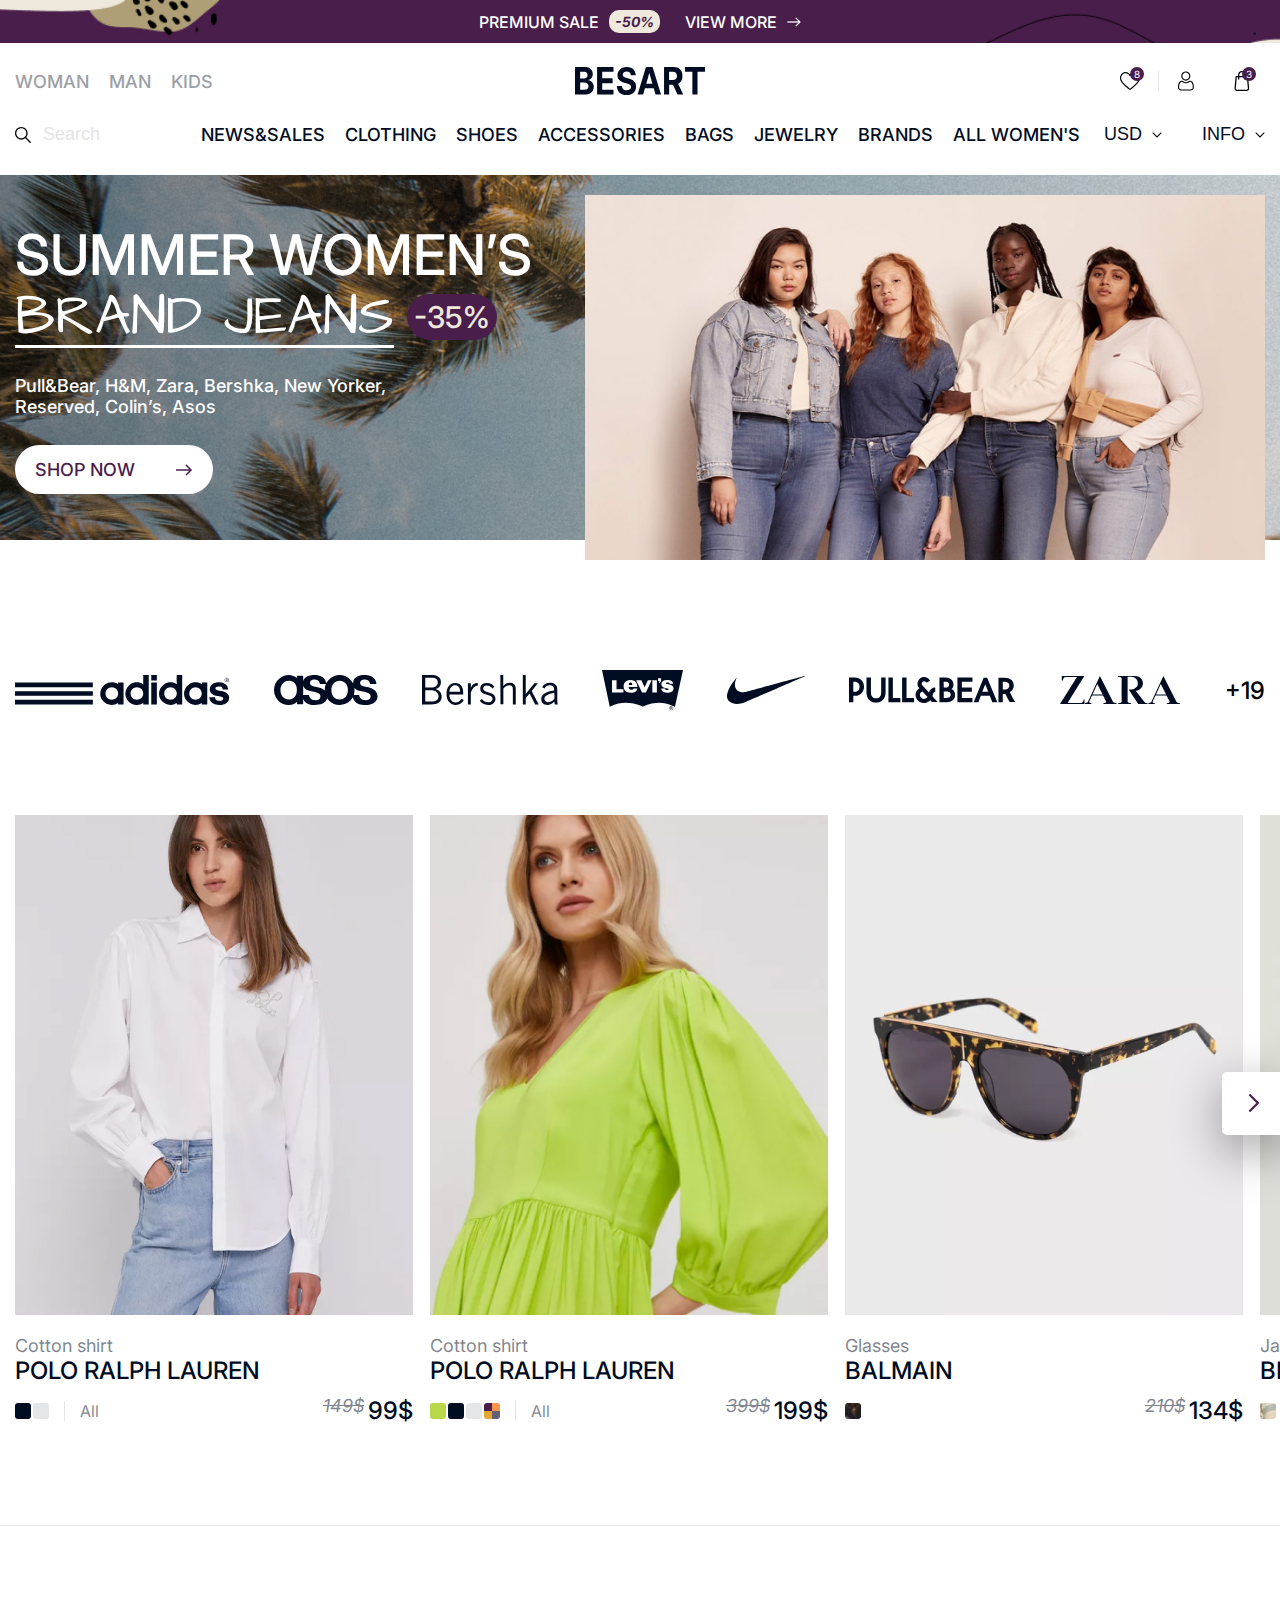
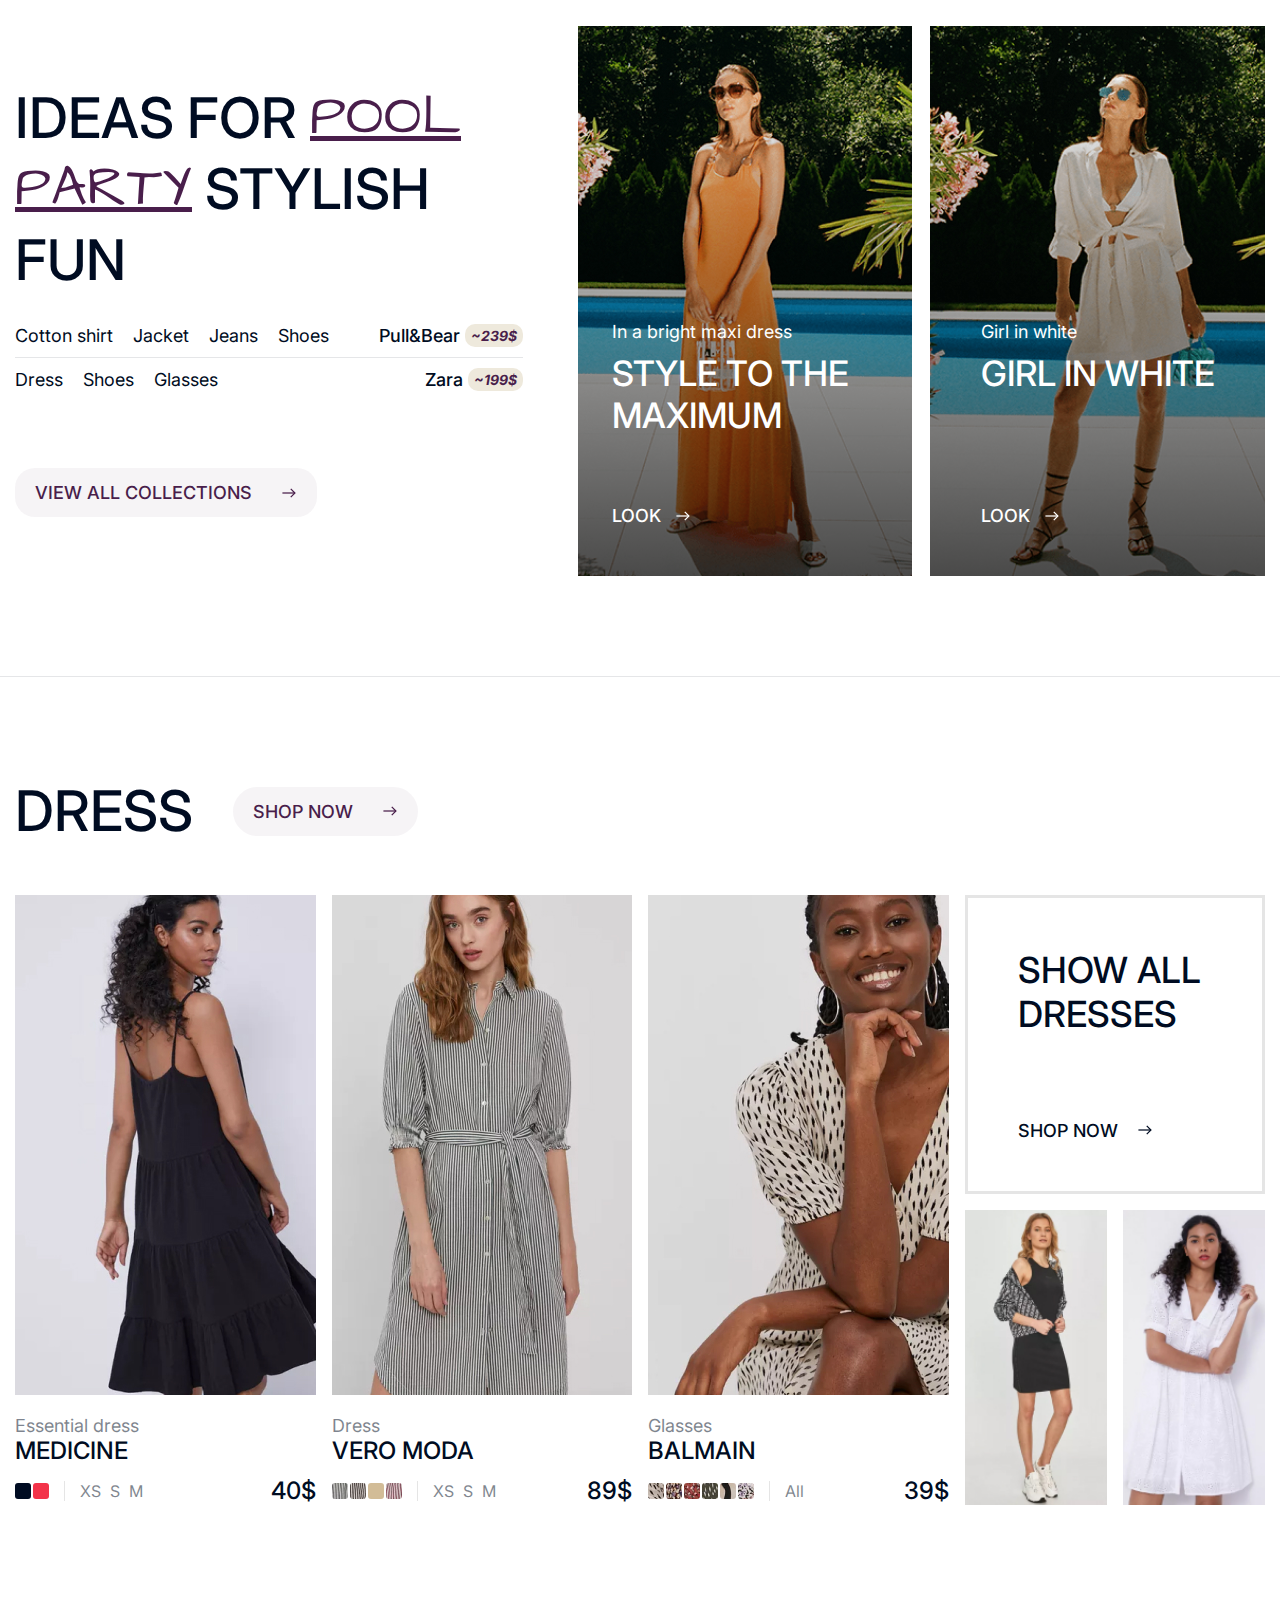
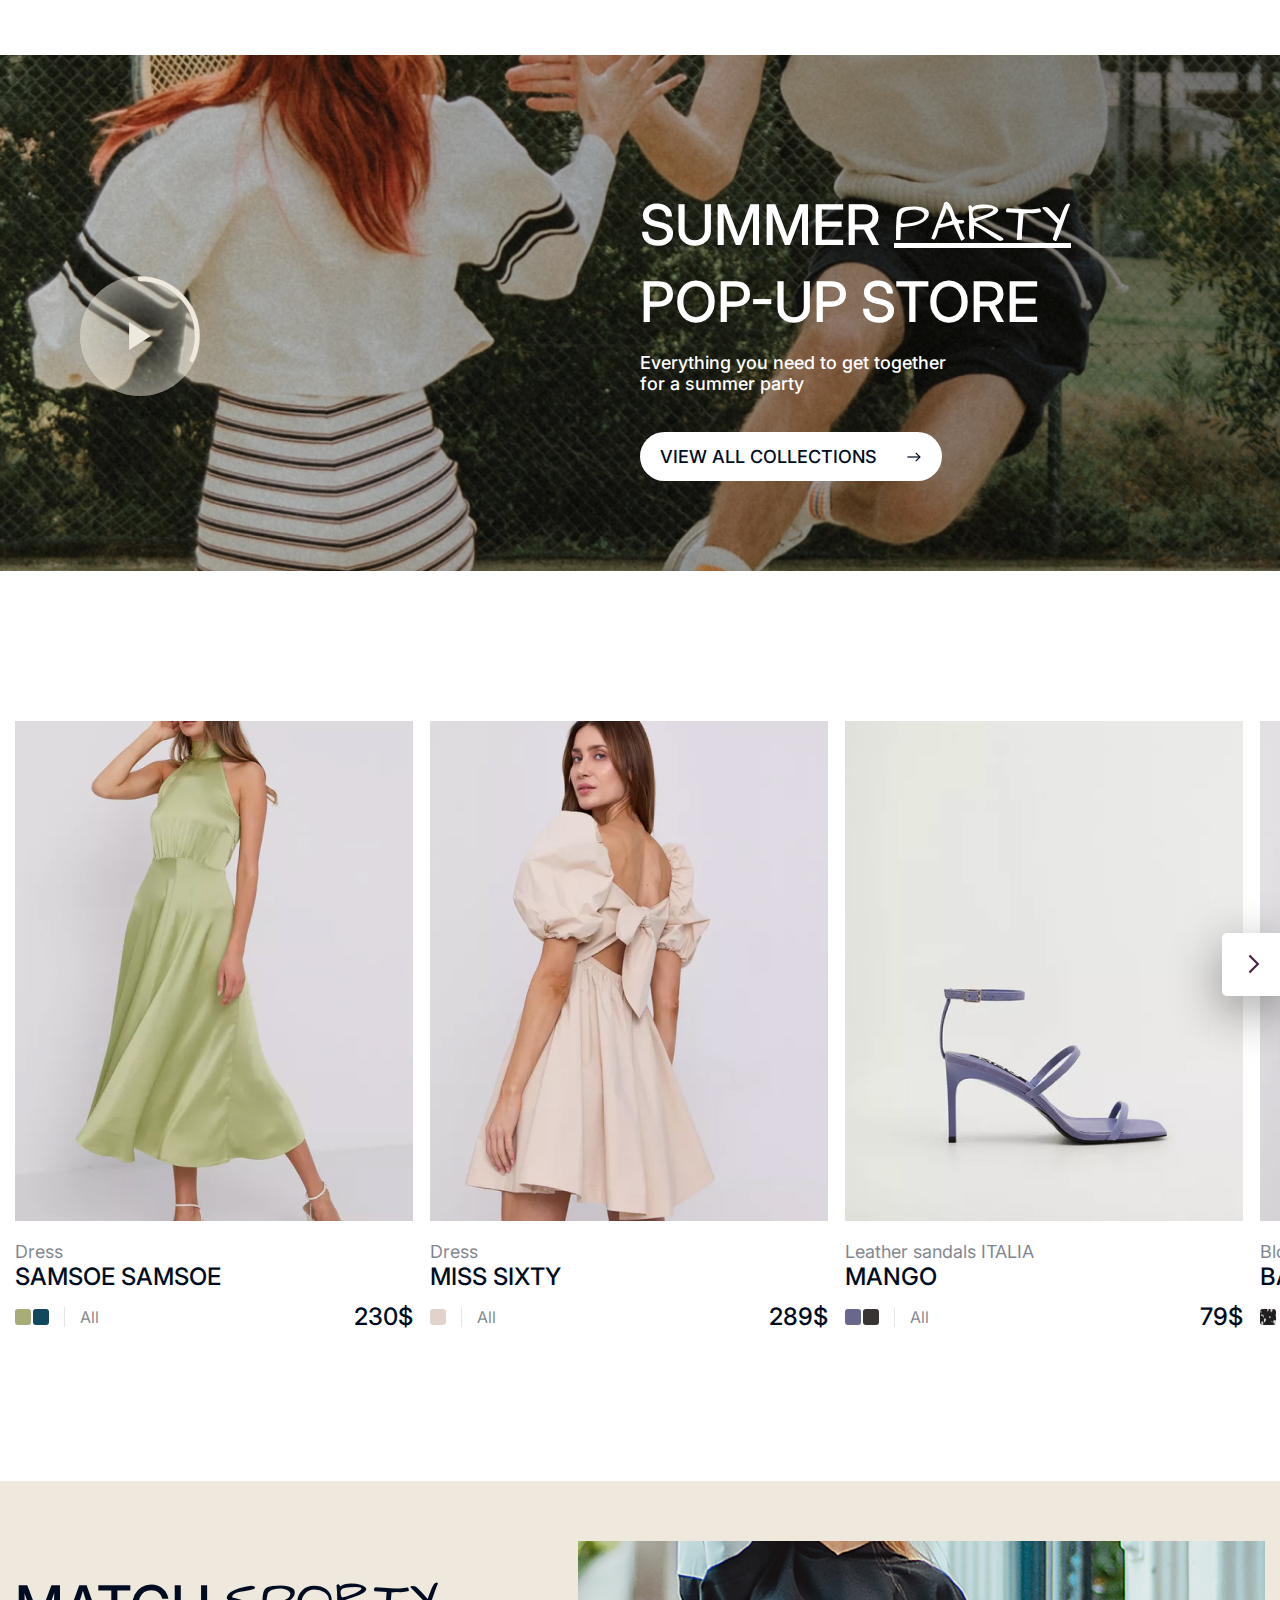
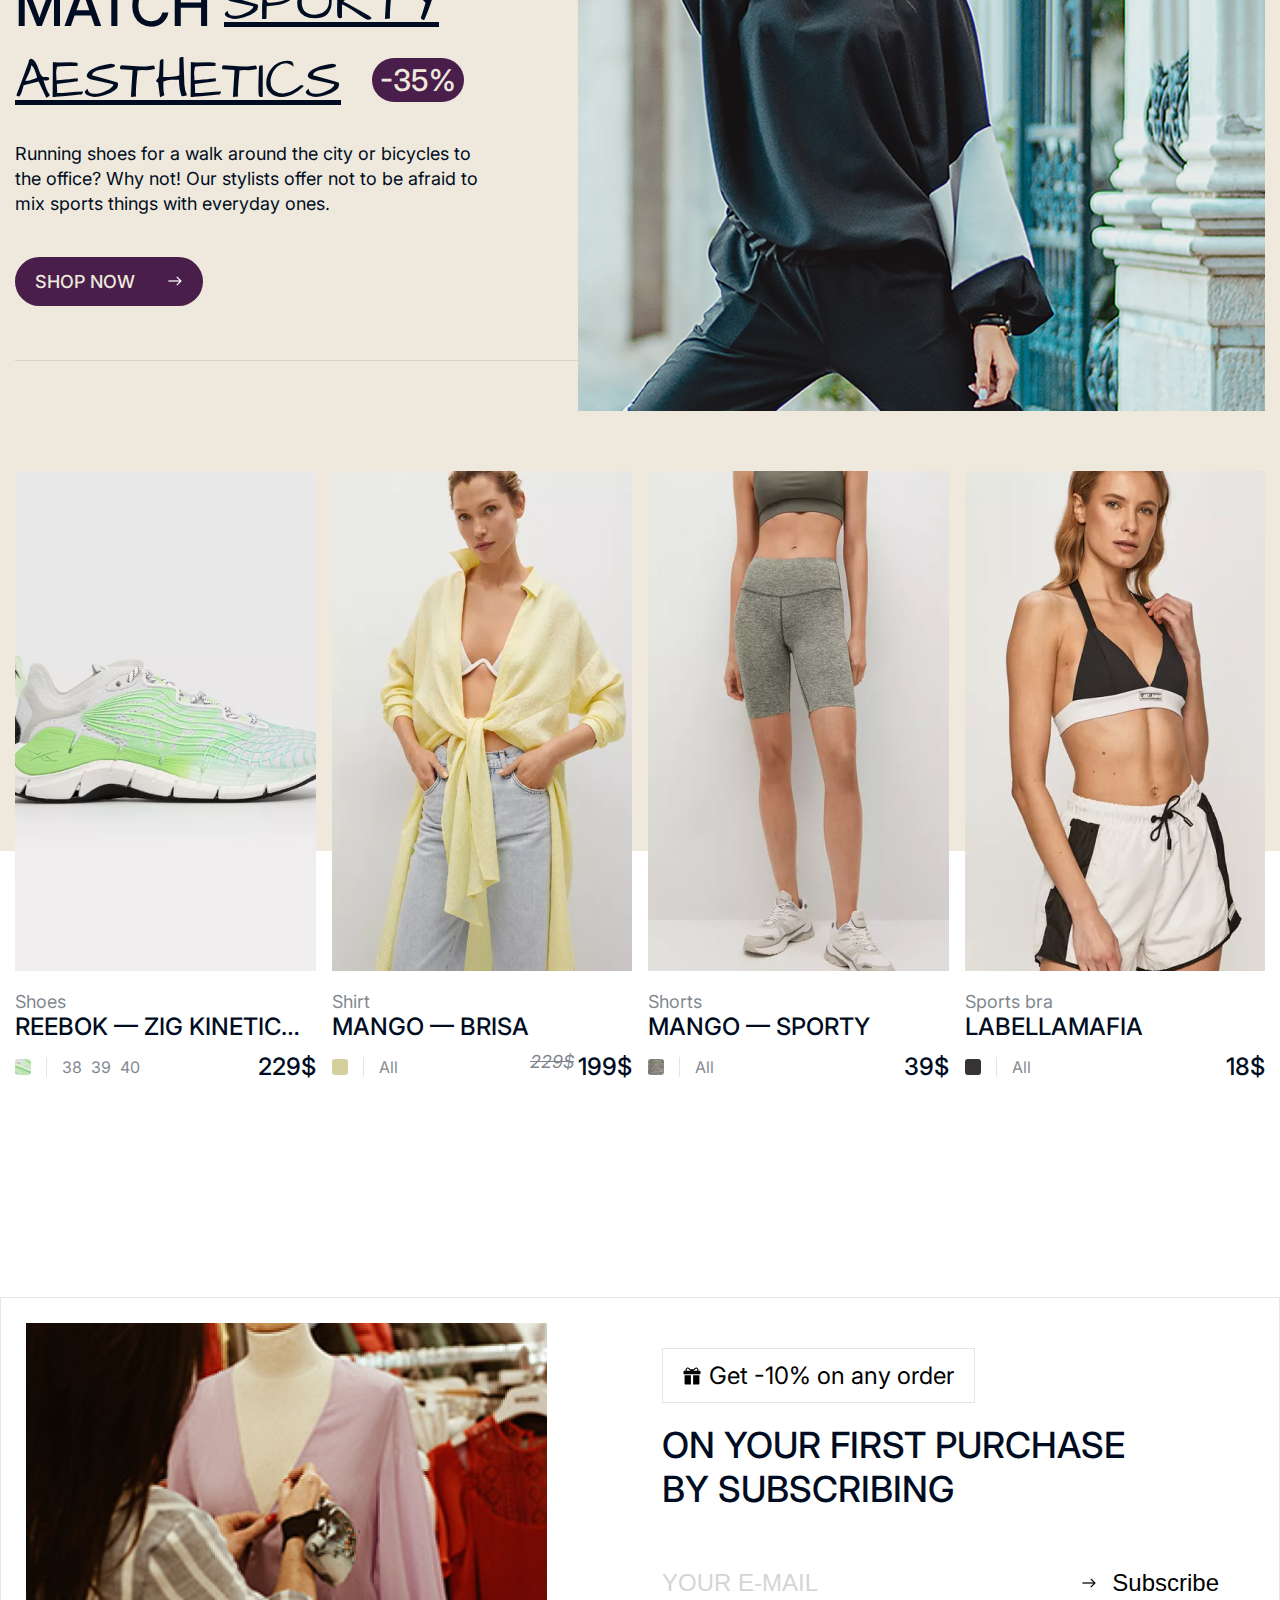
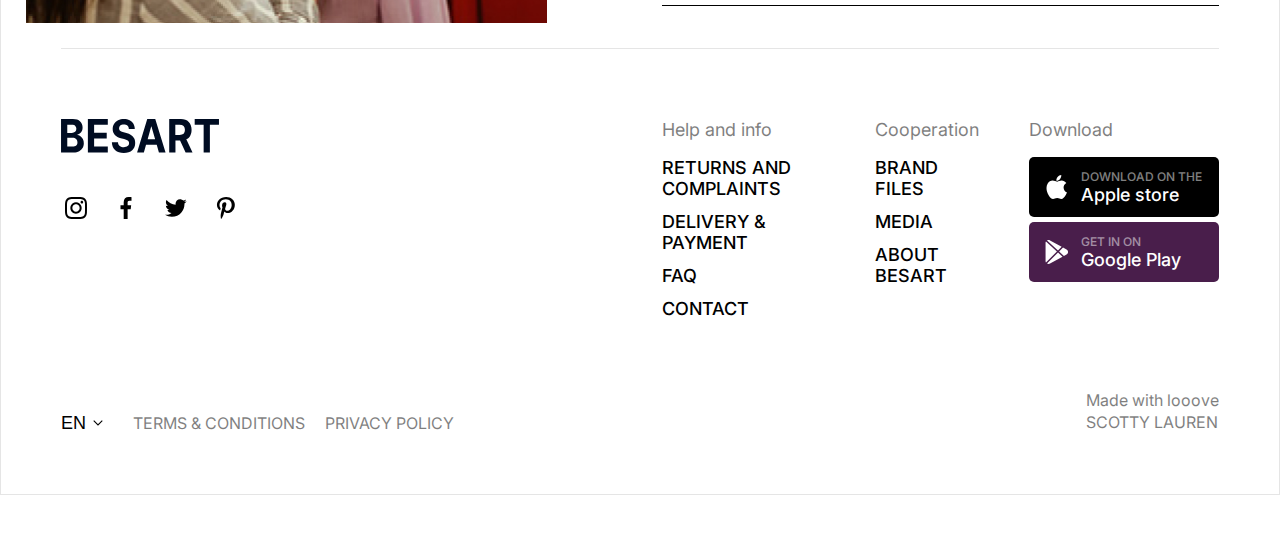
<file: index.html>
<!DOCTYPE html>
<html lang="en">

<head>
    <meta charset="UTF-8">
    <meta name="viewport" content="width=device-width, initial-scale=1.0">
    <link rel="stylesheet" href="css/style.css">
    <link rel="shortcut icon" type="image/svg" href="images/favicon.svg">
    <title>Besart</title>
</head>

<body>
    <div class="wrapper">
        <header class="header">
            <div class="header-top">
                <div class="header-sale">
                    Premium SALE
                    <span>-50%</span>
                </div>

                <a href="#" class="header-more">
                    View more
                    <svg>
                        <use href="#arrow"></use>
                    </svg>
                </a>
            </div>

            <div class="header-middle container">
                <button type="button" class="header-menu-icon">
                    <span></span>
                </button>

                <nav class="header-menu-top menu-top">
                    <ul class="menu-top-list">
                        <li class="menu-top-item"><a href="catalog.html" class="menu-top-link">Woman</a></li>
                        <li class="menu-top-item"><a href="catalog.html" class="menu-top-link">Man</a></li>
                        <li class="menu-top-item"><a href="catalog.html" class="menu-top-link">Kids</a></li>
                    </ul>
                </nav>

                <a href="index.html" class="header-logo">
                    <img src="images/logo.svg" alt="Logo">
                </a>

                <div class="header-options">
                    <button type="button" class="header-btn header-btn-separate">
                        <svg>
                            <use href="#favorite"></use>
                        </svg>
                        <span>8</span>
                    </button>

                    <button type="button" class="header-btn">
                        <svg>
                            <use href="#profile"></use>
                        </svg>
                    </button>

                    <button type="button" class="header-btn">
                        <svg>
                            <use href="#cart"></use>
                        </svg>
                        <span>3</span>
                    </button>
                </div>
            </div>

            <div class="header-bottom container">
                <form action="#" class="header-form">
                    <svg>
                        <use href="#search"></use>
                    </svg>

                    <input type="text" placeholder="Search">
                </form>

                <nav class="header-menu menu">
                    <ul class="menu-list">
                        <li class="menu-item">
                            <a href="catalog.html" class="menu-link">NEWS&Sales</a>
                        </li>
                        <li class="menu-item">
                            <a href="catalog.html" class="menu-link">Clothing</a>
                        </li>
                        <li class="menu-item">
                            <a href="catalog.html" class="menu-link">Shoes</a>
                        </li>
                        <li class="menu-item">
                            <a href="catalog.html" class="menu-link">Accessories</a>
                        </li>
                        <li class="menu-item">
                            <a href="catalog.html" class="menu-link">Bags</a>
                        </li>
                        <li class="menu-item">
                            <a href="catalog.html" class="menu-link">Jewelry</a>
                        </li>
                        <li class="menu-item">
                            <a href="catalog.html" class="menu-link">Brands</a>
                        </li>
                        <li class="menu-item">
                            <a href="catalog.html" class="menu-link">All Women's</a>
                        </li>
                    </ul>
                </nav>

                <div class="header-settings">
                    <button type="button" class="header-setting">
                        USD
                        <svg>
                            <use href="#arrow2"></use>
                        </svg>
                    </button>

                    <button type="button" class="header-setting">
                        INFO
                        <svg>
                            <use href="#arrow2"></use>
                        </svg>
                    </button>
                </div>
            </div>
        </header>

        <div class="page">
            <div class="promo">
                <div class="promo-container container">
                    <div class="promo-info">
                        <h1 class="promo-title">
                            Summer women’s
                        </h1>
                        <div class="promo-intro">
                            <h2 class="promo-subtitle">BRAND jeans</h2>
                            <span class="promo-label">-35%</span>
                        </div>
                        <div class="promo-brands">
                            Pull&Bear, H&M, Zara, Bershka, New Yorker, Reserved, Colin’s, Asos
                        </div>
                        <a href="#" class="promo-btn">
                            Shop now
                            <svg>
                                <use xlink:href="#arrow"></use>
                            </svg>
                        </a>
                    </div>

                    <div class="promo-image">
                        <img src="images/promo/image.jpg" alt="Image">
                    </div>
                </div>
            </div>

            <div class="brands container">
                <div class="brands-body">
                    <a href="#" class="brands-link">
                        <img src="images/brands/adidas.svg" alt="Logo">
                    </a>
                    <a href="#" class="brands-link">
                        <img src="images/brands/asos.svg" alt="Logo">
                    </a>
                    <a href="#" class="brands-link">
                        <img src="images/brands/bershka.svg" alt="Logo">
                    </a>
                    <a href="#" class="brands-link">
                        <img src="images/brands/levi-s.svg" alt="Logo">
                    </a>
                    <a href="#" class="brands-link">
                        <img src="images/brands/nike.svg" alt="Logo">
                    </a>
                    <a href="#" class="brands-link">
                        <img src="images/brands/pull-bear.svg" alt="Logo">
                    </a>
                    <a href="#" class="brands-link">
                        <img src="images/brands/zara.svg" alt="Logo">
                    </a>
                    <a href="#" class="brands-link">
                        +19
                    </a>
                </div>
            </div>

            <div class="slider container">
                <div class="slider-item card">
                    <div class="card-image">
                        <img src="images/goods/image4.jpg" alt="Image">
                        <button type="button" class="card-favorite">
                            <svg>
                                <use href="#favorite"></use>
                            </svg>
                        </button>
                        <button type="button" class="card-buy">
                            <svg>
                                <use href="#cart"></use>
                            </svg>
                            ADD
                        </button>
                    </div>
                    <div class="card-type">Cotton shirt</div>
                    <a href="#" class="card-name">Polo Ralph Lauren</a>
                    <div class="card-footer">
                        <div class="card-colors">
                            <div class="card-color">
                                <img src="images/goods/colors/black.svg" alt="Color">
                            </div>
                            <div class="card-color">
                                <img src="images/goods/colors/gray.svg" alt="Color">
                            </div>
                        </div>
                        <div class="card-sizes">
                            <div class="card-size">All</div>
                        </div>
                        <div class="card-prices">
                            <div class="card-price-old">149$</div>
                            <div class="card-price">99$</div>
                        </div>
                    </div>
                </div>

                <div class="slider-item card">
                    <div class="card-image">
                        <img src="images/goods/image5.jpg" alt="Image">
                        <button type="button" class="card-favorite">
                            <svg>
                                <use href="#favorite"></use>
                            </svg>
                        </button>
                        <button type="button" class="card-buy">
                            <svg>
                                <use href="#cart"></use>
                            </svg>
                            ADD
                        </button>
                    </div>
                    <div class="card-type">Cotton shirt</div>
                    <a href="#" class="card-name">Polo Ralph Lauren</a>
                    <div class="card-footer">
                        <div class="card-colors">
                            <div class="card-color">
                                <img src="images/goods/colors/green.svg" alt="Color">
                            </div>
                            <div class="card-color">
                                <img src="images/goods/colors/black.svg" alt="Color">
                            </div>
                            <div class="card-color">
                                <img src="images/goods/colors/gray.svg" alt="Color">
                            </div>
                            <div class="card-color">
                                <img src="images/goods/colors/mix.jpg" alt="Color">
                            </div>
                        </div>
                        <div class="card-sizes">
                            <div class="card-size">All</div>
                        </div>
                        <div class="card-prices">
                            <div class="card-price-old">399$</div>
                            <div class="card-price">199$</div>
                        </div>
                    </div>
                </div>

                <div class="slider-item card">
                    <div class="card-image">
                        <img src="images/goods/image2.jpg" alt="Image">
                        <button type="button" class="card-favorite">
                            <svg>
                                <use href="#favorite"></use>
                            </svg>
                        </button>
                        <button type="button" class="card-buy">
                            <svg>
                                <use href="#cart"></use>
                            </svg>
                            ADD
                        </button>
                    </div>
                    <div class="card-type">Glasses</div>
                    <a href="#" class="card-name">Balmain</a>
                    <div class="card-footer">
                        <div class="card-colors">
                            <div class="card-color">
                                <img src="images/goods/colors/pattern1.jpg" alt="Color">
                            </div>
                        </div>
                        <div class="card-prices">
                            <div class="card-price-old">210$</div>
                            <div class="card-price">134$</div>
                        </div>
                    </div>
                </div>

                <div class="slider-item card">
                    <div class="card-image">
                        <img src="images/goods/image1.jpg" alt="Image">
                        <button type="button" class="card-favorite">
                            <svg>
                                <use href="#favorite"></use>
                            </svg>
                        </button>
                        <button type="button" class="card-buy">
                            <svg>
                                <use href="#cart"></use>
                            </svg>
                            ADD
                        </button>
                    </div>
                    <div class="card-type">Jacket</div>
                    <a href="#" class="card-name">Beatrice B</a>
                    <div class="card-footer">
                        <div class="card-colors">
                            <div class="card-color">
                                <img src="images/goods/colors/pattern2.jpg" alt="Color">
                            </div>
                        </div>
                        <div class="card-sizes">
                            <div class="card-size">S</div>
                            <div class="card-size">M</div>
                        </div>
                        <div class="card-prices">
                            <div class="card-price-old">499$</div>
                            <div class="card-price">310$</div>
                        </div>
                    </div>
                </div>

                <div class="slider-item card">
                    <div class="card-image">
                        <img src="images/goods/image3.jpg" alt="Image">
                        <button type="button" class="card-favorite">
                            <svg>
                                <use href="#favorite"></use>
                            </svg>
                        </button>
                        <button type="button" class="card-buy">
                            <svg>
                                <use href="#cart"></use>
                            </svg>
                            ADD
                        </button>
                    </div>
                    <div class="card-type">Handbag</div>
                    <a href="#" class="card-name">Liviana Conti</a>
                    <div class="card-footer">
                        <div class="card-colors">
                            <div class="card-color">
                                <img src="images/goods/colors/pattern3.jpg" alt="Color">
                            </div>
                        </div>
                        <div class="card-prices">
                            <div class="card-price-old">399$</div>
                            <div class="card-price">199$</div>
                        </div>
                    </div>
                </div>

                <div class="slider-navigation navigation">
                    <button type="button" class="navigation-prev disable">
                        <svg>
                            <use href="#arrow2"></use>
                        </svg>
                    </button>
                    <button type="button" class="navigation-next">
                        <svg>
                            <use href="#arrow2"></use>
                        </svg>
                    </button>
                </div>
            </div>

            <div class="ideas container">
                <div class="ideas-main">
                    <h2 class="ideas-title">ideas for <span>Pool</span> <span>PARTY</span> stylish fun</h2>

                    <div class="ideas-links">
                        <div class="ideas-row">
                            <div class="ideas-col">
                                <a href="#" class="ideas-link">Cotton shirt</a>
                                <a href="#" class="ideas-link">Jacket</a>
                                <a href="#" class="ideas-link">Jeans</a>
                                <a href="#" class="ideas-link">Shoes</a>
                            </div>
                            <div class="ideas-col">
                                <a href="#" class="ideas-brand">Pull&Bear</a>
                                <span class="ideas-price">~239$</span>
                            </div>
                        </div>

                        <div class="ideas-row">
                            <div class="ideas-col">
                                <a href="#" class="ideas-link">Dress</a>
                                <a href="#" class="ideas-link">Shoes</a>
                                <a href="#" class="ideas-link">Glasses</a>
                            </div>
                            <div class="ideas-col">
                                <a href="#" class="ideas-brand">Zara</a>
                                <span class="ideas-price">~199$</span>
                            </div>
                        </div>
                    </div>

                    <a href="#" class="ideas-all">
                        View all Collections
                        <svg>
                            <use href="#arrow"></use>
                        </svg>
                    </a>
                </div>

                <div class="ideas-cards">
                    <a href="#" class="ideas-card card-ideas">
                        <div class="card-ideas-image">
                            <img src="images/ideas/image1.jpg" alt="Image">
                        </div>
                        <div class="card-ideas-info">
                            <h3 class="card-ideas-title">Style to the maximum</h3>
                            <p class="card-ideas-desc">In a bright maxi dress</p>
                            <div class="card-ideas-look">
                                Look
                                <svg>
                                    <use href="#arrow"></use>
                                </svg>
                            </div>
                        </div>
                    </a>

                    <a href="#" class="ideas-card card-ideas">
                        <div class="card-ideas-image">
                            <img src="images/ideas/image2.jpg" alt="Image">
                        </div>
                        <div class="card-ideas-info">
                            <h3 class="card-ideas-title">Girl in white</h3>
                            <p class="card-ideas-desc">Girl in white</p>
                            <div class="card-ideas-look">
                                Look
                                <svg>
                                    <use href="#arrow"></use>
                                </svg>
                            </div>
                        </div>
                    </a>
                </div>
            </div>

            <div class="category container">
                <div class="category-header">
                    <h2 class="category-title">Dress</h2>
                    <a href="#" class="category-all">
                        SHOP NOW
                        <svg>
                            <use href="#arrow"></use>
                        </svg>
                    </a>
                </div>

                <div class="category-body">
                    <div class="category-item card">
                        <div class="card-image">
                            <img src="images/goods/image6.jpg" alt="Image">
                            <button type="button" class="card-favorite">
                                <svg>
                                    <use href="#favorite"></use>
                                </svg>
                            </button>
                            <button type="button" class="card-buy">
                                <svg>
                                    <use href="#cart"></use>
                                </svg>
                                ADD
                            </button>
                        </div>
                        <div class="card-type">Essential dress</div>
                        <a href="#" class="card-name">Medicine</a>
                        <div class="card-footer">
                            <div class="card-colors">
                                <div class="card-color">
                                    <img src="images/goods/colors/black.svg" alt="Color">
                                </div>
                                <div class="card-color">
                                    <img src="images/goods/colors/red.svg" alt="Color">
                                </div>
                            </div>
                            <div class="card-sizes">
                                <div class="card-size">XS</div>
                                <div class="card-size">S</div>
                                <div class="card-size">M</div>
                            </div>
                            <div class="card-prices">
                                <div class="card-price">40$</div>
                            </div>
                        </div>
                    </div>

                    <div class="category-item card">
                        <div class="card-image">
                            <img src="images/goods/image7.jpg" alt="Image">
                            <button type="button" class="card-favorite">
                                <svg>
                                    <use href="#favorite"></use>
                                </svg>
                            </button>
                            <button type="button" class="card-buy">
                                <svg>
                                    <use href="#cart"></use>
                                </svg>
                                ADD
                            </button>
                        </div>
                        <div class="card-type">Dress</div>
                        <a href="#" class="card-name">Vero Moda</a>
                        <div class="card-footer">
                            <div class="card-colors">
                                <div class="card-color">
                                    <img src="images/goods/colors/pattern2-1.jpg" alt="Color">
                                </div>
                                <div class="card-color">
                                    <img src="images/goods/colors/pattern2-2.jpg" alt="Color">
                                </div>
                                <div class="card-color">
                                    <img src="images/goods/colors/pattern2-3.jpg" alt="Color">
                                </div>
                                <div class="card-color">
                                    <img src="images/goods/colors/pattern2-4.jpg" alt="Color">
                                </div>
                            </div>
                            <div class="card-sizes">
                                <div class="card-size">XS</div>
                                <div class="card-size">S</div>
                                <div class="card-size">M</div>
                            </div>
                            <div class="card-prices">
                                <div class="card-price">89$</div>
                            </div>
                        </div>
                    </div>

                    <div class="category-item card">
                        <div class="card-image">
                            <img src="images/goods/image8.jpg" alt="Image">
                            <button type="button" class="card-favorite">
                                <svg>
                                    <use href="#favorite"></use>
                                </svg>
                            </button>
                            <button type="button" class="card-buy">
                                <svg>
                                    <use href="#cart"></use>
                                </svg>
                                ADD
                            </button>
                        </div>
                        <div class="card-type">Glasses</div>
                        <a href="#" class="card-name">Balmain</a>
                        <div class="card-footer">
                            <div class="card-colors">
                                <div class="card-color">
                                    <img src="images/goods/colors/pattern2-5.jpg" alt="Color">
                                </div>
                                <div class="card-color">
                                    <img src="images/goods/colors/pattern2-6.jpg" alt="Color">
                                </div>
                                <div class="card-color">
                                    <img src="images/goods/colors/pattern2-7.jpg" alt="Color">
                                </div>
                                <div class="card-color">
                                    <img src="images/goods/colors/pattern2-8.jpg" alt="Color">
                                </div>
                                <div class="card-color">
                                    <img src="images/goods/colors/pattern2-9.jpg" alt="Color">
                                </div>
                                <div class="card-color">
                                    <img src="images/goods/colors/pattern2-10.jpg" alt="Color">
                                </div>
                            </div>
                            <div class="card-sizes">
                                <div class="card-size">All</div>
                            </div>
                            <div class="card-prices">
                                <div class="card-price">39$</div>
                            </div>
                        </div>
                    </div>

                    <div class="category-extra extra-category">
                        <a href="#" class="extra-category-main">
                            <h3 class="extra-category-title">Show all dresses</h3>
                            <div class="extra-category-all">
                                SHOP NOW
                                <svg>
                                    <use href="#arrow"></use>
                                </svg>
                            </div>
                        </a>
                        <div class="extra-category-images">
                            <a href="#" class="extra-category-image">
                                <img src="images/goods/image9.jpg" alt="Image">
                            </a>
                            <a href="#" class="extra-category-image">
                                <img src="images/goods/image10.jpg" alt="Image">
                            </a>
                        </div>
                    </div>
                </div>
            </div>

            <div class="video container">
                <div class="video-bg">
                    <img src="images/video/bg.jpg" alt="Background">
                </div>

                <div class="video-controls">
                    <button type="button" class="video-play">
                        <svg>
                            <use href="#play"></use>
                        </svg>
                        <svg class="video-progress">
                            <use href="#progress"></use>
                        </svg>
                    </button>
                </div>

                <div class="video-info">
                    <h2 class="video-title">Summer <span>party</span> pop-up store</h2>
                    <p class="video-desc">
                        Everything you need to get together for a summer party
                    </p>
                    <a href="#" class="video-link">
                        View all Collections
                        <svg>
                            <use href="#arrow"></use>
                        </svg>
                    </a>
                </div>
            </div>

            <div class="slider slider2 container">
                <div class="slider-item card">
                    <div class="card-image">
                        <img src="images/goods/image11.jpg" alt="Image">
                        <button type="button" class="card-favorite">
                            <svg>
                                <use href="#favorite"></use>
                            </svg>
                        </button>
                        <button type="button" class="card-buy">
                            <svg>
                                <use href="#cart"></use>
                            </svg>
                            ADD
                        </button>
                    </div>
                    <div class="card-type">Dress</div>
                    <a href="#" class="card-name">Samsoe Samsoe</a>
                    <div class="card-footer">
                        <div class="card-colors">
                            <div class="card-color">
                                <img src="images/goods/colors/green2.svg" alt="Color">
                            </div>
                            <div class="card-color">
                                <img src="images/goods/colors/blue2.svg" alt="Color">
                            </div>
                        </div>
                        <div class="card-sizes">
                            <div class="card-size">All</div>
                        </div>
                        <div class="card-prices">
                            <div class="card-price">230$</div>
                        </div>
                    </div>
                </div>

                <div class="slider-item card">
                    <div class="card-image">
                        <img src="images/goods/image12.jpg" alt="Image">
                        <button type="button" class="card-favorite">
                            <svg>
                                <use href="#favorite"></use>
                            </svg>
                        </button>
                        <button type="button" class="card-buy">
                            <svg>
                                <use href="#cart"></use>
                            </svg>
                            ADD
                        </button>
                    </div>
                    <div class="card-type">Dress</div>
                    <a href="#" class="card-name">Miss Sixty</a>
                    <div class="card-footer">
                        <div class="card-colors">
                            <div class="card-color">
                                <img src="images/goods/colors/pink.svg" alt="Color">
                            </div>
                        </div>
                        <div class="card-sizes">
                            <div class="card-size">All</div>
                        </div>
                        <div class="card-prices">
                            <div class="card-price">289$</div>
                        </div>
                    </div>
                </div>

                <div class="slider-item card">
                    <div class="card-image">
                        <img src="images/goods/image13.jpg" alt="Image">
                        <button type="button" class="card-favorite">
                            <svg>
                                <use href="#favorite"></use>
                            </svg>
                        </button>
                        <button type="button" class="card-buy">
                            <svg>
                                <use href="#cart"></use>
                            </svg>
                            ADD
                        </button>
                    </div>
                    <div class="card-type">Leather sandals ITALIA</div>
                    <a href="#" class="card-name">Mango</a>
                    <div class="card-footer">
                        <div class="card-colors">
                            <div class="card-color">
                                <img src="images/goods/colors/purple.svg" alt="Color">
                            </div>
                            <div class="card-color">
                                <img src="images/goods/colors/brown.svg" alt="Color">
                            </div>
                        </div>
                        <div class="card-sizes">
                            <div class="card-size">All</div>
                        </div>
                        <div class="card-prices">
                            <div class="card-price">79$</div>
                        </div>
                    </div>
                </div>

                <div class="slider-item card">
                    <div class="card-image">
                        <img src="images/goods/image14.jpg" alt="Image">
                        <button type="button" class="card-favorite">
                            <svg>
                                <use href="#favorite"></use>
                            </svg>
                        </button>
                        <button type="button" class="card-buy">
                            <svg>
                                <use href="#cart"></use>
                            </svg>
                            ADD
                        </button>
                    </div>
                    <div class="card-type">Blouse</div>
                    <a href="#" class="card-name">Bardot</a>
                    <div class="card-footer">
                        <div class="card-colors">
                            <div class="card-color">
                                <img src="images/goods/colors/pattern3-1.jpg" alt="Color">
                            </div>
                        </div>
                        <div class="card-sizes">
                            <div class="card-size">S</div>
                            <div class="card-size">M</div>
                        </div>
                        <div class="card-prices">
                            <div class="card-price-old">229$</div>
                            <div class="card-price">199$</div>
                        </div>
                    </div>
                </div>

                <div class="slider-item card">
                    <div class="card-image">
                        <img src="images/goods/image15.jpg" alt="Image">
                        <button type="button" class="card-favorite">
                            <svg>
                                <use href="#favorite"></use>
                            </svg>
                        </button>
                        <button type="button" class="card-buy">
                            <svg>
                                <use href="#cart"></use>
                            </svg>
                            ADD
                        </button>
                    </div>
                    <div class="card-type">Pants</div>
                    <a href="#" class="card-name">Marciano Guess</a>
                    <div class="card-footer">
                        <div class="card-colors">
                            <div class="card-color">
                                <img src="images/goods/colors/gray.svg" alt="Color">
                            </div>
                        </div>
                        <div class="card-sizes">
                            <div class="card-size">S</div>
                            <div class="card-size">M</div>
                        </div>
                        <div class="card-prices">
                            <div class="card-price-old">399$</div>
                            <div class="card-price">199$</div>
                        </div>
                    </div>
                </div>

                <div class="slider-navigation navigation">
                    <button type="button" class="navigation-prev disable">
                        <svg>
                            <use href="#arrow2"></use>
                        </svg>
                    </button>
                    <button type="button" class="navigation-next">
                        <svg>
                            <use href="#arrow2"></use>
                        </svg>
                    </button>
                </div>
            </div>

            <div class="match container">
                <div class="match-body">
                    <div class="match-info">
                        <div class="match-header">
                            <h2 class="match-title">
                                Match
                                <span>Sporty</span>
                                <span>aesthetics</span>
                            </h2>

                            <div class="match-sale">-35%</div>
                        </div>

                        <p class="match-desc">
                            Running shoes for a walk around the city or bicycles to the office? Why not! Our
                            stylists offer not to be afraid to mix sports things with everyday ones.
                        </p>

                        <a href="#" class="match-link">
                            Shop now
                            <svg>
                                <use href="#arrow"></use>
                            </svg>
                        </a>
                    </div>

                    <div class="match-image">
                        <img src="images/match/image.jpg" alt="Image">
                    </div>
                </div>

                <div class="match-grid">
                    <div class="match-item card">
                        <div class="card-image">
                            <img src="images/goods/image21.jpg" alt="Image">
                            <button type="button" class="card-favorite">
                                <svg>
                                    <use href="#favorite"></use>
                                </svg>
                            </button>
                            <button type="button" class="card-buy">
                                <svg>
                                    <use href="#cart"></use>
                                </svg>
                                ADD
                            </button>
                        </div>
                        <div class="card-type">Shoes</div>
                        <a href="#" class="card-name">Reebok — Zig Kinetica II</a>
                        <div class="card-footer">
                            <div class="card-colors">
                                <div class="card-color">
                                    <img src="images/goods/colors/pattern4-1.jpg" alt="Color">
                                </div>
                            </div>
                            <div class="card-sizes">
                                <div class="card-size">38</div>
                                <div class="card-size">39</div>
                                <div class="card-size">40</div>
                            </div>
                            <div class="card-prices">
                                <div class="card-price">229$</div>
                            </div>
                        </div>
                    </div>

                    <div class="match-item card">
                        <div class="card-image">
                            <img src="images/goods/image22.jpg" alt="Image">
                            <button type="button" class="card-favorite">
                                <svg>
                                    <use href="#favorite"></use>
                                </svg>
                            </button>
                            <button type="button" class="card-buy">
                                <svg>
                                    <use href="#cart"></use>
                                </svg>
                                ADD
                            </button>
                        </div>
                        <div class="card-type">Shirt</div>
                        <a href="#" class="card-name">Mango — BRISA</a>
                        <div class="card-footer">
                            <div class="card-colors">
                                <div class="card-color">
                                    <img src="images/goods/colors/yellow.svg" alt="Color">
                                </div>
                            </div>
                            <div class="card-sizes">
                                <div class="card-size">All</div>
                            </div>
                            <div class="card-prices">
                                <div class="card-price-old">229$</div>
                                <div class="card-price">199$</div>
                            </div>
                        </div>
                    </div>

                    <div class="match-item card">
                        <div class="card-image">
                            <img src="images/goods/image23.jpg" alt="Image">
                            <button type="button" class="card-favorite">
                                <svg>
                                    <use href="#favorite"></use>
                                </svg>
                            </button>
                            <button type="button" class="card-buy">
                                <svg>
                                    <use href="#cart"></use>
                                </svg>
                                ADD
                            </button>
                        </div>
                        <div class="card-type">Shorts</div>
                        <a href="#" class="card-name">Mango — SPORTY</a>
                        <div class="card-footer">
                            <div class="card-colors">
                                <div class="card-color">
                                    <img src="images/goods/colors/pattern4-2.jpg" alt="Color">
                                </div>
                            </div>
                            <div class="card-sizes">
                                <div class="card-size">All</div>
                            </div>
                            <div class="card-prices">
                                <div class="card-price">39$</div>
                            </div>
                        </div>
                    </div>

                    <div class="match-item card">
                        <div class="card-image">
                            <img src="images/goods/image24.jpg" alt="Image">
                            <button type="button" class="card-favorite">
                                <svg>
                                    <use href="#favorite"></use>
                                </svg>
                            </button>
                            <button type="button" class="card-buy">
                                <svg>
                                    <use href="#cart"></use>
                                </svg>
                                ADD
                            </button>
                        </div>
                        <div class="card-type">Sports bra</div>
                        <a href="#" class="card-name">LaBellaMafia</a>
                        <div class="card-footer">
                            <div class="card-colors">
                                <div class="card-color">
                                    <img src="images/goods/colors/brown.svg" alt="Color">
                                </div>
                            </div>
                            <div class="card-sizes">
                                <div class="card-size">All</div>
                            </div>
                            <div class="card-prices">
                                <div class="card-price">18$</div>
                            </div>
                        </div>
                    </div>
                </div>
            </div>
        </div>

        <footer class="footer">
            <div class="footer-container container">
                <div class="footer-top top-footer">
                    <div class="top-footer-image">
                        <img src="images/footer/image.jpg" alt="Image">
                    </div>
                    <div class="top-footer-info">
                        <a href="#" class="top-footer-gift">
                            <svg>
                                <use href="#gift"></use>
                            </svg>
                            Get -10% on any order
                        </a>
                        <h2 class="top-footer-title">On your first purchase by subscribing</h2>
                        <form action="#" class="top-footer-form">
                            <input type="text" placeholder="YOUR E-MAIL">
                            <button class="top-footer-submit">
                                <svg>
                                    <use href="#arrow"></use>
                                </svg>
                                Subscribe
                            </button>
                        </form>
                    </div>
                </div>

                <div class="footer-middle middle-footer">
                    <div class="middle-footer-main">
                        <a href="#" class="middle-footer-logo">
                            <img src="images/logo.svg" alt="Logo">
                        </a>

                        <div class="middle-footer-socials">
                            <a href="#" class="middle-footer-social">
                                <svg>
                                    <use href="#instagram"></use>
                                </svg>
                            </a>
                            <a href="#" class="middle-footer-social">
                                <svg>
                                    <use href="#facebook"></use>
                                </svg>
                            </a>
                            <a href="#" class="middle-footer-social">
                                <svg>
                                    <use href="#twitter"></use>
                                </svg>
                            </a>
                            <a href="#" class="middle-footer-social">
                                <svg>
                                    <use href="#pinterest"></use>
                                </svg>
                            </a>
                        </div>
                    </div>

                    <div class="middle-footer-links">
                        <nav class="middle-footer-menu">
                            <h3 class="middle-footer-title">Help and info</h3>
                            <ul class="middle-footer-list">
                                <li class="middle-footer-item">
                                    <a href="#" class="middle-footer-link">Returns and complaints</a>
                                </li>
                                <li class="middle-footer-item">
                                    <a href="#" class="middle-footer-link">DELIVERY & Payment</a>
                                </li>
                                <li class="middle-footer-item">
                                    <a href="#" class="middle-footer-link">FAQ</a>
                                </li>
                                <li class="middle-footer-item">
                                    <a href="#" class="middle-footer-link">Contact</a>
                                </li>
                            </ul>
                        </nav>

                        <nav class="middle-footer-menu">
                            <h3 class="middle-footer-title">Cooperation</h3>
                            <ul class="middle-footer-list">
                                <li class="middle-footer-item">
                                    <a href="#" class="middle-footer-link">BRAND FILES</a>
                                </li>
                                <li class="middle-footer-item">
                                    <a href="#" class="middle-footer-link">MEDIA</a>
                                </li>
                                <li class="middle-footer-item">
                                    <a href="#" class="middle-footer-link">About BESART</a>
                                </li>
                            </ul>
                        </nav>

                        <div class="middle-footer-downloads">
                            <h3 class="middle-footer-title">Download</h3>
                            <a href="#" class="middle-footer-btn middle-footer-btn-apple">
                                <svg>
                                    <use href="#apple"></use>
                                </svg>
                                <div>
                                    <span>Download on the</span>
                                    Apple store
                                </div>
                            </a>
                            <a href="#" class="middle-footer-btn middle-footer-btn-google">
                                <svg>
                                    <use href="#google"></use>
                                </svg>
                                <div>
                                    <span>GET IN On</span>
                                    Google Play
                                </div>
                            </a>
                        </div>
                    </div>
                </div>

                <div class="footer-bottom bottom-footer">
                    <div class="bottom-footer-options">
                        <button type="button" class="bottom-footer-lang">
                            EN
                            <svg>
                                <use href="#arrow2"></use>
                            </svg>
                        </button>
                        <a href="#" class="bottom-footer-link">Terms & Conditions</a>
                        <a href="#" class="bottom-footer-link">Privacy Policy</a>
                    </div>

                    <div class="bottom-footer-rights">
                        Made with looove
                        <span>Scotty Lauren</span>
                    </div>
                </div>
            </div>
        </footer>
    </div>

    <svg>
        <symbol viewBox="0 0 17 12" fill="none" id="arrow">
            <path d="M0.000978281 6H15.001" stroke-width="1.5" />
            <path d="M10 0.998043L15 5.99853L10 11" stroke-width="1.5" />
        </symbol>

        <symbol viewBox="0 0 18 17" id="favorite">
            <path fill-rule="evenodd" clip-rule="evenodd"
                d="M5.02398 1.55348C3.93277 1.55348 2.93034 1.98898 2.20108 2.77984C1.46098 3.58264 1.05334 4.69237 1.05334 5.90473C1.05334 7.18391 1.52876 8.32795 2.59473 9.61413C3.62502 10.8574 5.15748 12.1633 6.93185 13.6755L6.93514 13.6782C7.55545 14.2069 8.25864 14.8062 8.9905 15.4461C9.72675 14.8049 10.431 14.2047 11.0526 13.6752C12.8268 12.163 14.3591 10.8574 15.3894 9.61412C16.4552 8.32794 16.9307 7.18391 16.9307 5.90472C16.9307 4.69236 16.523 3.58263 15.7829 2.77983C15.0538 1.98897 14.0513 1.55347 12.9602 1.55347C12.1608 1.55347 11.4269 1.80758 10.7789 2.30866C10.2014 2.75541 9.79906 3.32015 9.5632 3.71531C9.44191 3.91851 9.22841 4.0398 8.99201 4.0398C8.7556 4.0398 8.54211 3.91851 8.42082 3.71531C8.1851 3.32015 7.78281 2.75541 7.20516 2.30866C6.55713 1.80758 5.82321 1.55347 5.02398 1.55347V1.55348ZM8.99201 16.5C8.73598 16.5 8.48915 16.4073 8.29678 16.2388C7.57027 15.6035 6.86983 15.0065 6.25185 14.4799L6.24869 14.4772C4.43687 12.9332 2.8723 11.5998 1.78369 10.2863C0.5668 8.81791 0 7.42567 0 5.90473C0 4.42701 0.50671 3.06372 1.42668 2.06581C2.35763 1.0561 3.63503 0.5 5.02398 0.5C6.06209 0.5 7.0128 0.8282 7.84962 1.47541C8.27194 1.8021 8.65475 2.20192 8.99201 2.66829C9.3294 2.20192 9.71207 1.8021 10.1345 1.47541C10.9714 0.8282 11.9221 0.5 12.9602 0.5C14.349 0.5 15.6265 1.0561 16.5575 2.06581C17.4774 3.06372 17.984 4.42701 17.984 5.90473C17.984 7.42567 17.4174 8.81791 16.2005 10.2862C15.1119 11.5998 13.5474 12.933 11.7359 14.4769C11.1168 15.0043 10.4153 15.6023 9.6871 16.239C9.49487 16.4073 9.2479 16.5 8.99201 16.5V16.5Z" />
        </symbol>

        <symbol viewBox="0 0 15 20" id="cart">
            <path fill-rule="evenodd" clip-rule="evenodd"
                d="M13.0665 18.3438C12.8265 18.605 12.499 18.75 12.1428 18.75H2.50028C2.14528 18.75 1.81654 18.605 1.57779 18.3425C1.33778 18.08 1.22403 17.7412 1.25654 17.3862L2.26779 6.24999H3.57152V8.12499C3.57152 8.46999 3.85152 8.74999 4.19653 8.74999C4.54152 8.74999 4.82153 8.46999 4.82153 8.12499V6.24999H9.82153V8.12499C9.82153 8.46999 10.1015 8.74999 10.4465 8.74999C10.7915 8.74999 11.0715 8.46999 11.0715 8.12499V6.24999H12.3753L13.3878 17.3875C13.4203 17.7412 13.3065 18.0812 13.0665 18.3437V18.3438ZM4.82154 3.75C4.82154 2.37125 5.94277 1.25 7.32153 1.25C7.99278 1.25 8.62153 1.50875 9.09278 1.97875C9.56404 2.44875 9.82154 3.07875 9.82154 3.75V5H4.82154V3.75ZM14.634 17.2738L13.5703 5.56875C13.5403 5.24625 13.2703 5 12.9465 5H11.0715V3.75C11.0715 2.745 10.6828 1.80125 9.97654 1.095C9.27029 0.38875 8.32654 0 7.32153 0C5.25404 0 3.57153 1.6825 3.57153 3.75V5H1.69653C1.3728 5 1.10279 5.24625 1.07405 5.56875L0.010278 17.2738C-0.053472 17.9713 0.181538 18.6688 0.654028 19.1863C1.12653 19.7038 1.79904 20 2.50027 20H12.144C12.8453 20 13.5178 19.7038 13.9903 19.1863C14.4628 18.6688 14.6965 17.9713 14.634 17.2738H14.634Z" />
        </symbol>

        <symbol viewBox="0 0 17 28" fill="none" id="arrow2">
            <path d="M2.00048 2.00098L14.0005 14.0011L2.00048 26.0012" stroke-width="3" />
        </symbol>

        <symbol viewBox="0 0 28 36" id="play">
            <path fill-rule="evenodd" clip-rule="evenodd" d="M28 18L0 36L0 0L28 18Z" />
        </symbol>

        <symbol viewBox="0 0 126 126" fill="none" id="progress">
            <path fill-rule="evenodd" clip-rule="evenodd"
                d="M3 63C3 29.8629 29.8629 3 63 3C96.1371 3 123 29.8629 123 63C123 96.1371 96.1371 123 63 123C29.8629 123 3 96.1371 3 63Z"
                stroke-width="5" stroke-linecap="round" stroke-linejoin="round" />
        </symbol>

        <symbol viewBox="0 0 16 20" id="profile">
            <path fill-rule="evenodd" clip-rule="evenodd"
                d="M5.35787 2.62785C6.04049 1.94524 6.84123 1.61343 7.80608 1.61343C8.77077 1.61343 9.57167 1.94524 10.2544 2.62785C10.937 3.3106 11.269 4.1115 11.269 5.07605C11.269 6.04089 10.937 6.84165 10.2544 7.5244C9.57166 8.20715 8.77077 8.53897 7.80608 8.53897C6.84153 8.53897 6.04077 8.20701 5.35787 7.5244C4.67512 6.84179 4.34316 6.04089 4.34316 5.07605C4.34316 4.1115 4.67511 3.3106 5.35787 2.62785ZM7.80608 9.65239C9.06344 9.65239 10.1521 9.20143 11.0418 8.31167C11.9313 7.42206 12.3824 6.33357 12.3824 5.07605C12.3824 3.81897 11.9314 2.73033 11.0417 1.84043C10.1519 0.95096 9.06331 0.5 7.80609 0.5C6.54857 0.5 5.46007 0.95097 4.57046 1.84058C3.68085 2.73019 3.22974 3.81883 3.22974 5.07605C3.22974 6.33357 3.68085 7.4222 4.57046 8.31181C5.46037 9.20128 6.549 9.65239 7.80609 9.65239H7.80608Z" />
            <path fill-rule="evenodd" clip-rule="evenodd"
                d="M14.1469 17.8127C13.7412 18.1988 13.2025 18.3865 12.5001 18.3865H3.35159C2.64898 18.3865 2.11031 18.1988 1.70472 17.8128C1.30681 17.434 1.11343 16.917 1.11343 16.2325C1.11343 15.8764 1.12517 15.5249 1.14865 15.1875C1.17155 14.8564 1.21838 14.4926 1.28781 14.1062C1.35638 13.7245 1.44364 13.3663 1.54743 13.0421C1.64702 12.7311 1.78284 12.4232 1.95128 12.1266C2.11204 11.844 2.29701 11.6015 2.50111 11.4061C2.69202 11.2233 2.93265 11.0737 3.21619 10.9615C3.47842 10.8577 3.77312 10.8009 4.09304 10.7923C4.13203 10.813 4.20147 10.8526 4.31396 10.926C4.54285 11.0751 4.80667 11.2453 5.09833 11.4316C5.4271 11.6412 5.85067 11.8305 6.35671 11.9939C6.87407 12.1612 7.40172 12.2461 7.92545 12.2461C8.44919 12.2461 8.97698 12.1612 9.49405 11.994C10.0005 11.8304 10.424 11.6412 10.7532 11.4313C11.0516 11.2405 11.3081 11.0753 11.537 10.926C11.6494 10.8528 11.7189 10.813 11.7579 10.7923C12.0779 10.8009 12.3726 10.8577 12.635 10.9615C12.9184 11.0737 13.159 11.2234 13.3499 11.4061C13.5541 11.6013 13.739 11.8438 13.8998 12.1268C14.0684 12.4232 14.2043 12.7313 14.3038 13.0419C14.4077 13.3666 14.4951 13.7247 14.5635 14.1061C14.6328 14.4932 14.6798 14.8571 14.7027 15.1876V15.1879C14.7263 15.524 14.7382 15.8755 14.7384 16.2325C14.7382 16.9171 14.5448 17.434 14.1469 17.8127V17.8127ZM15.8134 15.11C15.7877 14.7398 15.7358 14.336 15.6594 13.9095C15.5823 13.4799 15.483 13.0737 15.3642 12.7024C15.2412 12.3187 15.0744 11.9398 14.8678 11.5767C14.6537 11.1998 14.4021 10.8716 14.1197 10.6016C13.8244 10.319 13.4629 10.0919 13.0448 9.9262C12.6282 9.76136 12.1665 9.67788 11.6726 9.67788C11.4787 9.67788 11.2911 9.75745 10.9289 9.99332C10.7059 10.1387 10.4451 10.3068 10.154 10.4928C9.90516 10.6514 9.56798 10.8 9.15152 10.9345C8.7452 11.066 8.33265 11.1327 7.92532 11.1327C7.51828 11.1327 7.10572 11.066 6.69912 10.9345C6.28309 10.8001 5.94577 10.6516 5.69731 10.493C5.40899 10.3087 5.14806 10.1406 4.92178 9.99317C4.55982 9.7573 4.37224 9.67773 4.17829 9.67773C3.68427 9.67773 3.22272 9.76136 2.80626 9.92633C2.38849 10.0917 2.02682 10.3189 1.73125 10.6017C1.44887 10.8719 1.19722 11.1999 0.98326 11.5767C0.77698 11.9398 0.60999 12.3186 0.48707 12.7026C0.36835 13.0738 0.26905 13.4799 0.19193 13.9095C0.11539 14.3354 0.06364 14.7394 0.03798 15.1105C0.01276 15.4733 0 15.8509 0 16.2325C0 17.2243 0.31528 18.0272 0.93701 18.6193C1.55105 19.2037 2.3634 19.5 3.35158 19.5H12.5002C13.4881 19.5 14.3004 19.2037 14.9146 18.6193C15.5365 18.0276 15.8518 17.2244 15.8518 16.2323C15.8517 15.8495 15.8387 15.4719 15.8134 15.11V15.11Z" />
        </symbol>

        <symbol viewBox="0 0 16 16" id="search">
            <path fill-rule="evenodd" clip-rule="evenodd"
                d="M6.33336 11.3334C3.5762 11.3334 1.33335 9.09053 1.33335 6.33337C1.33335 3.57621 3.5762 1.33336 6.33336 1.33336C9.09052 1.33336 11.3334 3.57621 11.3334 6.33337C11.3334 9.09053 9.09052 11.3334 6.33336 11.3334ZM15.9024 14.9597L11.2545 10.3118C12.136 9.22343 12.6667 7.83981 12.6667 6.33336C12.6667 2.84116 9.82552 0 6.33333 0C2.84113 0 0 2.84116 0 6.33336C0 9.82555 2.84116 12.6667 6.33336 12.6667C7.8398 12.6667 9.22343 12.136 10.3118 11.2545L14.9597 15.9024C15.0899 16.0325 15.3009 16.0325 15.4311 15.9024L15.9024 15.4311C16.0325 15.3009 16.0326 15.0898 15.9024 14.9597L15.9024 14.9597Z" />
        </symbol>

        <symbol viewBox="0 0 18 19" id="gift">
            <path fill-rule="evenodd" clip-rule="evenodd"
                d="M14.6705 2.94491C14.6267 3.55498 14.0757 4.00606 13.4641 4.00606H10.7609V3.81042C10.7609 3.80349 10.7604 3.79664 10.7604 3.78971C11.2101 3.38204 12.1857 2.49779 12.7148 2.01815C13.0156 1.74558 13.4363 1.61835 13.8253 1.73437C14.3835 1.90087 14.7113 2.37555 14.6705 2.9449L14.6705 2.94491ZM7.23912 3.81035V4.00599H4.47785C3.74829 4.00599 3.17412 3.32586 3.35633 2.56627C3.43659 2.23176 3.67804 1.94661 3.99034 1.80226C4.41918 1.60405 4.89421 1.66768 5.25438 1.99369L7.23961 3.79305C7.2395 3.79885 7.23912 3.80455 7.23912 3.81035ZM16.8261 4.00599H15.5158C15.6887 3.73247 15.8027 3.42546 15.8352 3.10075C15.9391 2.06304 15.3926 1.13281 14.4622 0.720393C13.607 0.341303 12.6459 0.496273 11.9539 1.12395L10.2994 2.62336C9.97723 2.27095 9.51405 2.04947 8.99999 2.04947C8.48502 2.04947 8.0211 2.27166 7.69882 2.62515L6.04226 1.12377C5.34908 0.496093 4.38841 0.341723 3.53358 0.720603C2.60342 1.13305 2.05681 2.0636 2.16101 3.10127C2.1936 3.42573 2.30758 3.7326 2.48037 4.00598H1.1739C0.52555 4.00598 0 4.53156 0 5.17988V6.94075C0 7.26489 0.26279 7.52772 0.58697 7.52772H17.413C17.7372 7.52772 18 7.26493 18 6.94075V5.17988C18 4.53157 17.4744 4.00598 16.8261 4.00598V4.00599Z" />
            <path fill-rule="evenodd" clip-rule="evenodd"
                d="M1.17772 8.70334V17.3143C1.17772 17.9628 1.70265 18.4885 2.35024 18.4885H7.82201V8.70333L1.17772 8.70334Z" />
            <path fill-rule="evenodd" clip-rule="evenodd"
                d="M10.1777 8.70334V18.4885H15.6495C16.2971 18.4885 16.822 17.9628 16.822 17.3143V8.70335L10.1777 8.70334Z" />
        </symbol>

        <symbol viewBox="0 0 22 22" id="instagram">
            <path fill-rule="evenodd" clip-rule="evenodd"
                d="M19.9587 15.4503C19.9114 16.5248 19.7309 17.1049 19.5805 17.4917C19.2109 18.4502 18.4502 19.2108 17.4918 19.5805C17.105 19.7309 16.5206 19.9114 15.4503 19.9586C14.2899 20.0103 13.9419 20.023 11.0066 20.023C8.07118 20.023 7.7188 20.0103 6.56261 19.9586C5.48818 19.9114 4.90799 19.7309 4.52119 19.5805C4.04424 19.4042 3.61011 19.1249 3.25773 18.7596C2.89242 18.4028 2.61307 17.9731 2.4368 17.4961C2.28638 17.1093 2.10591 16.5248 2.05873 15.4547C2.00702 14.2943 1.99426 13.9461 1.99426 11.0107C1.99426 8.07536 2.00702 7.72298 2.05873 6.56696C2.1059 5.49253 2.28638 4.91233 2.4368 4.52554C2.61307 4.04843 2.89243 3.61446 3.2621 3.26191C3.61868 2.8966 4.04845 2.61725 4.52556 2.44114C4.91235 2.29072 5.49691 2.11025 6.56698 2.06291C7.72737 2.01137 8.07555 1.99844 11.0108 1.99844C13.9505 1.99844 14.2985 2.01137 15.4547 2.06291C16.5291 2.11025 17.1093 2.29072 17.4961 2.44114C17.9731 2.61725 18.4072 2.8966 18.7596 3.26191C19.1249 3.61865 19.4043 4.04843 19.5805 4.52554C19.7309 4.91234 19.9114 5.49673 19.9587 6.56696C20.0103 7.72735 20.0232 8.07536 20.0232 11.0107C20.0232 13.9461 20.0103 14.2899 19.9587 15.4503ZM21.9399 6.46808C21.8884 5.29913 21.6993 4.49549 21.4285 3.79912C21.1492 3.05994 20.7194 2.39816 20.1563 1.84802C19.6062 1.28932 18.9401 0.85518 18.2094 0.58019C17.509 0.3094 16.7096 0.12037 15.5407 0.06883C14.363 0.01293 13.9891 0 11.0022 0C8.01526 0 7.64139 0.01293 6.46808 0.06447C5.29913 0.11601 4.49549 0.30521 3.79929 0.57583C3.05995 0.85518 2.39816 1.28496 1.84802 1.84802C1.28932 2.39816 0.85535 3.06431 0.58019 3.79492C0.3094 4.49548 0.12037 5.29476 0.06883 6.46371C0.01293 7.64139 0 8.01526 0 11.0022C0 13.9891 0.01293 14.363 0.06447 15.5363C0.11601 16.7052 0.30521 17.5089 0.576 18.2052C0.85535 18.9444 1.28932 19.6062 1.84803 20.1563C2.39817 20.715 3.06432 21.1492 3.79493 21.4242C4.49549 21.695 5.29477 21.884 6.46389 21.9355C7.63704 21.9872 8.01107 22 10.998 22C13.9849 22 14.3588 21.9872 15.5321 21.9355C16.701 21.884 17.5047 21.695 18.2009 21.4242C19.6794 20.8525 20.8483 19.6836 21.42 18.2052C21.6906 17.5047 21.8798 16.7052 21.9313 15.5363C21.9829 14.363 21.9958 13.9891 21.9958 11.0022C21.9958 8.01526 21.9914 7.64139 21.9399 6.46808Z" />
            <path fill-rule="evenodd" clip-rule="evenodd"
                d="M11.0021 14.6682C8.97796 14.6682 7.33609 13.0265 7.33609 11.0022C7.33609 8.97792 8.97795 7.3362 11.0021 7.3362C13.0264 7.3362 14.6681 8.97792 14.6681 11.0022C14.6681 13.0265 13.0264 14.6682 11.0021 14.6682ZM11.0021 5.35071C7.88205 5.35071 5.35059 7.88199 5.35059 11.0022C5.35059 14.1224 7.88205 16.6537 11.0021 16.6537C14.1223 16.6537 16.6536 14.1224 16.6536 11.0022C16.6536 7.88199 14.1223 5.35071 11.0021 5.35071Z" />
            <path fill-rule="evenodd" clip-rule="evenodd"
                d="M18.1968 5.12723C18.1968 5.85583 17.6061 6.4466 16.8773 6.4466C16.1487 6.4466 15.5579 5.85583 15.5579 5.12723C15.5579 4.39845 16.1487 3.80786 16.8773 3.80786C17.6061 3.80786 18.1968 4.39846 18.1968 5.12723Z" />
        </symbol>

        <symbol viewBox="0 0 12 24" id="facebook">
            <path fill-rule="evenodd" clip-rule="evenodd"
                d="M9.81081 3.985H12.002V0.169C11.624 0.117 10.3238 0 8.80972 0C5.65046 0 3.48628 1.987 3.48628 5.639V9H-1.00008e-05V13.266H3.48628V24H7.76064V13.267H11.1059L11.637 9.001H7.75964V6.062C7.76064 4.829 8.09266 3.985 9.81081 3.985Z" />
        </symbol>

        <symbol viewBox="0 0 25 20" id="twitter">
            <path fill-rule="evenodd" clip-rule="evenodd"
                d="M24.621 2.36769C23.7054 2.76923 22.7298 3.03538 21.7127 3.16461C22.759 2.53999 23.5577 1.55846 23.9331 0.37538C22.9576 0.956919 21.8804 1.36769 20.7324 1.59692C19.8061 0.61076 18.4858 0 17.0455 0C14.251 0 12.0013 2.26769 12.0013 5.04769C12.0013 5.44769 12.0352 5.8323 12.1183 6.19845C7.92196 5.99383 4.20884 3.98307 1.71445 0.91999C1.27898 1.67538 1.02353 2.53999 1.02353 3.47076C1.02353 5.21845 1.92373 6.76768 3.26556 7.6646C2.45461 7.64922 1.65906 7.41383 0.985061 7.04307C0.985061 7.05845 0.985061 7.07845 0.985061 7.09845C0.985061 9.55075 2.73467 11.5877 5.02903 12.0569C4.61817 12.1692 4.17038 12.2231 3.70566 12.2231C3.38251 12.2231 3.05628 12.2046 2.75007 12.1369C3.40406 14.1354 5.25985 15.6046 7.46648 15.6523C5.74918 16.9954 3.56871 17.8046 1.20819 17.8046C0.794249 17.8046 0.397243 17.7861 0.000235884 17.7354C2.2361 19.1769 4.88591 20 7.74347 20C17.0316 20 22.1097 12.3077 22.1097 5.63999C22.1097 5.41691 22.102 5.20153 22.0912 4.98768C23.093 4.27691 23.9347 3.38922 24.621 2.36768L24.621 2.36769Z" />
        </symbol>

        <symbol viewBox="0 0 21 24" id="pinterest">
            <path fill-rule="evenodd" clip-rule="evenodd"
                d="M10.7053 0C4.12643 0.001 0.629516 4.21606 0.629516 8.81212C0.629516 10.9432 1.82049 13.6022 3.72744 14.4452C4.27143 14.6902 4.19943 14.3912 4.66741 12.6012C4.70441 12.4522 4.68541 12.3232 4.56542 12.1842C1.83948 9.03112 4.03343 2.54902 10.3163 2.54902C19.4091 2.54902 17.7101 15.1312 11.8982 15.1312C10.4003 15.1312 9.2843 13.9552 9.63729 12.5002C10.0653 10.7671 10.9033 8.90411 10.9033 7.65509C10.9033 4.50705 6.21337 4.97405 6.21337 9.14511C6.21337 10.4341 6.66937 11.3041 6.66937 11.3041C6.66937 11.3041 5.1604 17.4002 4.88041 18.5392C4.40642 20.4673 4.94441 23.5883 4.99141 23.8573C5.02041 24.0053 5.1864 24.0523 5.2794 23.9303C5.42839 23.7353 7.25235 21.1333 7.76333 19.2523C7.94933 18.5672 8.71231 15.7872 8.71231 15.7872C9.2153 16.6952 10.6653 17.4552 12.2102 17.4552C16.8061 17.4552 20.128 13.4152 20.128 8.4021C20.112 3.59603 15.9991 -2e-05 10.7053 -2e-05L10.7053 0Z" />
        </symbol>

        <symbol viewBox="0 0 21 24" id="apple">
            <path fill-rule="evenodd" clip-rule="evenodd"
                d="M14.7519 0C13.4722 0.0884476 11.9765 0.906953 11.1049 1.97282C10.3098 2.93974 9.65566 4.37588 9.91067 5.77154C11.3089 5.81502 12.7536 4.97702 13.5908 3.89317C14.3738 2.88427 14.9664 1.45713 14.7519 0H14.7519Z" />
            <path fill-rule="evenodd" clip-rule="evenodd"
                d="M19.8051 8.04971C18.5766 6.509 16.8502 5.61489 15.2197 5.61489C13.0672 5.61489 12.1567 6.64552 10.6613 6.64552C9.11931 6.64552 7.94783 5.61788 6.08636 5.61788C4.25789 5.61788 2.31093 6.73553 1.07644 8.64679C-0.659033 11.3381 -0.362026 16.3983 2.45041 20.7084C3.4569 22.2506 4.80088 23.9848 6.55884 23.9998C8.12332 24.0148 8.5643 22.9962 10.6838 22.9857C12.8032 22.9737 13.2052 24.0133 14.7667 23.9968C16.5262 23.9833 17.9436 22.0615 18.9501 20.5194C19.6716 19.4137 19.9401 18.8571 20.4996 17.609C16.4302 16.0593 15.7777 10.2715 19.8051 8.04971Z" />
        </symbol>

        <symbol viewBox="0 0 21 22" id="google">
            <path fill-rule="evenodd" clip-rule="evenodd"
                d="M4.11113 0.351551C3.25041 -0.12442 2.23981 -0.113414 1.38459 0.358425L11.408 9.60965L14.7753 6.24069L4.11113 0.351551Z" />
            <path fill-rule="evenodd" clip-rule="evenodd"
                d="M0.385001 1.30888C0.140298 1.70885 7.99877e-05 2.16654 7.99877e-05 2.65172V19.3458C7.99877e-05 19.8159 0.12793 20.2639 0.358875 20.6557L10.4369 10.5796L0.385001 1.30888Z" />
            <path fill-rule="evenodd" clip-rule="evenodd"
                d="M19.2455 8.70008L16.0326 6.92844L12.4223 10.5349L16.8469 14.6128L19.2469 13.2893C20.1106 12.811 20.6278 11.9533 20.6278 10.994C20.6265 10.0346 20.1107 9.17701 19.2456 8.70008H19.2455Z" />
            <path fill-rule="evenodd" clip-rule="evenodd"
                d="M11.4472 11.511L1.34405 21.6174C1.78248 21.8676 2.26352 21.9996 2.7473 21.9996C3.21461 21.9996 3.68465 21.8813 4.11483 21.6435L15.5732 15.3179L11.4472 11.511Z" />
        </symbol>
    </svg>

</body>

</html>
</file>
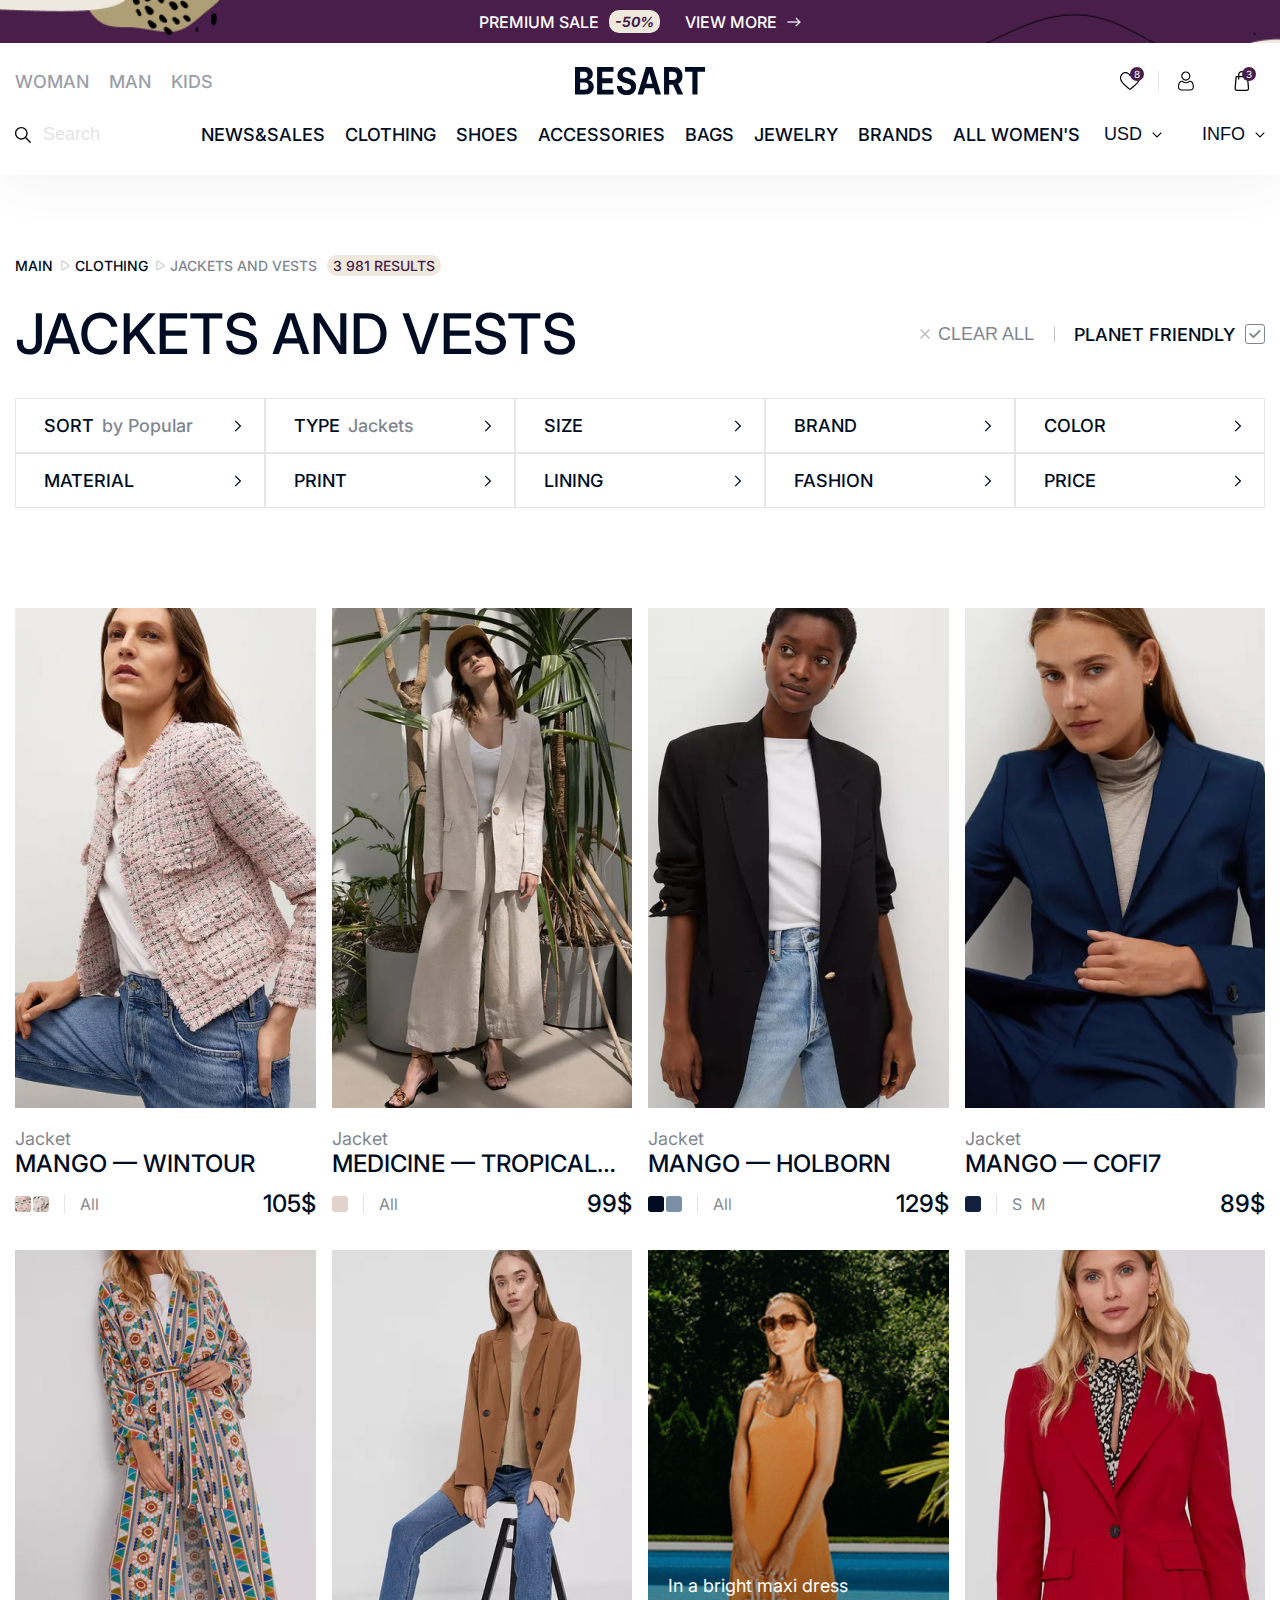
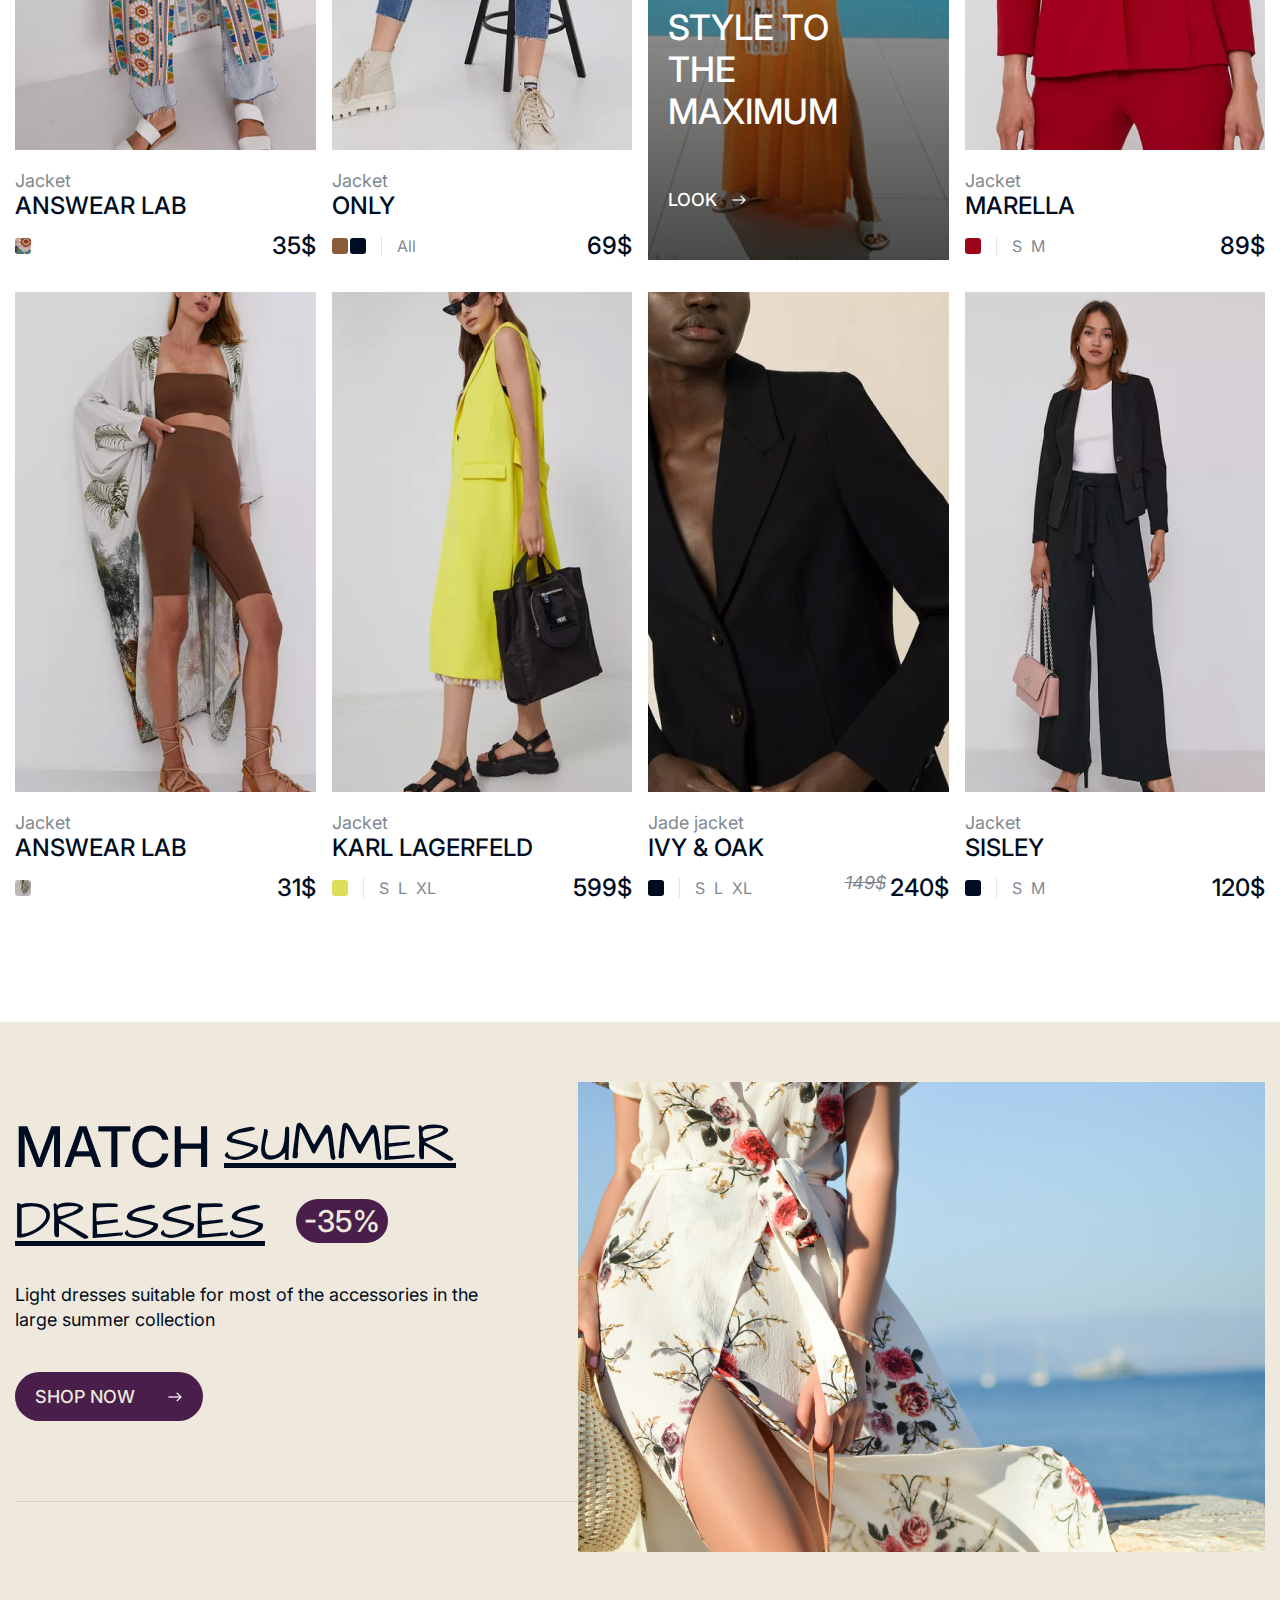
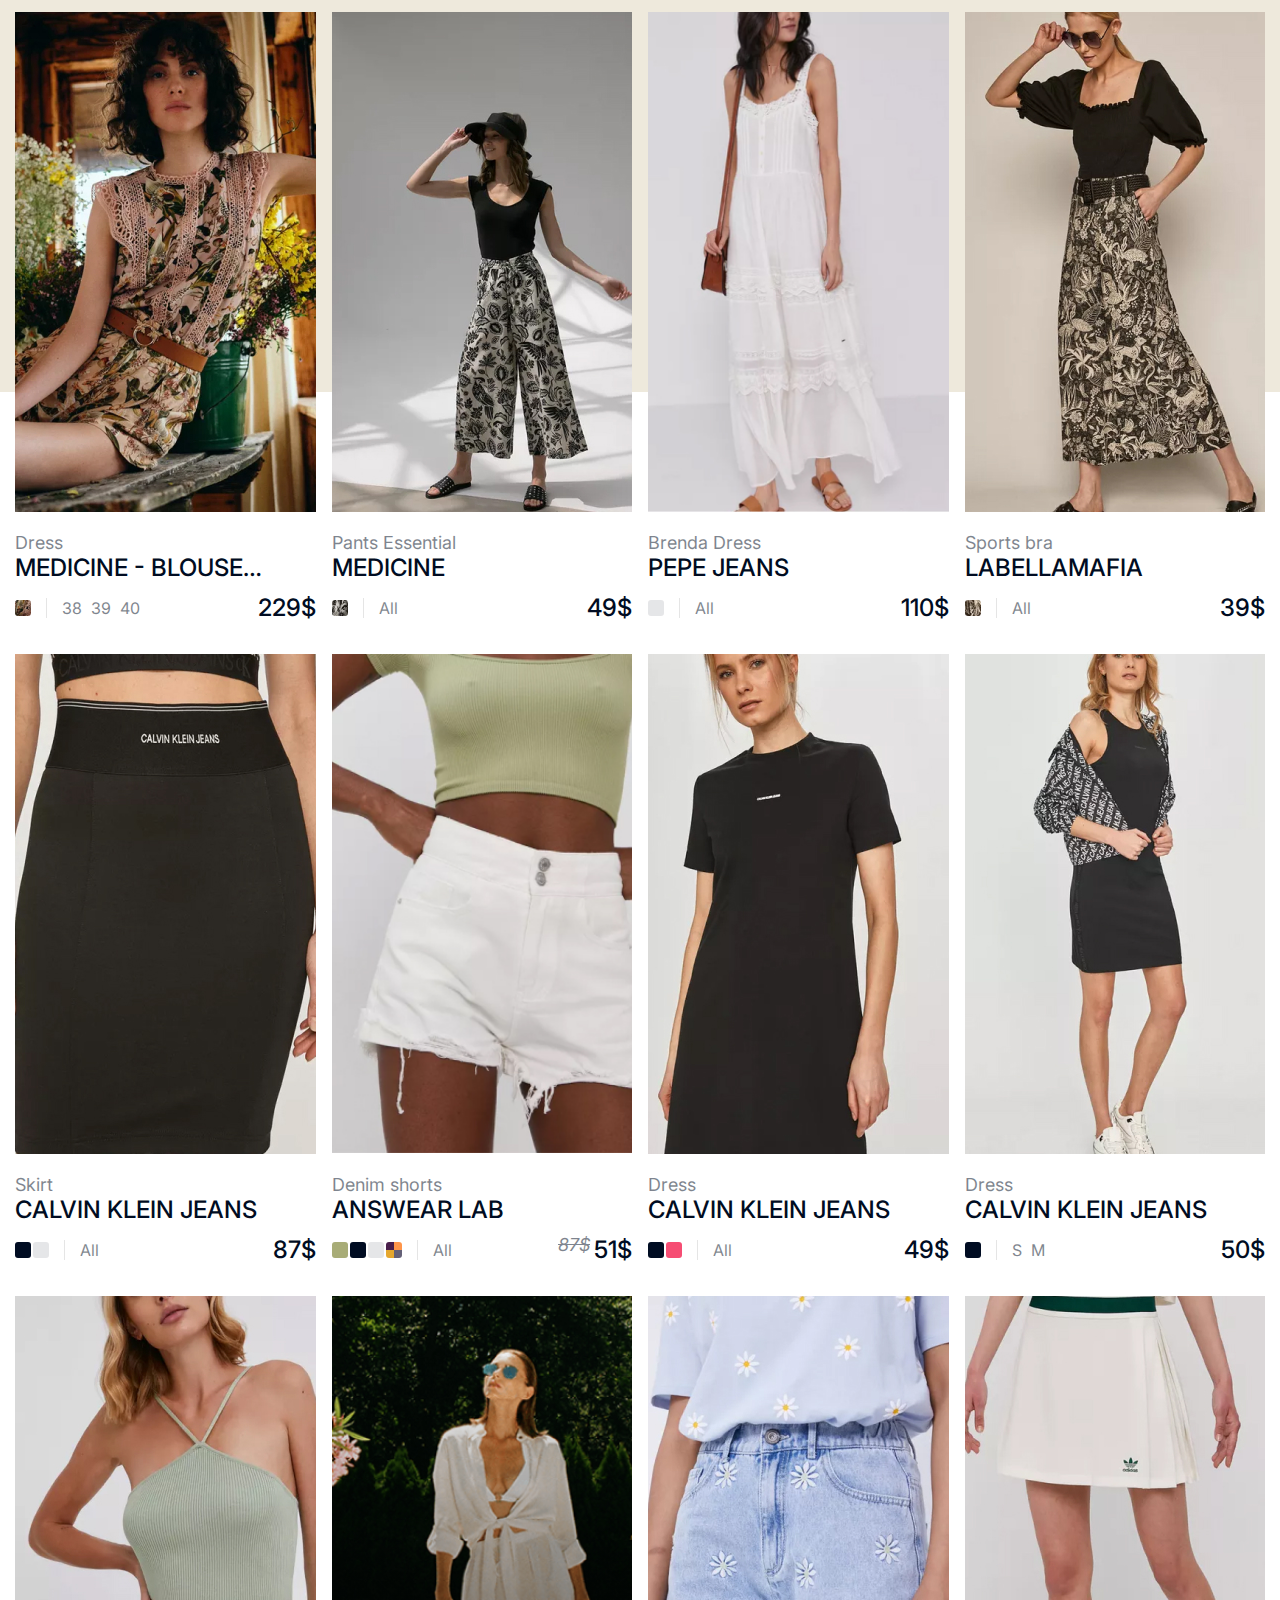
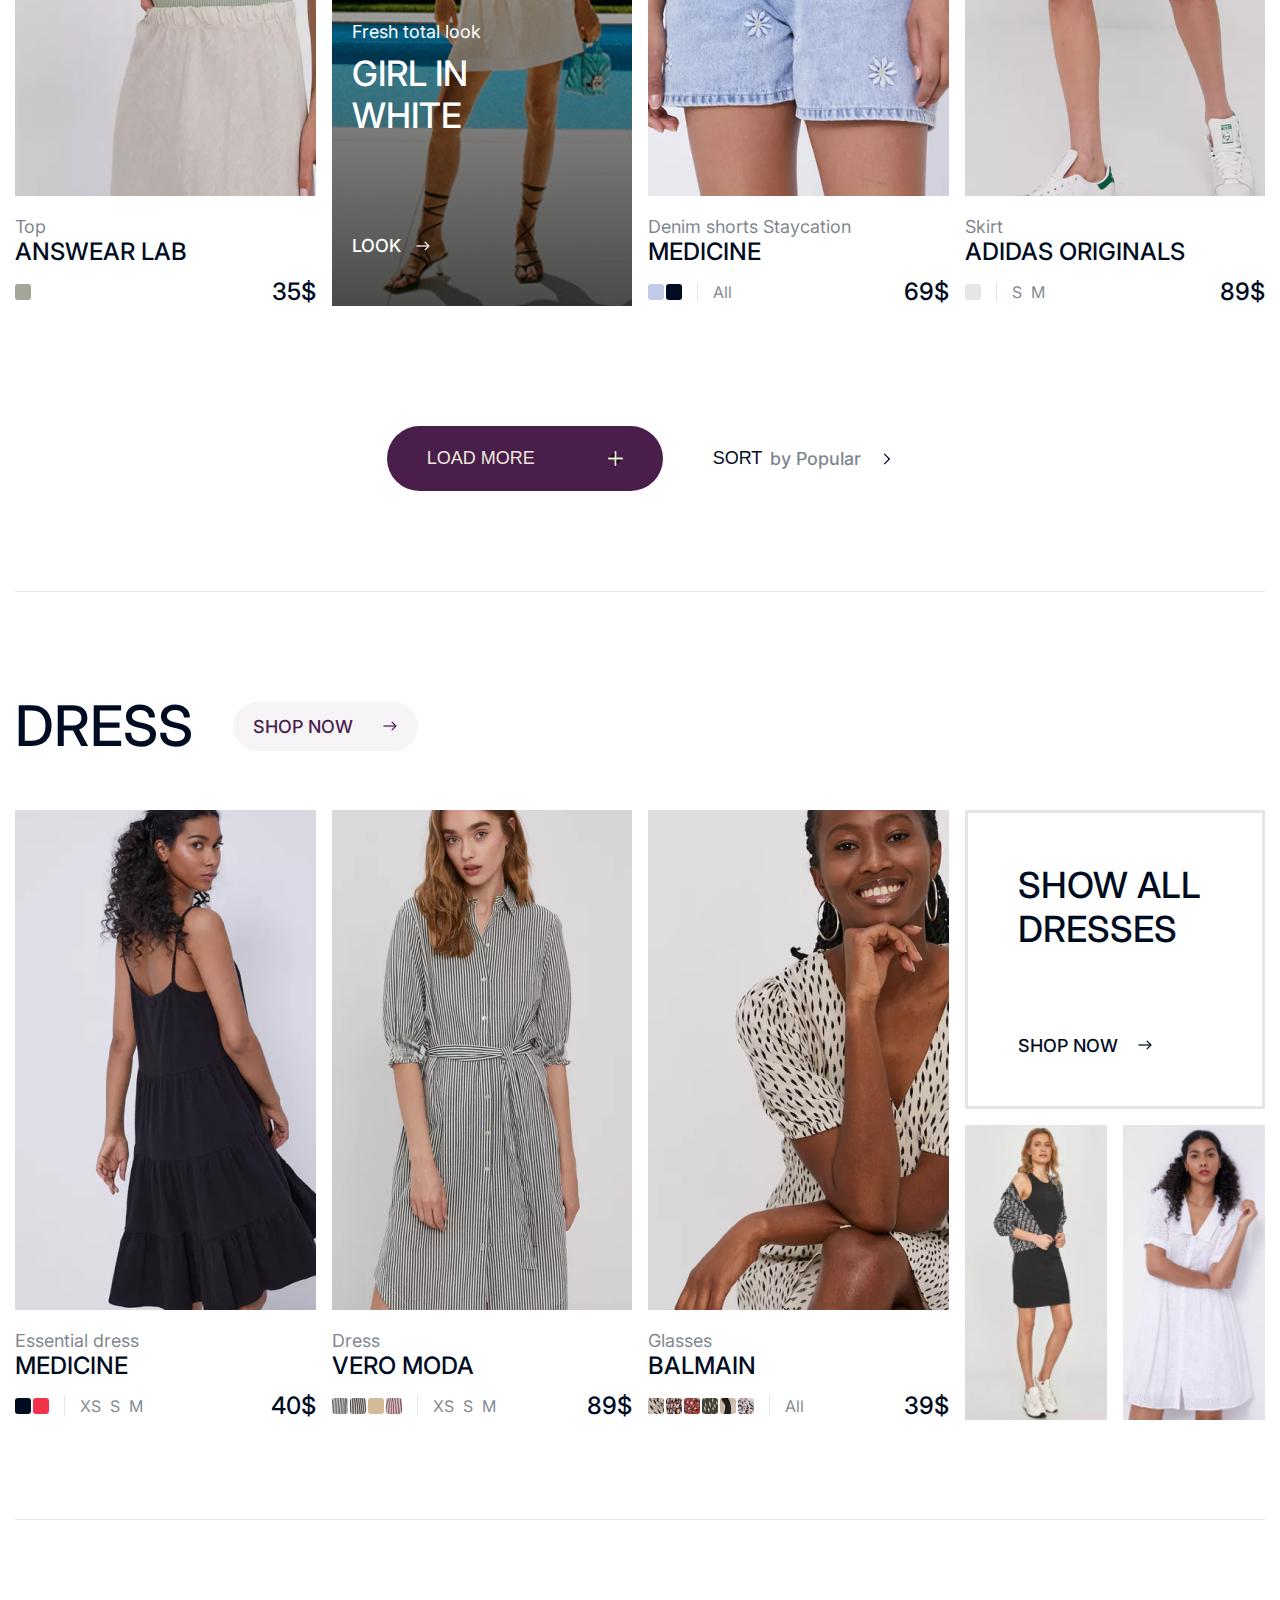
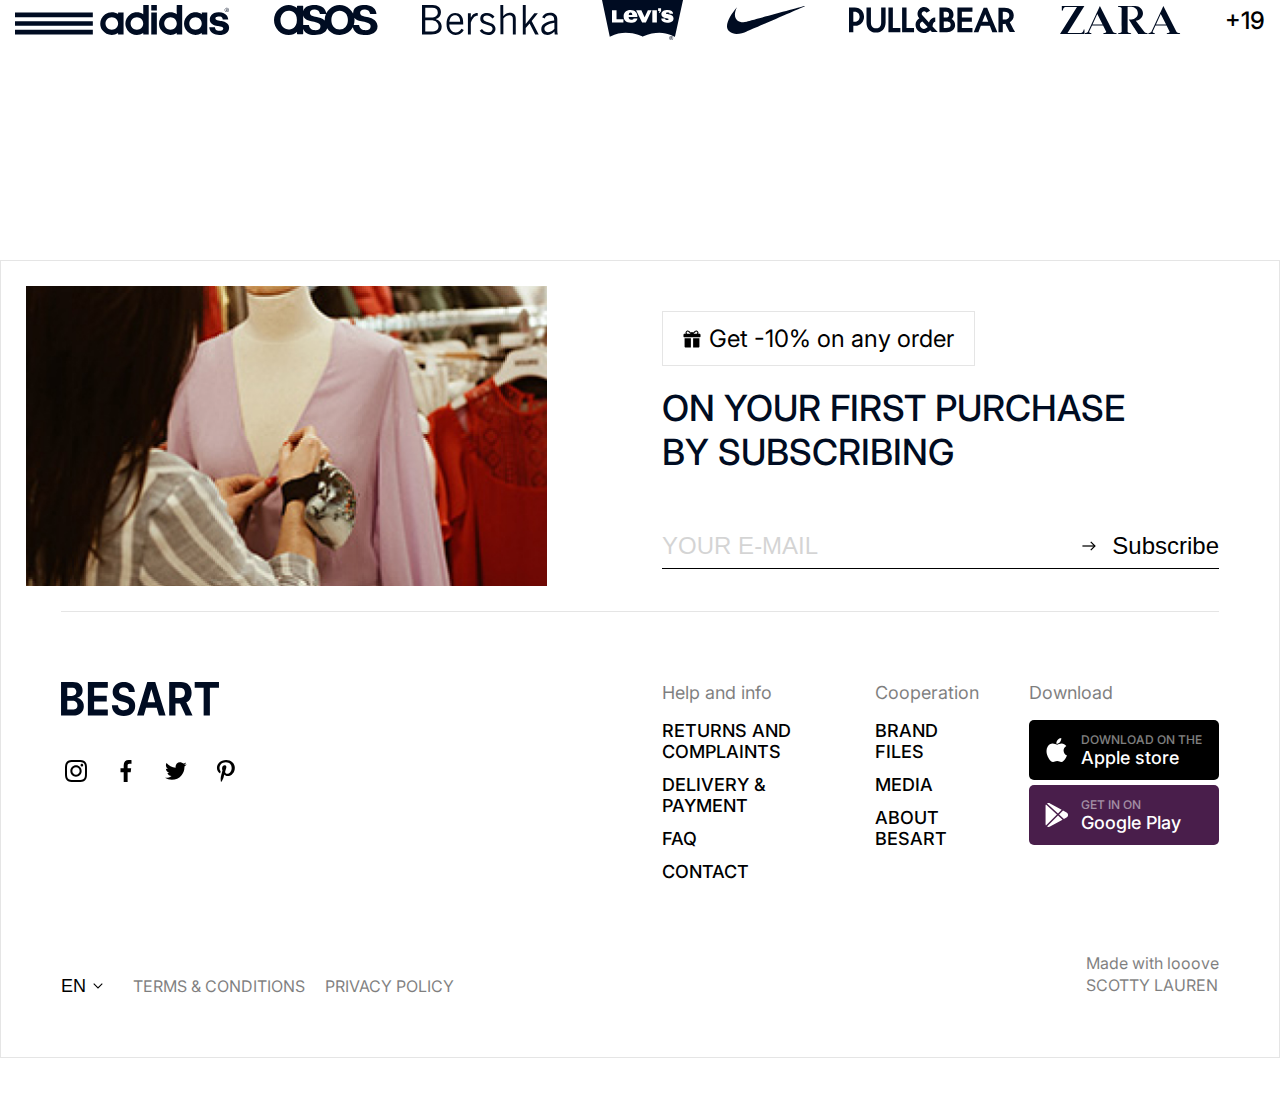
<file: catalog.html>
<!DOCTYPE html>
<html lang="en">

<head>
    <meta charset="UTF-8">
    <meta name="viewport" content="width=device-width, initial-scale=1.0">
    <link rel="stylesheet" href="css/style.css">
    <link rel="shortcut icon" type="image/svg" href="images/favicon.svg">
    <title>Catalog</title>
</head>

<body>
    <div class="wrapper">
        <header class="header">
            <div class="header-top">
                <div class="header-sale">
                    Premium SALE
                    <span>-50%</span>
                </div>

                <a href="#" class="header-more">
                    View more
                    <svg>
                        <use href="#arrow"></use>
                    </svg>
                </a>
            </div>

            <div class="header-middle container">
                <button type="button" class="header-menu-icon">
                    <span></span>
                </button>

                <nav class="header-menu-top menu-top">
                    <ul class="menu-top-list">
                        <li class="menu-top-item"><a href="catalog.html" class="menu-top-link">Woman</a></li>
                        <li class="menu-top-item"><a href="catalog.html" class="menu-top-link">Man</a></li>
                        <li class="menu-top-item"><a href="catalog.html" class="menu-top-link">Kids</a></li>
                    </ul>
                </nav>

                <a href="index.html" class="header-logo">
                    <img src="images/logo.svg" alt="Logo">
                </a>

                <div class="header-options">
                    <button type="button" class="header-btn header-btn-separate">
                        <svg>
                            <use href="#favorite"></use>
                        </svg>
                        <span>8</span>
                    </button>

                    <button type="button" class="header-btn">
                        <svg>
                            <use href="#profile"></use>
                        </svg>
                    </button>

                    <button type="button" class="header-btn">
                        <svg>
                            <use href="#cart"></use>
                        </svg>
                        <span>3</span>
                    </button>
                </div>
            </div>

            <div class="header-bottom container">
                <form action="#" class="header-form">
                    <svg>
                        <use href="#search"></use>
                    </svg>

                    <input type="text" placeholder="Search">
                </form>

                <nav class="header-menu menu">
                    <ul class="menu-list">
                        <li class="menu-item">
                            <a href="catalog.html" class="menu-link">NEWS&Sales</a>
                        </li>
                        <li class="menu-item">
                            <a href="catalog.html" class="menu-link">Clothing</a>
                        </li>
                        <li class="menu-item">
                            <a href="catalog.html" class="menu-link">Shoes</a>
                        </li>
                        <li class="menu-item">
                            <a href="catalog.html" class="menu-link">Accessories</a>
                        </li>
                        <li class="menu-item">
                            <a href="catalog.html" class="menu-link">Bags</a>
                        </li>
                        <li class="menu-item">
                            <a href="catalog.html" class="menu-link">Jewelry</a>
                        </li>
                        <li class="menu-item">
                            <a href="catalog.html" class="menu-link">Brands</a>
                        </li>
                        <li class="menu-item">
                            <a href="catalog.html" class="menu-link">All Women's</a>
                        </li>
                    </ul>
                </nav>

                <div class="header-settings">
                    <button type="button" class="header-setting">
                        USD
                        <svg>
                            <use href="#arrow2"></use>
                        </svg>
                    </button>

                    <button type="button" class="header-setting">
                        INFO
                        <svg>
                            <use href="#arrow2"></use>
                        </svg>
                    </button>
                </div>
            </div>
        </header>

        <div class="page">
            <div class="breadcrumbs container">
                <a href="#" class="breadcrumbs-link">Main</a>
                <a href="#" class="breadcrumbs-link">Clothing</a>
                <a href="#" class="breadcrumbs-link active">jackets and vests</a>
                <div class="breadcrumbs-results">3 981 Results</div>
            </div>

            <div class="catalog container">
                <div class="catalog-header">
                    <h1 class="catalog-title">jackets and vests</h1>
                    <div class="catalog-options">
                        <button type="button" class="catalog-clear">
                            <svg>
                                <use href="#x-mark"></use>
                            </svg>
                            Clear all
                        </button>
                        <div class="catalog-checkbox">
                            Planet friendly
                            <input type="checkbox" name="friendly" value="friendly" checked>
                        </div>
                    </div>
                </div>

                <div class="catalog-filter filter">
                    <ul class="filter-list">
                        <li class="filter-item">
                            <div class="filter-item-body">
                                <button type="button" class="filter-delete">
                                    <svg>
                                        <use href="#x-mark"></use>
                                    </svg>
                                </button>
                                <div class="filter-type">Sort</div>
                                <div class="filter-value">by Popular</div>
                            </div>
                            <svg>
                                <use href="#arrow2"></use>
                            </svg>
                        </li>
                        <li class="filter-item">
                            <div class="filter-item-body">
                                <button type="button" class="filter-delete">
                                    <svg>
                                        <use href="#x-mark"></use>
                                    </svg>
                                </button>
                                <div class="filter-type">Type</div>
                                <div class="filter-value">Jackets</div>
                            </div>
                            <svg>
                                <use href="#arrow2"></use>
                            </svg>
                        </li>
                        <li class="filter-item">
                            <div class="filter-item-body">
                                <button type="button" class="filter-delete">
                                    <svg>
                                        <use href="#x-mark"></use>
                                    </svg>
                                </button>
                                <div class="filter-type">Size</div>
                            </div>
                            <svg>
                                <use href="#arrow2"></use>
                            </svg>
                        </li>
                        <li class="filter-item">
                            <div class="filter-item-body">
                                <button type="button" class="filter-delete">
                                    <svg>
                                        <use href="#x-mark"></use>
                                    </svg>
                                </button>
                                <div class="filter-type">Brand</div>
                            </div>
                            <svg>
                                <use href="#arrow2"></use>
                            </svg>
                        </li>
                        <li class="filter-item">
                            <div class="filter-item-body">
                                <button type="button" class="filter-delete">
                                    <svg>
                                        <use href="#x-mark"></use>
                                    </svg>
                                </button>
                                <div class="filter-type">Color</div>
                            </div>
                            <svg>
                                <use href="#arrow2"></use>
                            </svg>
                        </li>
                        <li class="filter-item">
                            <div class="filter-item-body">
                                <button type="button" class="filter-delete">
                                    <svg>
                                        <use href="#x-mark"></use>
                                    </svg>
                                </button>
                                <div class="filter-type">Material</div>
                            </div>
                            <svg>
                                <use href="#arrow2"></use>
                            </svg>
                        </li>
                        <li class="filter-item">
                            <div class="filter-item-body">
                                <button type="button" class="filter-delete">
                                    <svg>
                                        <use href="#x-mark"></use>
                                    </svg>
                                </button>
                                <div class="filter-type">pRINT</div>
                            </div>
                            <svg>
                                <use href="#arrow2"></use>
                            </svg>
                        </li>
                        <li class="filter-item">
                            <div class="filter-item-body">
                                <button type="button" class="filter-delete">
                                    <svg>
                                        <use href="#x-mark"></use>
                                    </svg>
                                </button>
                                <div class="filter-type">LINING</div>
                            </div>
                            <svg>
                                <use href="#arrow2"></use>
                            </svg>
                        </li>
                        <li class="filter-item">
                            <div class="filter-item-body">
                                <button type="button" class="filter-delete">
                                    <svg>
                                        <use href="#x-mark"></use>
                                    </svg>
                                </button>
                                <div class="filter-type">FASHION</div>
                            </div>
                            <svg>
                                <use href="#arrow2"></use>
                            </svg>
                        </li>
                        <li class="filter-item">
                            <div class="filter-item-body">
                                <button type="button" class="filter-delete">
                                    <svg>
                                        <use href="#x-mark"></use>
                                    </svg>
                                </button>
                                <div class="filter-type">PRICE</div>
                            </div>
                            <svg>
                                <use href="#arrow2"></use>
                            </svg>
                        </li>
                    </ul>
                </div>

                <div class="catalog-body">
                    <div class="catalog-item card">
                        <div class="card-image">
                            <img src="images/goods/image2-1.jpg" alt="Image">
                            <button type="button" class="card-favorite">
                                <svg>
                                    <use href="#favorite"></use>
                                </svg>
                            </button>
                            <button type="button" class="card-buy">
                                <svg>
                                    <use href="#cart"></use>
                                </svg>
                                ADD
                            </button>
                        </div>
                        <div class="card-type">Jacket</div>
                        <a href="#" class="card-name">Mango — WINTOUR</a>
                        <div class="card-footer">
                            <div class="card-colors">
                                <div class="card-color">
                                    <img src="images/goods/colors/pattern5-1.jpg" alt="Color">
                                </div>
                                <div class="card-color">
                                    <img src="images/goods/colors/pattern5-2.jpg" alt="Color">
                                </div>
                            </div>
                            <div class="card-sizes">
                                <div class="card-size">All</div>
                            </div>
                            <div class="card-prices">
                                <div class="card-price">105$</div>
                            </div>
                        </div>
                    </div>

                    <div class="catalog-item card">
                        <div class="card-image">
                            <img src="images/goods/image2-2.jpg" alt="Image">
                            <button type="button" class="card-favorite">
                                <svg>
                                    <use href="#favorite"></use>
                                </svg>
                            </button>
                            <button type="button" class="card-buy">
                                <svg>
                                    <use href="#cart"></use>
                                </svg>
                                ADD
                            </button>
                        </div>
                        <div class="card-type">Jacket</div>
                        <a href="#" class="card-name">Medicine — Tropical Chaos</a>
                        <div class="card-footer">
                            <div class="card-colors">
                                <div class="card-color">
                                    <img src="images/goods/colors/pink.svg" alt="Color">
                                </div>
                            </div>
                            <div class="card-sizes">
                                <div class="card-size">All</div>
                            </div>
                            <div class="card-prices">
                                <div class="card-price">99$</div>
                            </div>
                        </div>
                    </div>

                    <div class="catalog-item card">
                        <div class="card-image">
                            <img src="images/goods/image2-3.jpg" alt="Image">
                            <button type="button" class="card-favorite">
                                <svg>
                                    <use href="#favorite"></use>
                                </svg>
                            </button>
                            <button type="button" class="card-buy">
                                <svg>
                                    <use href="#cart"></use>
                                </svg>
                                ADD
                            </button>
                        </div>
                        <div class="card-type">Jacket</div>
                        <a href="#" class="card-name">Mango — HOLBORN</a>
                        <div class="card-footer">
                            <div class="card-colors">
                                <div class="card-color">
                                    <img src="images/goods/colors/black.svg" alt="Color">
                                </div>
                                <div class="card-color">
                                    <img src="images/goods/colors/blue4.svg" alt="Color">
                                </div>
                            </div>
                            <div class="card-sizes">
                                <div class="card-size">All</div>
                            </div>
                            <div class="card-prices">
                                <div class="card-price">129$</div>
                            </div>
                        </div>
                    </div>

                    <div class="catalog-item card">
                        <div class="card-image">
                            <img src="images/goods/image2-4.jpg" alt="Image">
                            <button type="button" class="card-favorite">
                                <svg>
                                    <use href="#favorite"></use>
                                </svg>
                            </button>
                            <button type="button" class="card-buy">
                                <svg>
                                    <use href="#cart"></use>
                                </svg>
                                ADD
                            </button>
                        </div>
                        <div class="card-type">Jacket</div>
                        <a href="#" class="card-name">Mango — COFI7</a>
                        <div class="card-footer">
                            <div class="card-colors">
                                <div class="card-color">
                                    <img src="images/goods/colors/blue3.svg" alt="Color">
                                </div>
                            </div>
                            <div class="card-sizes">
                                <div class="card-size">S</div>
                                <div class="card-size">M</div>
                            </div>
                            <div class="card-prices">
                                <div class="card-price">89$</div>
                            </div>
                        </div>
                    </div>

                    <div class="catalog-item card">
                        <div class="card-image">
                            <img src="images/goods/image2-5.jpg" alt="Image">
                            <button type="button" class="card-favorite">
                                <svg>
                                    <use href="#favorite"></use>
                                </svg>
                            </button>
                            <button type="button" class="card-buy">
                                <svg>
                                    <use href="#cart"></use>
                                </svg>
                                ADD
                            </button>
                        </div>
                        <div class="card-type">Jacket</div>
                        <a href="#" class="card-name">Answear Lab</a>
                        <div class="card-footer">
                            <div class="card-colors">
                                <div class="card-color">
                                    <img src="images/goods/colors/pattern5-3.jpg" alt="Color">
                                </div>
                            </div>
                            <div class="card-prices">
                                <div class="card-price">35$</div>
                            </div>
                        </div>
                    </div>

                    <div class="catalog-item card">
                        <div class="card-image">
                            <img src="images/goods/image2-6.jpg" alt="Image">
                            <button type="button" class="card-favorite">
                                <svg>
                                    <use href="#favorite"></use>
                                </svg>
                            </button>
                            <button type="button" class="card-buy">
                                <svg>
                                    <use href="#cart"></use>
                                </svg>
                                ADD
                            </button>
                        </div>
                        <div class="card-type">Jacket</div>
                        <a href="#" class="card-name">Only</a>
                        <div class="card-footer">
                            <div class="card-colors">
                                <div class="card-color">
                                    <img src="images/goods/colors/brown2.svg" alt="Color">
                                </div>
                                <div class="card-color">
                                    <img src="images/goods/colors/black.svg" alt="Color">
                                </div>
                            </div>
                            <div class="card-sizes">
                                <div class="card-size">All</div>
                            </div>
                            <div class="card-prices">
                                <div class="card-price">69$</div>
                            </div>
                        </div>
                    </div>

                    <a href="#" class="catalog-item card-ideas">
                        <div class="card-ideas-image">
                            <img src="images/ideas/image1.jpg" alt="Image">
                        </div>
                        <div class="card-ideas-info">
                            <h3 class="card-ideas-title">Style to the maximum</h3>
                            <p class="card-ideas-desc">In a bright maxi dress</p>
                            <div class="card-ideas-look">
                                Look
                                <svg>
                                    <use href="#arrow"></use>
                                </svg>
                            </div>
                        </div>
                    </a>

                    <div class="catalog-item card">
                        <div class="card-image">
                            <img src="images/goods/image2-7.jpg" alt="Image">
                            <button type="button" class="card-favorite">
                                <svg>
                                    <use href="#favorite"></use>
                                </svg>
                            </button>
                            <button type="button" class="card-buy">
                                <svg>
                                    <use href="#cart"></use>
                                </svg>
                                ADD
                            </button>
                        </div>
                        <div class="card-type">Jacket</div>
                        <a href="#" class="card-name">Marella</a>
                        <div class="card-footer">
                            <div class="card-colors">
                                <div class="card-color">
                                    <img src="images/goods/colors/red2.svg" alt="Color">
                                </div>
                            </div>
                            <div class="card-sizes">
                                <div class="card-size">S</div>
                                <div class="card-size">M</div>
                            </div>
                            <div class="card-prices">
                                <div class="card-price">89$</div>
                            </div>
                        </div>
                    </div>

                    <div class="catalog-item card">
                        <div class="card-image">
                            <img src="images/goods/image2-8.jpg" alt="Image">
                            <button type="button" class="card-favorite">
                                <svg>
                                    <use href="#favorite"></use>
                                </svg>
                            </button>
                            <button type="button" class="card-buy">
                                <svg>
                                    <use href="#cart"></use>
                                </svg>
                                ADD
                            </button>
                        </div>
                        <div class="card-type">Jacket</div>
                        <a href="#" class="card-name">Answear Lab</a>
                        <div class="card-footer">
                            <div class="card-colors">
                                <div class="card-color">
                                    <img src="images/goods/colors/pattern5-4.jpg" alt="Color">
                                </div>
                            </div>
                            <div class="card-prices">
                                <div class="card-price">31$</div>
                            </div>
                        </div>
                    </div>

                    <div class="catalog-item card">
                        <div class="card-image">
                            <img src="images/goods/image2-9.jpg" alt="Image">
                            <button type="button" class="card-favorite">
                                <svg>
                                    <use href="#favorite"></use>
                                </svg>
                            </button>
                            <button type="button" class="card-buy">
                                <svg>
                                    <use href="#cart"></use>
                                </svg>
                                ADD
                            </button>
                        </div>
                        <div class="card-type">Jacket</div>
                        <a href="#" class="card-name">Karl Lagerfeld</a>
                        <div class="card-footer">
                            <div class="card-colors">
                                <div class="card-color">
                                    <img src="images/goods/colors/yellow2.svg" alt="Color">
                                </div>
                            </div>
                            <div class="card-sizes">
                                <div class="card-size">S</div>
                                <div class="card-size">L</div>
                                <div class="card-size">XL</div>
                            </div>
                            <div class="card-prices">
                                <div class="card-price">599$</div>
                            </div>
                        </div>
                    </div>

                    <div class="catalog-item card">
                        <div class="card-image">
                            <img src="images/goods/image2-10.jpg" alt="Image">
                            <button type="button" class="card-favorite">
                                <svg>
                                    <use href="#favorite"></use>
                                </svg>
                            </button>
                            <button type="button" class="card-buy">
                                <svg>
                                    <use href="#cart"></use>
                                </svg>
                                ADD
                            </button>
                        </div>
                        <div class="card-type">Jade jacket</div>
                        <a href="#" class="card-name">IVY & OAK</a>
                        <div class="card-footer">
                            <div class="card-colors">
                                <div class="card-color">
                                    <img src="images/goods/colors/black.svg" alt="Color">
                                </div>
                            </div>
                            <div class="card-sizes">
                                <div class="card-size">S</div>
                                <div class="card-size">L</div>
                                <div class="card-size">XL</div>
                            </div>
                            <div class="card-prices">
                                <div class="card-price-old">149$</div>
                                <div class="card-price">240$</div>
                            </div>
                        </div>
                    </div>

                    <div class="catalog-item card">
                        <div class="card-image">
                            <img src="images/goods/image2-11.jpg" alt="Image">
                            <button type="button" class="card-favorite">
                                <svg>
                                    <use href="#favorite"></use>
                                </svg>
                            </button>
                            <button type="button" class="card-buy">
                                <svg>
                                    <use href="#cart"></use>
                                </svg>
                                ADD
                            </button>
                        </div>
                        <div class="card-type">Jacket</div>
                        <a href="#" class="card-name">Sisley</a>
                        <div class="card-footer">
                            <div class="card-colors">
                                <div class="card-color">
                                    <img src="images/goods/colors/black.svg" alt="Color">
                                </div>
                            </div>
                            <div class="card-sizes">
                                <div class="card-size">S</div>
                                <div class="card-size">M</div>
                            </div>
                            <div class="card-prices">
                                <div class="card-price">120$</div>
                            </div>
                        </div>
                    </div>
                </div>
            </div>

            <div class="match match-cat container">
                <div class="match-body">
                    <div class="match-info">
                        <div class="match-header">
                            <h2 class="match-title">
                                Match
                                <span>Summer</span>
                                <span>dresses</span>
                            </h2>

                            <div class="match-sale">-35%</div>
                        </div>

                        <p class="match-desc">
                            Light dresses suitable for most of the accessories in the large summer collection
                        </p>

                        <a href="#" class="match-link">
                            Shop now
                            <svg>
                                <use href="#arrow"></use>
                            </svg>
                        </a>
                    </div>

                    <div class="match-image">
                        <img src="images/match/image2.jpg" alt="Image">
                    </div>
                </div>

                <div class="match-grid">
                    <div class="match-item card">
                        <div class="card-image">
                            <img src="images/goods/image3-1.jpg" alt="Image">
                            <button type="button" class="card-favorite">
                                <svg>
                                    <use href="#favorite"></use>
                                </svg>
                            </button>
                            <button type="button" class="card-buy">
                                <svg>
                                    <use href="#cart"></use>
                                </svg>
                                ADD
                            </button>
                        </div>
                        <div class="card-type">Dress</div>
                        <a href="#" class="card-name">Medicine - Blouse Tropical</a>
                        <div class="card-footer">
                            <div class="card-colors">
                                <div class="card-color">
                                    <img src="images/goods/colors/pattern6-1.jpg" alt="Color">
                                </div>
                            </div>
                            <div class="card-sizes">
                                <div class="card-size">38</div>
                                <div class="card-size">39</div>
                                <div class="card-size">40</div>
                            </div>
                            <div class="card-prices">
                                <div class="card-price">229$</div>
                            </div>
                        </div>
                    </div>

                    <div class="match-item card">
                        <div class="card-image">
                            <img src="images/goods/image3-2.jpg" alt="Image">
                            <button type="button" class="card-favorite">
                                <svg>
                                    <use href="#favorite"></use>
                                </svg>
                            </button>
                            <button type="button" class="card-buy">
                                <svg>
                                    <use href="#cart"></use>
                                </svg>
                                ADD
                            </button>
                        </div>
                        <div class="card-type">Pants Essential</div>
                        <a href="#" class="card-name">Medicine</a>
                        <div class="card-footer">
                            <div class="card-colors">
                                <div class="card-color">
                                    <img src="images/goods/colors/pattern6-2.jpg" alt="Color">
                                </div>
                            </div>
                            <div class="card-sizes">
                                <div class="card-size">All</div>
                            </div>
                            <div class="card-prices">
                                <div class="card-price">49$</div>
                            </div>
                        </div>
                    </div>

                    <div class="match-item card">
                        <div class="card-image">
                            <img src="images/goods/image3-3.jpg" alt="Image">
                            <button type="button" class="card-favorite">
                                <svg>
                                    <use href="#favorite"></use>
                                </svg>
                            </button>
                            <button type="button" class="card-buy">
                                <svg>
                                    <use href="#cart"></use>
                                </svg>
                                ADD
                            </button>
                        </div>
                        <div class="card-type">Brenda Dress</div>
                        <a href="#" class="card-name">Pepe Jeans</a>
                        <div class="card-footer">
                            <div class="card-colors">
                                <div class="card-color">
                                    <img src="images/goods/colors/gray.svg" alt="Color">
                                </div>
                            </div>
                            <div class="card-sizes">
                                <div class="card-size">All</div>
                            </div>
                            <div class="card-prices">
                                <div class="card-price">110$</div>
                            </div>
                        </div>
                    </div>

                    <div class="match-item card">
                        <div class="card-image">
                            <img src="images/goods/image3-4.jpg" alt="Image">
                            <button type="button" class="card-favorite">
                                <svg>
                                    <use href="#favorite"></use>
                                </svg>
                            </button>
                            <button type="button" class="card-buy">
                                <svg>
                                    <use href="#cart"></use>
                                </svg>
                                ADD
                            </button>
                        </div>
                        <div class="card-type">Sports bra</div>
                        <a href="#" class="card-name">LaBellaMafia</a>
                        <div class="card-footer">
                            <div class="card-colors">
                                <div class="card-color">
                                    <img src="images/goods/colors/pattern6-3.jpg" alt="Color">
                                </div>
                            </div>
                            <div class="card-sizes">
                                <div class="card-size">All</div>
                            </div>
                            <div class="card-prices">
                                <div class="card-price">39$</div>
                            </div>
                        </div>
                    </div>

                    <div class="match-item card">
                        <div class="card-image">
                            <img src="images/goods/image3-5.jpg" alt="Image">
                            <button type="button" class="card-favorite">
                                <svg>
                                    <use href="#favorite"></use>
                                </svg>
                            </button>
                            <button type="button" class="card-buy">
                                <svg>
                                    <use href="#cart"></use>
                                </svg>
                                ADD
                            </button>
                        </div>
                        <div class="card-type">Skirt</div>
                        <a href="#" class="card-name">Calvin Klein Jeans</a>
                        <div class="card-footer">
                            <div class="card-colors">
                                <div class="card-color">
                                    <img src="images/goods/colors/black.svg" alt="Color">
                                </div>
                                <div class="card-color">
                                    <img src="images/goods/colors/gray.svg" alt="Color">
                                </div>
                            </div>
                            <div class="card-sizes">
                                <div class="card-size">All</div>
                            </div>
                            <div class="card-prices">
                                <div class="card-price">87$</div>
                            </div>
                        </div>
                    </div>

                    <div class="match-item card">
                        <div class="card-image">
                            <img src="images/goods/image3-6.jpg" alt="Image">
                            <button type="button" class="card-favorite">
                                <svg>
                                    <use href="#favorite"></use>
                                </svg>
                            </button>
                            <button type="button" class="card-buy">
                                <svg>
                                    <use href="#cart"></use>
                                </svg>
                                ADD
                            </button>
                        </div>
                        <div class="card-type">Denim shorts</div>
                        <a href="#" class="card-name">Answear Lab</a>
                        <div class="card-footer">
                            <div class="card-colors">
                                <div class="card-color">
                                    <img src="images/goods/colors/green2.svg" alt="Color">
                                </div>
                                <div class="card-color">
                                    <img src="images/goods/colors/black.svg" alt="Color">
                                </div>
                                <div class="card-color">
                                    <img src="images/goods/colors/gray.svg" alt="Color">
                                </div>
                                <div class="card-color">
                                    <img src="images/goods/colors/mix.jpg" alt="Color">
                                </div>
                            </div>
                            <div class="card-sizes">
                                <div class="card-size">All</div>
                            </div>
                            <div class="card-prices">
                                <div class="card-price-old">87$</div>
                                <div class="card-price">51$</div>
                            </div>
                        </div>
                    </div>

                    <div class="match-item card">
                        <div class="card-image">
                            <img src="images/goods/image3-7.jpg" alt="Image">
                            <button type="button" class="card-favorite">
                                <svg>
                                    <use href="#favorite"></use>
                                </svg>
                            </button>
                            <button type="button" class="card-buy">
                                <svg>
                                    <use href="#cart"></use>
                                </svg>
                                ADD
                            </button>
                        </div>
                        <div class="card-type">Dress</div>
                        <a href="#" class="card-name">Calvin Klein Jeans</a>
                        <div class="card-footer">
                            <div class="card-colors">
                                <div class="card-color">
                                    <img src="images/goods/colors/black.svg" alt="Color">
                                </div>
                                <div class="card-color">
                                    <img src="images/goods/colors/pink2.svg" alt="Color">
                                </div>
                            </div>
                            <div class="card-sizes">
                                <div class="card-size">All</div>
                            </div>
                            <div class="card-prices">
                                <div class="card-price">49$</div>
                            </div>
                        </div>
                    </div>

                    <div class="match-item card">
                        <div class="card-image">
                            <img src="images/goods/image3-8.jpg" alt="Image">
                            <button type="button" class="card-favorite">
                                <svg>
                                    <use href="#favorite"></use>
                                </svg>
                            </button>
                            <button type="button" class="card-buy">
                                <svg>
                                    <use href="#cart"></use>
                                </svg>
                                ADD
                            </button>
                        </div>
                        <div class="card-type">Dress</div>
                        <a href="#" class="card-name">Calvin Klein Jeans</a>
                        <div class="card-footer">
                            <div class="card-colors">
                                <div class="card-color">
                                    <img src="images/goods/colors/black.svg" alt="Color">
                                </div>
                            </div>
                            <div class="card-sizes">
                                <div class="card-size">S</div>
                                <div class="card-size">M</div>
                            </div>
                            <div class="card-prices">
                                <div class="card-price">50$</div>
                            </div>
                        </div>
                    </div>

                    <div class="match-item card">
                        <div class="card-image">
                            <img src="images/goods/image3-9.jpg" alt="Image">
                            <button type="button" class="card-favorite">
                                <svg>
                                    <use href="#favorite"></use>
                                </svg>
                            </button>
                            <button type="button" class="card-buy">
                                <svg>
                                    <use href="#cart"></use>
                                </svg>
                                ADD
                            </button>
                        </div>
                        <div class="card-type">Top</div>
                        <a href="#" class="card-name">Answear Lab</a>
                        <div class="card-footer">
                            <div class="card-colors">
                                <div class="card-color">
                                    <img src="images/goods/colors/gray2.svg" alt="Color">
                                </div>
                            </div>
                            <div class="card-prices">
                                <div class="card-price">35$</div>
                            </div>
                        </div>
                    </div>

                    <a href="#" class="match-item card-ideas">
                        <div class="card-ideas-image">
                            <img src="images/ideas/image2.jpg" alt="Image">
                        </div>
                        <div class="card-ideas-info">
                            <h3 class="card-ideas-title">Girl in white</h3>
                            <p class="card-ideas-desc">Fresh total look</p>
                            <div class="card-ideas-look">
                                Look
                                <svg>
                                    <use href="#arrow"></use>
                                </svg>
                            </div>
                        </div>
                    </a>

                    <div class="match-item card">
                        <div class="card-image">
                            <img src="images/goods/image3-10.jpg" alt="Image">
                            <button type="button" class="card-favorite">
                                <svg>
                                    <use href="#favorite"></use>
                                </svg>
                            </button>
                            <button type="button" class="card-buy">
                                <svg>
                                    <use href="#cart"></use>
                                </svg>
                                ADD
                            </button>
                        </div>
                        <div class="card-type">Denim shorts Staycation</div>
                        <a href="#" class="card-name">Medicine</a>
                        <div class="card-footer">
                            <div class="card-colors">
                                <div class="card-color">
                                    <img src="images/goods/colors/blue5.svg" alt="Color">
                                </div>
                                <div class="card-color">
                                    <img src="images/goods/colors/black.svg" alt="Color">
                                </div>
                            </div>
                            <div class="card-sizes">
                                <div class="card-size">All</div>
                            </div>
                            <div class="card-prices">
                                <div class="card-price">69$</div>
                            </div>
                        </div>
                    </div>

                    <div class="match-item card">
                        <div class="card-image">
                            <img src="images/goods/image3-11.jpg" alt="Image">
                            <button type="button" class="card-favorite">
                                <svg>
                                    <use href="#favorite"></use>
                                </svg>
                            </button>
                            <button type="button" class="card-buy">
                                <svg>
                                    <use href="#cart"></use>
                                </svg>
                                ADD
                            </button>
                        </div>
                        <div class="card-type">Skirt</div>
                        <a href="#" class="card-name">adidas Originals</a>
                        <div class="card-footer">
                            <div class="card-colors">
                                <div class="card-color">
                                    <img src="images/goods/colors/gray.svg" alt="Color">
                                </div>
                            </div>
                            <div class="card-sizes">
                                <div class="card-size">S</div>
                                <div class="card-size">M</div>
                            </div>
                            <div class="card-prices">
                                <div class="card-price">89$</div>
                            </div>
                        </div>
                    </div>
                </div>

                <div class="match-options">
                    <button type="button" class="match-more">
                        Load more
                        <svg>
                            <use href="#plus"></use>
                        </svg>
                    </button>
                    <button type="button" class="match-option">
                        Sort <span>by Popular</span>
                        <svg>
                            <use href="#arrow2"></use>
                        </svg>
                    </button>
                </div>
            </div>

            <div class="category category-cat container">
                <div class="category-header">
                    <h2 class="category-title">Dress</h2>
                    <a href="#" class="category-all">
                        SHOP NOW
                        <svg>
                            <use href="#arrow"></use>
                        </svg>
                    </a>
                </div>

                <div class="category-body">
                    <div class="category-item card">
                        <div class="card-image">
                            <img src="images/goods/image6.jpg" alt="Image">
                            <button type="button" class="card-favorite">
                                <svg>
                                    <use href="#favorite"></use>
                                </svg>
                            </button>
                            <button type="button" class="card-buy">
                                <svg>
                                    <use href="#cart"></use>
                                </svg>
                                ADD
                            </button>
                        </div>
                        <div class="card-type">Essential dress</div>
                        <a href="#" class="card-name">Medicine</a>
                        <div class="card-footer">
                            <div class="card-colors">
                                <div class="card-color">
                                    <img src="images/goods/colors/black.svg" alt="Color">
                                </div>
                                <div class="card-color">
                                    <img src="images/goods/colors/red.svg" alt="Color">
                                </div>
                            </div>
                            <div class="card-sizes">
                                <div class="card-size">XS</div>
                                <div class="card-size">S</div>
                                <div class="card-size">M</div>
                            </div>
                            <div class="card-prices">
                                <div class="card-price">40$</div>
                            </div>
                        </div>
                    </div>

                    <div class="category-item card">
                        <div class="card-image">
                            <img src="images/goods/image7.jpg" alt="Image">
                            <button type="button" class="card-favorite">
                                <svg>
                                    <use href="#favorite"></use>
                                </svg>
                            </button>
                            <button type="button" class="card-buy">
                                <svg>
                                    <use href="#cart"></use>
                                </svg>
                                ADD
                            </button>
                        </div>
                        <div class="card-type">Dress</div>
                        <a href="#" class="card-name">Vero Moda</a>
                        <div class="card-footer">
                            <div class="card-colors">
                                <div class="card-color">
                                    <img src="images/goods/colors/pattern2-1.jpg" alt="Color">
                                </div>
                                <div class="card-color">
                                    <img src="images/goods/colors/pattern2-2.jpg" alt="Color">
                                </div>
                                <div class="card-color">
                                    <img src="images/goods/colors/pattern2-3.jpg" alt="Color">
                                </div>
                                <div class="card-color">
                                    <img src="images/goods/colors/pattern2-4.jpg" alt="Color">
                                </div>
                            </div>
                            <div class="card-sizes">
                                <div class="card-size">XS</div>
                                <div class="card-size">S</div>
                                <div class="card-size">M</div>
                            </div>
                            <div class="card-prices">
                                <div class="card-price">89$</div>
                            </div>
                        </div>
                    </div>

                    <div class="category-item card">
                        <div class="card-image">
                            <img src="images/goods/image8.jpg" alt="Image">
                            <button type="button" class="card-favorite">
                                <svg>
                                    <use href="#favorite"></use>
                                </svg>
                            </button>
                            <button type="button" class="card-buy">
                                <svg>
                                    <use href="#cart"></use>
                                </svg>
                                ADD
                            </button>
                        </div>
                        <div class="card-type">Glasses</div>
                        <a href="#" class="card-name">Balmain</a>
                        <div class="card-footer">
                            <div class="card-colors">
                                <div class="card-color">
                                    <img src="images/goods/colors/pattern2-5.jpg" alt="Color">
                                </div>
                                <div class="card-color">
                                    <img src="images/goods/colors/pattern2-6.jpg" alt="Color">
                                </div>
                                <div class="card-color">
                                    <img src="images/goods/colors/pattern2-7.jpg" alt="Color">
                                </div>
                                <div class="card-color">
                                    <img src="images/goods/colors/pattern2-8.jpg" alt="Color">
                                </div>
                                <div class="card-color">
                                    <img src="images/goods/colors/pattern2-9.jpg" alt="Color">
                                </div>
                                <div class="card-color">
                                    <img src="images/goods/colors/pattern2-10.jpg" alt="Color">
                                </div>
                            </div>
                            <div class="card-sizes">
                                <div class="card-size">All</div>
                            </div>
                            <div class="card-prices">
                                <div class="card-price">39$</div>
                            </div>
                        </div>
                    </div>

                    <div class="category-extra extra-category">
                        <a href="#" class="extra-category-main">
                            <h3 class="extra-category-title">Show all dresses</h3>
                            <div class="extra-category-all">
                                SHOP NOW
                                <svg>
                                    <use href="#arrow"></use>
                                </svg>
                            </div>
                        </a>
                        <div class="extra-category-images">
                            <a href="#" class="extra-category-image">
                                <img src="images/goods/image9.jpg" alt="Image">
                            </a>
                            <a href="#" class="extra-category-image">
                                <img src="images/goods/image10.jpg" alt="Image">
                            </a>
                        </div>
                    </div>
                </div>
            </div>

            <div class="brands brands-cat container">
                <div class="brands-body">
                    <a href="#" class="brands-link">
                        <img src="images/brands/adidas.svg" alt="Logo">
                    </a>
                    <a href="#" class="brands-link">
                        <img src="images/brands/asos.svg" alt="Logo">
                    </a>
                    <a href="#" class="brands-link">
                        <img src="images/brands/bershka.svg" alt="Logo">
                    </a>
                    <a href="#" class="brands-link">
                        <img src="images/brands/levi-s.svg" alt="Logo">
                    </a>
                    <a href="#" class="brands-link">
                        <img src="images/brands/nike.svg" alt="Logo">
                    </a>
                    <a href="#" class="brands-link">
                        <img src="images/brands/pull-bear.svg" alt="Logo">
                    </a>
                    <a href="#" class="brands-link">
                        <img src="images/brands/zara.svg" alt="Logo">
                    </a>
                    <a href="#" class="brands-link">
                        +19
                    </a>
                </div>
            </div>
        </div>

        <footer class="footer">
            <div class="footer-container container">
                <div class="footer-top top-footer">
                    <div class="top-footer-image">
                        <img src="images/footer/image.jpg" alt="Image">
                    </div>
                    <div class="top-footer-info">
                        <a href="#" class="top-footer-gift">
                            <svg>
                                <use href="#gift"></use>
                            </svg>
                            Get -10% on any order
                        </a>
                        <h2 class="top-footer-title">On your first purchase by subscribing</h2>
                        <form action="#" class="top-footer-form">
                            <input type="text" placeholder="YOUR E-MAIL">
                            <button class="top-footer-submit">
                                <svg>
                                    <use href="#arrow"></use>
                                </svg>
                                Subscribe
                            </button>
                        </form>
                    </div>
                </div>

                <div class="footer-middle middle-footer">
                    <div class="middle-footer-main">
                        <a href="#" class="middle-footer-logo">
                            <img src="images/logo.svg" alt="Logo">
                        </a>

                        <div class="middle-footer-socials">
                            <a href="#" class="middle-footer-social">
                                <svg>
                                    <use href="#instagram"></use>
                                </svg>
                            </a>
                            <a href="#" class="middle-footer-social">
                                <svg>
                                    <use href="#facebook"></use>
                                </svg>
                            </a>
                            <a href="#" class="middle-footer-social">
                                <svg>
                                    <use href="#twitter"></use>
                                </svg>
                            </a>
                            <a href="#" class="middle-footer-social">
                                <svg>
                                    <use href="#pinterest"></use>
                                </svg>
                            </a>
                        </div>
                    </div>

                    <div class="middle-footer-links">
                        <nav class="middle-footer-menu">
                            <h3 class="middle-footer-title">Help and info</h3>
                            <ul class="middle-footer-list">
                                <li class="middle-footer-item">
                                    <a href="#" class="middle-footer-link">Returns and complaints</a>
                                </li>
                                <li class="middle-footer-item">
                                    <a href="#" class="middle-footer-link">DELIVERY & Payment</a>
                                </li>
                                <li class="middle-footer-item">
                                    <a href="#" class="middle-footer-link">FAQ</a>
                                </li>
                                <li class="middle-footer-item">
                                    <a href="#" class="middle-footer-link">Contact</a>
                                </li>
                            </ul>
                        </nav>

                        <nav class="middle-footer-menu">
                            <h3 class="middle-footer-title">Cooperation</h3>
                            <ul class="middle-footer-list">
                                <li class="middle-footer-item">
                                    <a href="#" class="middle-footer-link">BRAND FILES</a>
                                </li>
                                <li class="middle-footer-item">
                                    <a href="#" class="middle-footer-link">MEDIA</a>
                                </li>
                                <li class="middle-footer-item">
                                    <a href="#" class="middle-footer-link">About BESART</a>
                                </li>
                            </ul>
                        </nav>

                        <div class="middle-footer-downloads">
                            <h3 class="middle-footer-title">Download</h3>
                            <a href="#" class="middle-footer-btn middle-footer-btn-apple">
                                <svg>
                                    <use href="#apple"></use>
                                </svg>
                                <div>
                                    <span>Download on the</span>
                                    Apple store
                                </div>
                            </a>
                            <a href="#" class="middle-footer-btn middle-footer-btn-google">
                                <svg>
                                    <use href="#google"></use>
                                </svg>
                                <div>
                                    <span>GET IN On</span>
                                    Google Play
                                </div>
                            </a>
                        </div>
                    </div>
                </div>

                <div class="footer-bottom bottom-footer">
                    <div class="bottom-footer-options">
                        <button type="button" class="bottom-footer-lang">
                            EN
                            <svg>
                                <use href="#arrow2"></use>
                            </svg>
                        </button>
                        <a href="#" class="bottom-footer-link">Terms & Conditions</a>
                        <a href="#" class="bottom-footer-link">Privacy Policy</a>
                    </div>

                    <div class="bottom-footer-rights">
                        Made with looove
                        <span>Scotty Lauren</span>
                    </div>
                </div>
            </div>
        </footer>
    </div>

    <svg>
        <symbol viewBox="0 0 17 12" fill="none" id="arrow">
            <path d="M0.000978281 6H15.001" stroke-width="1.5" />
            <path d="M10 0.998043L15 5.99853L10 11" stroke-width="1.5" />
        </symbol>

        <symbol viewBox="0 0 18 17" id="favorite">
            <path fill-rule="evenodd" clip-rule="evenodd"
                d="M5.02398 1.55348C3.93277 1.55348 2.93034 1.98898 2.20108 2.77984C1.46098 3.58264 1.05334 4.69237 1.05334 5.90473C1.05334 7.18391 1.52876 8.32795 2.59473 9.61413C3.62502 10.8574 5.15748 12.1633 6.93185 13.6755L6.93514 13.6782C7.55545 14.2069 8.25864 14.8062 8.9905 15.4461C9.72675 14.8049 10.431 14.2047 11.0526 13.6752C12.8268 12.163 14.3591 10.8574 15.3894 9.61412C16.4552 8.32794 16.9307 7.18391 16.9307 5.90472C16.9307 4.69236 16.523 3.58263 15.7829 2.77983C15.0538 1.98897 14.0513 1.55347 12.9602 1.55347C12.1608 1.55347 11.4269 1.80758 10.7789 2.30866C10.2014 2.75541 9.79906 3.32015 9.5632 3.71531C9.44191 3.91851 9.22841 4.0398 8.99201 4.0398C8.7556 4.0398 8.54211 3.91851 8.42082 3.71531C8.1851 3.32015 7.78281 2.75541 7.20516 2.30866C6.55713 1.80758 5.82321 1.55347 5.02398 1.55347V1.55348ZM8.99201 16.5C8.73598 16.5 8.48915 16.4073 8.29678 16.2388C7.57027 15.6035 6.86983 15.0065 6.25185 14.4799L6.24869 14.4772C4.43687 12.9332 2.8723 11.5998 1.78369 10.2863C0.5668 8.81791 0 7.42567 0 5.90473C0 4.42701 0.50671 3.06372 1.42668 2.06581C2.35763 1.0561 3.63503 0.5 5.02398 0.5C6.06209 0.5 7.0128 0.8282 7.84962 1.47541C8.27194 1.8021 8.65475 2.20192 8.99201 2.66829C9.3294 2.20192 9.71207 1.8021 10.1345 1.47541C10.9714 0.8282 11.9221 0.5 12.9602 0.5C14.349 0.5 15.6265 1.0561 16.5575 2.06581C17.4774 3.06372 17.984 4.42701 17.984 5.90473C17.984 7.42567 17.4174 8.81791 16.2005 10.2862C15.1119 11.5998 13.5474 12.933 11.7359 14.4769C11.1168 15.0043 10.4153 15.6023 9.6871 16.239C9.49487 16.4073 9.2479 16.5 8.99201 16.5V16.5Z" />
        </symbol>

        <symbol viewBox="0 0 15 20" id="cart">
            <path fill-rule="evenodd" clip-rule="evenodd"
                d="M13.0665 18.3438C12.8265 18.605 12.499 18.75 12.1428 18.75H2.50028C2.14528 18.75 1.81654 18.605 1.57779 18.3425C1.33778 18.08 1.22403 17.7412 1.25654 17.3862L2.26779 6.24999H3.57152V8.12499C3.57152 8.46999 3.85152 8.74999 4.19653 8.74999C4.54152 8.74999 4.82153 8.46999 4.82153 8.12499V6.24999H9.82153V8.12499C9.82153 8.46999 10.1015 8.74999 10.4465 8.74999C10.7915 8.74999 11.0715 8.46999 11.0715 8.12499V6.24999H12.3753L13.3878 17.3875C13.4203 17.7412 13.3065 18.0812 13.0665 18.3437V18.3438ZM4.82154 3.75C4.82154 2.37125 5.94277 1.25 7.32153 1.25C7.99278 1.25 8.62153 1.50875 9.09278 1.97875C9.56404 2.44875 9.82154 3.07875 9.82154 3.75V5H4.82154V3.75ZM14.634 17.2738L13.5703 5.56875C13.5403 5.24625 13.2703 5 12.9465 5H11.0715V3.75C11.0715 2.745 10.6828 1.80125 9.97654 1.095C9.27029 0.38875 8.32654 0 7.32153 0C5.25404 0 3.57153 1.6825 3.57153 3.75V5H1.69653C1.3728 5 1.10279 5.24625 1.07405 5.56875L0.010278 17.2738C-0.053472 17.9713 0.181538 18.6688 0.654028 19.1863C1.12653 19.7038 1.79904 20 2.50027 20H12.144C12.8453 20 13.5178 19.7038 13.9903 19.1863C14.4628 18.6688 14.6965 17.9713 14.634 17.2738H14.634Z" />
        </symbol>

        <symbol viewBox="0 0 17 28" fill="none" id="arrow2">
            <path d="M2.00048 2.00098L14.0005 14.0011L2.00048 26.0012" stroke-width="3" />
        </symbol>

        <symbol viewBox="0 0 28 36" id="play">
            <path fill-rule="evenodd" clip-rule="evenodd" d="M28 18L0 36L0 0L28 18Z" />
        </symbol>

        <symbol viewBox="0 0 126 126" fill="none" id="progress">
            <path fill-rule="evenodd" clip-rule="evenodd"
                d="M3 63C3 29.8629 29.8629 3 63 3C96.1371 3 123 29.8629 123 63C123 96.1371 96.1371 123 63 123C29.8629 123 3 96.1371 3 63Z"
                stroke-width="5" stroke-linecap="round" stroke-linejoin="round" />
        </symbol>

        <symbol viewBox="0 0 16 20" id="profile">
            <path fill-rule="evenodd" clip-rule="evenodd"
                d="M5.35787 2.62785C6.04049 1.94524 6.84123 1.61343 7.80608 1.61343C8.77077 1.61343 9.57167 1.94524 10.2544 2.62785C10.937 3.3106 11.269 4.1115 11.269 5.07605C11.269 6.04089 10.937 6.84165 10.2544 7.5244C9.57166 8.20715 8.77077 8.53897 7.80608 8.53897C6.84153 8.53897 6.04077 8.20701 5.35787 7.5244C4.67512 6.84179 4.34316 6.04089 4.34316 5.07605C4.34316 4.1115 4.67511 3.3106 5.35787 2.62785ZM7.80608 9.65239C9.06344 9.65239 10.1521 9.20143 11.0418 8.31167C11.9313 7.42206 12.3824 6.33357 12.3824 5.07605C12.3824 3.81897 11.9314 2.73033 11.0417 1.84043C10.1519 0.95096 9.06331 0.5 7.80609 0.5C6.54857 0.5 5.46007 0.95097 4.57046 1.84058C3.68085 2.73019 3.22974 3.81883 3.22974 5.07605C3.22974 6.33357 3.68085 7.4222 4.57046 8.31181C5.46037 9.20128 6.549 9.65239 7.80609 9.65239H7.80608Z" />
            <path fill-rule="evenodd" clip-rule="evenodd"
                d="M14.1469 17.8127C13.7412 18.1988 13.2025 18.3865 12.5001 18.3865H3.35159C2.64898 18.3865 2.11031 18.1988 1.70472 17.8128C1.30681 17.434 1.11343 16.917 1.11343 16.2325C1.11343 15.8764 1.12517 15.5249 1.14865 15.1875C1.17155 14.8564 1.21838 14.4926 1.28781 14.1062C1.35638 13.7245 1.44364 13.3663 1.54743 13.0421C1.64702 12.7311 1.78284 12.4232 1.95128 12.1266C2.11204 11.844 2.29701 11.6015 2.50111 11.4061C2.69202 11.2233 2.93265 11.0737 3.21619 10.9615C3.47842 10.8577 3.77312 10.8009 4.09304 10.7923C4.13203 10.813 4.20147 10.8526 4.31396 10.926C4.54285 11.0751 4.80667 11.2453 5.09833 11.4316C5.4271 11.6412 5.85067 11.8305 6.35671 11.9939C6.87407 12.1612 7.40172 12.2461 7.92545 12.2461C8.44919 12.2461 8.97698 12.1612 9.49405 11.994C10.0005 11.8304 10.424 11.6412 10.7532 11.4313C11.0516 11.2405 11.3081 11.0753 11.537 10.926C11.6494 10.8528 11.7189 10.813 11.7579 10.7923C12.0779 10.8009 12.3726 10.8577 12.635 10.9615C12.9184 11.0737 13.159 11.2234 13.3499 11.4061C13.5541 11.6013 13.739 11.8438 13.8998 12.1268C14.0684 12.4232 14.2043 12.7313 14.3038 13.0419C14.4077 13.3666 14.4951 13.7247 14.5635 14.1061C14.6328 14.4932 14.6798 14.8571 14.7027 15.1876V15.1879C14.7263 15.524 14.7382 15.8755 14.7384 16.2325C14.7382 16.9171 14.5448 17.434 14.1469 17.8127V17.8127ZM15.8134 15.11C15.7877 14.7398 15.7358 14.336 15.6594 13.9095C15.5823 13.4799 15.483 13.0737 15.3642 12.7024C15.2412 12.3187 15.0744 11.9398 14.8678 11.5767C14.6537 11.1998 14.4021 10.8716 14.1197 10.6016C13.8244 10.319 13.4629 10.0919 13.0448 9.9262C12.6282 9.76136 12.1665 9.67788 11.6726 9.67788C11.4787 9.67788 11.2911 9.75745 10.9289 9.99332C10.7059 10.1387 10.4451 10.3068 10.154 10.4928C9.90516 10.6514 9.56798 10.8 9.15152 10.9345C8.7452 11.066 8.33265 11.1327 7.92532 11.1327C7.51828 11.1327 7.10572 11.066 6.69912 10.9345C6.28309 10.8001 5.94577 10.6516 5.69731 10.493C5.40899 10.3087 5.14806 10.1406 4.92178 9.99317C4.55982 9.7573 4.37224 9.67773 4.17829 9.67773C3.68427 9.67773 3.22272 9.76136 2.80626 9.92633C2.38849 10.0917 2.02682 10.3189 1.73125 10.6017C1.44887 10.8719 1.19722 11.1999 0.98326 11.5767C0.77698 11.9398 0.60999 12.3186 0.48707 12.7026C0.36835 13.0738 0.26905 13.4799 0.19193 13.9095C0.11539 14.3354 0.06364 14.7394 0.03798 15.1105C0.01276 15.4733 0 15.8509 0 16.2325C0 17.2243 0.31528 18.0272 0.93701 18.6193C1.55105 19.2037 2.3634 19.5 3.35158 19.5H12.5002C13.4881 19.5 14.3004 19.2037 14.9146 18.6193C15.5365 18.0276 15.8518 17.2244 15.8518 16.2323C15.8517 15.8495 15.8387 15.4719 15.8134 15.11V15.11Z" />
        </symbol>

        <symbol viewBox="0 0 16 16" id="search">
            <path fill-rule="evenodd" clip-rule="evenodd"
                d="M6.33336 11.3334C3.5762 11.3334 1.33335 9.09053 1.33335 6.33337C1.33335 3.57621 3.5762 1.33336 6.33336 1.33336C9.09052 1.33336 11.3334 3.57621 11.3334 6.33337C11.3334 9.09053 9.09052 11.3334 6.33336 11.3334ZM15.9024 14.9597L11.2545 10.3118C12.136 9.22343 12.6667 7.83981 12.6667 6.33336C12.6667 2.84116 9.82552 0 6.33333 0C2.84113 0 0 2.84116 0 6.33336C0 9.82555 2.84116 12.6667 6.33336 12.6667C7.8398 12.6667 9.22343 12.136 10.3118 11.2545L14.9597 15.9024C15.0899 16.0325 15.3009 16.0325 15.4311 15.9024L15.9024 15.4311C16.0325 15.3009 16.0326 15.0898 15.9024 14.9597L15.9024 14.9597Z" />
        </symbol>

        <symbol viewBox="0 0 18 19" id="gift">
            <path fill-rule="evenodd" clip-rule="evenodd"
                d="M14.6705 2.94491C14.6267 3.55498 14.0757 4.00606 13.4641 4.00606H10.7609V3.81042C10.7609 3.80349 10.7604 3.79664 10.7604 3.78971C11.2101 3.38204 12.1857 2.49779 12.7148 2.01815C13.0156 1.74558 13.4363 1.61835 13.8253 1.73437C14.3835 1.90087 14.7113 2.37555 14.6705 2.9449L14.6705 2.94491ZM7.23912 3.81035V4.00599H4.47785C3.74829 4.00599 3.17412 3.32586 3.35633 2.56627C3.43659 2.23176 3.67804 1.94661 3.99034 1.80226C4.41918 1.60405 4.89421 1.66768 5.25438 1.99369L7.23961 3.79305C7.2395 3.79885 7.23912 3.80455 7.23912 3.81035ZM16.8261 4.00599H15.5158C15.6887 3.73247 15.8027 3.42546 15.8352 3.10075C15.9391 2.06304 15.3926 1.13281 14.4622 0.720393C13.607 0.341303 12.6459 0.496273 11.9539 1.12395L10.2994 2.62336C9.97723 2.27095 9.51405 2.04947 8.99999 2.04947C8.48502 2.04947 8.0211 2.27166 7.69882 2.62515L6.04226 1.12377C5.34908 0.496093 4.38841 0.341723 3.53358 0.720603C2.60342 1.13305 2.05681 2.0636 2.16101 3.10127C2.1936 3.42573 2.30758 3.7326 2.48037 4.00598H1.1739C0.52555 4.00598 0 4.53156 0 5.17988V6.94075C0 7.26489 0.26279 7.52772 0.58697 7.52772H17.413C17.7372 7.52772 18 7.26493 18 6.94075V5.17988C18 4.53157 17.4744 4.00598 16.8261 4.00598V4.00599Z" />
            <path fill-rule="evenodd" clip-rule="evenodd"
                d="M1.17772 8.70334V17.3143C1.17772 17.9628 1.70265 18.4885 2.35024 18.4885H7.82201V8.70333L1.17772 8.70334Z" />
            <path fill-rule="evenodd" clip-rule="evenodd"
                d="M10.1777 8.70334V18.4885H15.6495C16.2971 18.4885 16.822 17.9628 16.822 17.3143V8.70335L10.1777 8.70334Z" />
        </symbol>

        <symbol viewBox="0 0 22 22" id="instagram">
            <path fill-rule="evenodd" clip-rule="evenodd"
                d="M19.9587 15.4503C19.9114 16.5248 19.7309 17.1049 19.5805 17.4917C19.2109 18.4502 18.4502 19.2108 17.4918 19.5805C17.105 19.7309 16.5206 19.9114 15.4503 19.9586C14.2899 20.0103 13.9419 20.023 11.0066 20.023C8.07118 20.023 7.7188 20.0103 6.56261 19.9586C5.48818 19.9114 4.90799 19.7309 4.52119 19.5805C4.04424 19.4042 3.61011 19.1249 3.25773 18.7596C2.89242 18.4028 2.61307 17.9731 2.4368 17.4961C2.28638 17.1093 2.10591 16.5248 2.05873 15.4547C2.00702 14.2943 1.99426 13.9461 1.99426 11.0107C1.99426 8.07536 2.00702 7.72298 2.05873 6.56696C2.1059 5.49253 2.28638 4.91233 2.4368 4.52554C2.61307 4.04843 2.89243 3.61446 3.2621 3.26191C3.61868 2.8966 4.04845 2.61725 4.52556 2.44114C4.91235 2.29072 5.49691 2.11025 6.56698 2.06291C7.72737 2.01137 8.07555 1.99844 11.0108 1.99844C13.9505 1.99844 14.2985 2.01137 15.4547 2.06291C16.5291 2.11025 17.1093 2.29072 17.4961 2.44114C17.9731 2.61725 18.4072 2.8966 18.7596 3.26191C19.1249 3.61865 19.4043 4.04843 19.5805 4.52554C19.7309 4.91234 19.9114 5.49673 19.9587 6.56696C20.0103 7.72735 20.0232 8.07536 20.0232 11.0107C20.0232 13.9461 20.0103 14.2899 19.9587 15.4503ZM21.9399 6.46808C21.8884 5.29913 21.6993 4.49549 21.4285 3.79912C21.1492 3.05994 20.7194 2.39816 20.1563 1.84802C19.6062 1.28932 18.9401 0.85518 18.2094 0.58019C17.509 0.3094 16.7096 0.12037 15.5407 0.06883C14.363 0.01293 13.9891 0 11.0022 0C8.01526 0 7.64139 0.01293 6.46808 0.06447C5.29913 0.11601 4.49549 0.30521 3.79929 0.57583C3.05995 0.85518 2.39816 1.28496 1.84802 1.84802C1.28932 2.39816 0.85535 3.06431 0.58019 3.79492C0.3094 4.49548 0.12037 5.29476 0.06883 6.46371C0.01293 7.64139 0 8.01526 0 11.0022C0 13.9891 0.01293 14.363 0.06447 15.5363C0.11601 16.7052 0.30521 17.5089 0.576 18.2052C0.85535 18.9444 1.28932 19.6062 1.84803 20.1563C2.39817 20.715 3.06432 21.1492 3.79493 21.4242C4.49549 21.695 5.29477 21.884 6.46389 21.9355C7.63704 21.9872 8.01107 22 10.998 22C13.9849 22 14.3588 21.9872 15.5321 21.9355C16.701 21.884 17.5047 21.695 18.2009 21.4242C19.6794 20.8525 20.8483 19.6836 21.42 18.2052C21.6906 17.5047 21.8798 16.7052 21.9313 15.5363C21.9829 14.363 21.9958 13.9891 21.9958 11.0022C21.9958 8.01526 21.9914 7.64139 21.9399 6.46808Z" />
            <path fill-rule="evenodd" clip-rule="evenodd"
                d="M11.0021 14.6682C8.97796 14.6682 7.33609 13.0265 7.33609 11.0022C7.33609 8.97792 8.97795 7.3362 11.0021 7.3362C13.0264 7.3362 14.6681 8.97792 14.6681 11.0022C14.6681 13.0265 13.0264 14.6682 11.0021 14.6682ZM11.0021 5.35071C7.88205 5.35071 5.35059 7.88199 5.35059 11.0022C5.35059 14.1224 7.88205 16.6537 11.0021 16.6537C14.1223 16.6537 16.6536 14.1224 16.6536 11.0022C16.6536 7.88199 14.1223 5.35071 11.0021 5.35071Z" />
            <path fill-rule="evenodd" clip-rule="evenodd"
                d="M18.1968 5.12723C18.1968 5.85583 17.6061 6.4466 16.8773 6.4466C16.1487 6.4466 15.5579 5.85583 15.5579 5.12723C15.5579 4.39845 16.1487 3.80786 16.8773 3.80786C17.6061 3.80786 18.1968 4.39846 18.1968 5.12723Z" />
        </symbol>

        <symbol viewBox="0 0 12 24" id="facebook">
            <path fill-rule="evenodd" clip-rule="evenodd"
                d="M9.81081 3.985H12.002V0.169C11.624 0.117 10.3238 0 8.80972 0C5.65046 0 3.48628 1.987 3.48628 5.639V9H-1.00008e-05V13.266H3.48628V24H7.76064V13.267H11.1059L11.637 9.001H7.75964V6.062C7.76064 4.829 8.09266 3.985 9.81081 3.985Z" />
        </symbol>

        <symbol viewBox="0 0 25 20" id="twitter">
            <path fill-rule="evenodd" clip-rule="evenodd"
                d="M24.621 2.36769C23.7054 2.76923 22.7298 3.03538 21.7127 3.16461C22.759 2.53999 23.5577 1.55846 23.9331 0.37538C22.9576 0.956919 21.8804 1.36769 20.7324 1.59692C19.8061 0.61076 18.4858 0 17.0455 0C14.251 0 12.0013 2.26769 12.0013 5.04769C12.0013 5.44769 12.0352 5.8323 12.1183 6.19845C7.92196 5.99383 4.20884 3.98307 1.71445 0.91999C1.27898 1.67538 1.02353 2.53999 1.02353 3.47076C1.02353 5.21845 1.92373 6.76768 3.26556 7.6646C2.45461 7.64922 1.65906 7.41383 0.985061 7.04307C0.985061 7.05845 0.985061 7.07845 0.985061 7.09845C0.985061 9.55075 2.73467 11.5877 5.02903 12.0569C4.61817 12.1692 4.17038 12.2231 3.70566 12.2231C3.38251 12.2231 3.05628 12.2046 2.75007 12.1369C3.40406 14.1354 5.25985 15.6046 7.46648 15.6523C5.74918 16.9954 3.56871 17.8046 1.20819 17.8046C0.794249 17.8046 0.397243 17.7861 0.000235884 17.7354C2.2361 19.1769 4.88591 20 7.74347 20C17.0316 20 22.1097 12.3077 22.1097 5.63999C22.1097 5.41691 22.102 5.20153 22.0912 4.98768C23.093 4.27691 23.9347 3.38922 24.621 2.36768L24.621 2.36769Z" />
        </symbol>

        <symbol viewBox="0 0 21 24" id="pinterest">
            <path fill-rule="evenodd" clip-rule="evenodd"
                d="M10.7053 0C4.12643 0.001 0.629516 4.21606 0.629516 8.81212C0.629516 10.9432 1.82049 13.6022 3.72744 14.4452C4.27143 14.6902 4.19943 14.3912 4.66741 12.6012C4.70441 12.4522 4.68541 12.3232 4.56542 12.1842C1.83948 9.03112 4.03343 2.54902 10.3163 2.54902C19.4091 2.54902 17.7101 15.1312 11.8982 15.1312C10.4003 15.1312 9.2843 13.9552 9.63729 12.5002C10.0653 10.7671 10.9033 8.90411 10.9033 7.65509C10.9033 4.50705 6.21337 4.97405 6.21337 9.14511C6.21337 10.4341 6.66937 11.3041 6.66937 11.3041C6.66937 11.3041 5.1604 17.4002 4.88041 18.5392C4.40642 20.4673 4.94441 23.5883 4.99141 23.8573C5.02041 24.0053 5.1864 24.0523 5.2794 23.9303C5.42839 23.7353 7.25235 21.1333 7.76333 19.2523C7.94933 18.5672 8.71231 15.7872 8.71231 15.7872C9.2153 16.6952 10.6653 17.4552 12.2102 17.4552C16.8061 17.4552 20.128 13.4152 20.128 8.4021C20.112 3.59603 15.9991 -2e-05 10.7053 -2e-05L10.7053 0Z" />
        </symbol>

        <symbol viewBox="0 0 21 24" id="apple">
            <path fill-rule="evenodd" clip-rule="evenodd"
                d="M14.7519 0C13.4722 0.0884476 11.9765 0.906953 11.1049 1.97282C10.3098 2.93974 9.65566 4.37588 9.91067 5.77154C11.3089 5.81502 12.7536 4.97702 13.5908 3.89317C14.3738 2.88427 14.9664 1.45713 14.7519 0H14.7519Z" />
            <path fill-rule="evenodd" clip-rule="evenodd"
                d="M19.8051 8.04971C18.5766 6.509 16.8502 5.61489 15.2197 5.61489C13.0672 5.61489 12.1567 6.64552 10.6613 6.64552C9.11931 6.64552 7.94783 5.61788 6.08636 5.61788C4.25789 5.61788 2.31093 6.73553 1.07644 8.64679C-0.659033 11.3381 -0.362026 16.3983 2.45041 20.7084C3.4569 22.2506 4.80088 23.9848 6.55884 23.9998C8.12332 24.0148 8.5643 22.9962 10.6838 22.9857C12.8032 22.9737 13.2052 24.0133 14.7667 23.9968C16.5262 23.9833 17.9436 22.0615 18.9501 20.5194C19.6716 19.4137 19.9401 18.8571 20.4996 17.609C16.4302 16.0593 15.7777 10.2715 19.8051 8.04971Z" />
        </symbol>

        <symbol viewBox="0 0 21 22" id="google">
            <path fill-rule="evenodd" clip-rule="evenodd"
                d="M4.11113 0.351551C3.25041 -0.12442 2.23981 -0.113414 1.38459 0.358425L11.408 9.60965L14.7753 6.24069L4.11113 0.351551Z" />
            <path fill-rule="evenodd" clip-rule="evenodd"
                d="M0.385001 1.30888C0.140298 1.70885 7.99877e-05 2.16654 7.99877e-05 2.65172V19.3458C7.99877e-05 19.8159 0.12793 20.2639 0.358875 20.6557L10.4369 10.5796L0.385001 1.30888Z" />
            <path fill-rule="evenodd" clip-rule="evenodd"
                d="M19.2455 8.70008L16.0326 6.92844L12.4223 10.5349L16.8469 14.6128L19.2469 13.2893C20.1106 12.811 20.6278 11.9533 20.6278 10.994C20.6265 10.0346 20.1107 9.17701 19.2456 8.70008H19.2455Z" />
            <path fill-rule="evenodd" clip-rule="evenodd"
                d="M11.4472 11.511L1.34405 21.6174C1.78248 21.8676 2.26352 21.9996 2.7473 21.9996C3.21461 21.9996 3.68465 21.8813 4.11483 21.6435L15.5732 15.3179L11.4472 11.511Z" />
        </symbol>

        <symbol viewBox="0 0 10 10" fill="none" id="x-mark">
            <g opacity="0.5">
                <path d="M1 0.998043L5 4.99706L1 8.99804" stroke-width="1.5" stroke-linecap="round"
                    stroke-linejoin="round" />
                <path d="M9 0.998043L5 4.99706L9 8.99804" stroke-width="1.5" stroke-linecap="round"
                    stroke-linejoin="round" />
            </g>
        </symbol>

        <symbol viewBox="0 0 17 17" id="plus">
            <path d="M8.50145 1.00364L8.49861 8.49817L1.0027 8.50239" stroke-width="2" stroke-linecap="round"
                stroke-linejoin="round" />
            <path d="M15.9972 8.49848L8.50269 8.50132L8.49846 15.9972" stroke-width="2" stroke-linecap="round"
                stroke-linejoin="round" />
        </symbol>
    </svg>

</body>

</html>
</file>
<file: css/style.css>
@import url("https://fonts.googleapis.com/css2?family=Architects+Daughter&family=Inter:wght@400;500;700&family=Poppins&display=swap");
* {
  margin: 0;
  padding: 0;
}

*,
*:before,
*:after {
  box-sizing: border-box;
  -moz-box-sizing: border-box;
  -webkit-box-sizing: border-box;
}

:focus,
:active {
  outline: none;
}

button {
  cursor: pointer;
  border: none;
  background: none;
}

button::-moz-focus-inner {
  padding: 0;
  border: 0;
}

a,
a:visited,
a:hover {
  text-decoration: none;
}

ul li,
ol li {
  list-style: none;
}

svg {
  display: none;
}

body {
  min-height: 100vh;
  min-width: 100%;
  max-width: 100vw;
  overflow-x: hidden;
  font-family: "Inter", sans-serif;
  font-weight: 400;
}

.wrapper {
  display: flex;
  flex-direction: column;
  min-height: 100vh;
  min-width: 480px;
}

.container {
  max-width: 1790px;
  width: 100%;
  padding: 0 15px;
  margin: 0 auto;
}

.page {
  flex: 1 1 auto;
}

.card {
  transition: all 0.5s ease;
  border: 0 solid transparent;
  background: #fff;
  position: relative;
  top: 0;
}
.card::before {
  content: "";
  position: absolute;
  width: 80%;
  height: 80%;
  left: 50%;
  bottom: 0;
  transform: translate(-50%, 0);
  background: #B9D74A;
  filter: blur(40px);
  z-index: -1;
  opacity: 0;
  transition: all 0.5s ease;
}
@media (any-hover: hover) {
  .card:hover {
    border: 1px solid #E4E4E4;
    padding: 15px;
    top: -15px;
  }
  .card:hover::before {
    opacity: 1;
  }
  .card:hover .card-image {
    height: 460px;
  }
  .card:hover .card-favorite,
  .card:hover .card-buy {
    transform: translate(0, 0);
  }
}
.card-image {
  margin-bottom: 20px;
  position: relative;
  width: 100%;
  height: 500px;
  transition: all 0.5s ease;
  overflow: hidden;
}
.card-image img {
  position: absolute;
  top: 0;
  left: 0;
  width: 100%;
  height: 100%;
  -o-object-fit: cover;
     object-fit: cover;
}
.card-type {
  color: #000C22;
  font-size: 18px;
  opacity: 0.5;
}
.card-name {
  color: #000C22;
  font-size: 24px;
  font-weight: 500;
  margin-bottom: 11px;
  text-transform: uppercase;
  overflow: hidden;
  text-overflow: ellipsis;
  display: -webkit-box;
  -webkit-line-clamp: 1;
  -webkit-box-orient: vertical;
}
.card-footer {
  display: flex;
  align-items: center;
}
.card-colors {
  display: flex;
  align-items: center;
}
.card-color {
  width: 16px;
  height: 16px;
  border-radius: 3px;
  overflow: hidden;
}
.card-color:not(:last-child) {
  margin-right: 2px;
}
.card-color img {
  width: 100%;
}
.card-sizes {
  display: flex;
  align-items: center;
}
.card-sizes:not(:first-child) {
  padding-left: 15px;
  margin-left: 15px;
  border-left: 1px solid rgba(0, 0, 0, 0.1);
}
.card-size {
  color: #000C22;
  opacity: 0.5;
}
.card-size:not(:last-child) {
  margin-right: 9px;
}
.card-prices {
  flex: 1 1 auto;
  display: flex;
  align-items: center;
  justify-content: flex-end;
}
.card-price {
  color: #000C22;
  font-size: 24px;
  font-weight: 500;
}
.card-price-old {
  color: #000C22;
  font-size: 18px;
  font-style: italic;
  opacity: 0.5;
  text-decoration: line-through;
  margin-right: 4px;
  transform: translate(0, -5px);
}
.card-favorite {
  position: absolute;
  top: 0;
  right: 0;
  width: 50px;
  height: 50px;
  display: flex;
  align-items: center;
  justify-content: center;
  z-index: 1;
  transform: translate(0, -200%);
  transition: all 0.5s ease;
}
.card-favorite svg {
  display: block;
  width: 20px;
  height: 20px;
  fill: #000;
}
.card-buy {
  color: #000C22;
  font-size: 18px;
  display: flex;
  align-items: center;
  justify-content: center;
  background: #fff;
  position: absolute;
  padding: 15px 18px;
  border-radius: 50px;
  bottom: 15px;
  right: 15px;
  z-index: 1;
  transform: translate(0, 200%);
  transition: all 0.5s ease;
}
.card-buy svg {
  display: block;
  width: 17px;
  height: 24px;
  fill: #000;
  margin-right: 10px;
}

.navigation {
  display: flex;
  align-items: center;
  justify-content: space-between;
  pointer-events: none;
}
.navigation-prev, .navigation-next {
  width: 63px;
  height: 63px;
  border-radius: 5px;
  background: #fff;
  display: flex;
  align-items: center;
  justify-content: center;
  box-shadow: 0 15px 50px rgba(0, 0, 0, 0.4);
  pointer-events: all;
}
.navigation-prev svg, .navigation-next svg {
  display: block;
  width: 12px;
  height: 24px;
  stroke: #491E4B;
}
.navigation-prev.disable, .navigation-next.disable {
  opacity: 0;
  visibility: hidden;
}
.navigation-prev svg {
  transform: rotate(180deg);
}

.header {
  box-shadow: 0 10px 50px rgba(0, 0, 0, 0.05);
}
.header-top {
  background: url("../images/header/bg.jpg") center/cover no-repeat;
  display: flex;
  justify-content: center;
  padding: 10px;
}
.header-sale {
  font-weight: 500;
  color: #fff;
  text-transform: uppercase;
  display: flex;
  align-items: center;
}
@media (max-width: 480px) {
  .header-sale {
    font-size: 14px;
  }
}
.header-sale span {
  margin-left: 10px;
  color: #491E4B;
  font-size: 14px;
  font-weight: 700;
  font-style: italic;
  text-transform: uppercase;
  padding: 3px 6px;
  border-radius: 10px;
  background: #EEE9DC;
}
.header-more {
  display: flex;
  align-items: center;
  justify-content: center;
  font-weight: 500;
  color: #fff;
  text-transform: uppercase;
  margin-left: 25px;
}
.header-more svg {
  width: 15px;
  height: 10px;
  stroke: #fff;
  margin-left: 10px;
  display: block;
}
@media (max-width: 480px) {
  .header-more {
    font-size: 14px;
    margin-left: 15px;
  }
}
.header-middle {
  padding: 15px;
  display: grid;
  grid-template-columns: 1fr max-content 1fr;
  align-items: center;
}
.header-bottom {
  padding-bottom: 25px;
  display: grid;
  grid-template-columns: 1fr max-content 1fr;
  align-items: center;
}
.header-logo {
  width: 130px;
  height: 28px;
  display: flex;
  align-items: center;
  justify-content: center;
}
.header-logo img {
  width: 100%;
}
.header-options {
  display: flex;
  align-items: center;
  justify-content: flex-end;
}
.header-btn {
  display: flex;
  align-items: center;
  justify-content: center;
  width: 46px;
  height: 46px;
  border-radius: 50%;
  position: relative;
  transition: all 0.5s ease;
}
.header-btn-separate::after {
  content: "";
  position: absolute;
  left: 100%;
  top: 50%;
  transform: translate(5px, -50%);
  width: 1px;
  height: 20px;
  background: rgba(0, 0, 0, 0.1);
}
@media (any-hover: hover) {
  .header-btn:hover {
    background: rgba(0, 0, 0, 0.05);
  }
}
.header-btn:not(:last-child) {
  margin-right: 10px;
}
.header-btn svg {
  width: 20px;
  height: 20px;
  display: block;
  fill: #000;
}
.header-btn span {
  font-family: "Inter", sans-serif;
  width: 14px;
  height: 14px;
  font-size: 10px;
  display: flex;
  align-items: center;
  justify-content: center;
  color: #fff;
  background: #491E4B;
  border-radius: 50%;
  position: absolute;
  right: 50%;
  top: 50%;
  transform: translate(100%, -100%);
}
.header-form {
  display: flex;
  align-items: center;
}
@media (max-width: 1200px) {
  .header-form {
    grid-column: span 2;
  }
}
.header-form input {
  flex: 1 1 auto;
  width: 50px;
  color: #000C22;
  font-size: 18px;
  font-weight: 500;
  background: none;
  border: none;
}
.header-form input::-moz-placeholder {
  opacity: 0.2;
}
.header-form input::placeholder {
  opacity: 0.2;
}
.header-form svg {
  width: 16px;
  height: 16px;
  display: block;
  fill: #000;
  margin-right: 12px;
}
.header-menu {
  padding: 0 15px;
}
@media (max-width: 1200px) {
  .header-menu {
    display: none;
  }
}
@media (max-width: 1200px) {
  .header-menu-top {
    display: none;
  }
}
.header-settings {
  display: flex;
  align-items: center;
  justify-content: flex-end;
}
.header-setting {
  display: flex;
  align-items: center;
  color: #000C22;
  font-size: 18px;
  font-weight: 500;
  text-transform: uppercase;
}
.header-setting:not(:last-child) {
  margin-right: 40px;
}
.header-setting svg {
  width: 10px;
  height: 10px;
  display: block;
  stroke: #000;
  margin-left: 10px;
  transform: rotate(90deg);
}
.header-menu-icon {
  width: 30px;
  height: 18px;
  display: none;
  align-items: center;
  position: relative;
  margin-right: 15px;
}
@media (max-width: 1200px) {
  .header-menu-icon {
    display: flex;
  }
}
.header-menu-icon::before, .header-menu-icon::after {
  content: "";
  position: absolute;
  height: 2px;
  width: 100%;
  background: #000C22;
  left: 0;
}
.header-menu-icon::before {
  top: 0;
}
.header-menu-icon::after {
  bottom: 0;
}
.header-menu-icon span {
  width: 100%;
  height: 2px;
  background: #000C22;
}

.menu-top-list {
  display: flex;
  align-items: center;
}
.menu-top-item:not(:last-child) {
  margin-right: 20px;
}
.menu-top-link {
  color: #000C22;
  font-size: 18px;
  font-weight: 500;
  text-transform: uppercase;
  opacity: 0.4;
  transition: all 0.5s ease;
}
@media (any-hover: hover) {
  .menu-top-link:hover {
    opacity: 1;
  }
}

.menu-list {
  display: flex;
  align-items: center;
  justify-content: center;
  flex-wrap: wrap;
}
.menu-item {
  padding: 5px 0;
}
.menu-item:not(:last-child) {
  margin-right: 20px;
}
.menu-link {
  color: #000C22;
  font-size: 18px;
  font-weight: 500;
  text-transform: uppercase;
  transition: all 0.5s ease;
}
@media (any-hover: hover) {
  .menu-link:hover {
    color: #491E4B;
  }
}

.breadcrumbs {
  margin: 80px auto 24px;
  max-width: 1670px;
  display: flex;
  flex-wrap: wrap;
  align-items: center;
}
.breadcrumbs-link {
  color: #000C22;
  font-size: 14px;
  font-weight: 500;
  text-transform: uppercase;
  position: relative;
  transition: all 0.5s ease;
}
@media (any-hover: hover) {
  .breadcrumbs-link:hover {
    opacity: 0.5;
  }
}
.breadcrumbs-link.active {
  opacity: 0.5;
}
.breadcrumbs-link:not(:last-of-type) {
  margin-right: 22px;
}
.breadcrumbs-link:not(:last-of-type):after {
  content: "";
  position: absolute;
  top: 50%;
  left: 100%;
  width: 12px;
  height: 12px;
  transform: translate(7px, -55%);
  background: url("../images/icons/arrow3.svg") center/contain no-repeat;
}
.breadcrumbs-results {
  color: #491E4B;
  font-size: 14px;
  font-weight: 500;
  text-transform: uppercase;
  background: #EEE9DC;
  border-radius: 10px;
  padding: 2px 6px;
  margin-left: 10px;
}

.promo {
  background: url("../images/promo/bg.jpg") center/cover no-repeat;
  margin-bottom: 130px;
}
@media (max-width: 768px) {
  .promo {
    margin-bottom: 80px;
  }
}
@media (max-width: 480px) {
  .promo {
    margin-bottom: 60px;
  }
}
.promo-container {
  display: flex;
  max-height: 480px;
  max-width: 1670px;
}
@media (max-width: 768px) {
  .promo-container {
    flex-direction: column;
  }
}
.promo-info {
  flex: 1 1 auto;
  display: flex;
  flex-direction: column;
  justify-content: center;
  min-width: 550px;
  margin-right: 20px;
  padding: 30px 0;
}
@media (max-width: 1200px) {
  .promo-info {
    min-width: 450px;
  }
}
@media (max-width: 993px) {
  .promo-info {
    min-width: 350px;
  }
}
@media (max-width: 768px) {
  .promo-info {
    align-items: center;
    margin-right: 0;
    padding: 15px 0;
    min-width: unset;
  }
}
.promo-title {
  color: #fff;
  font-size: 56px;
  font-weight: 500;
  text-transform: uppercase;
}
@media (max-width: 1200px) {
  .promo-title {
    font-size: 42px;
  }
}
@media (max-width: 993px) {
  .promo-title {
    font-size: 30px;
  }
}
.promo-intro {
  display: flex;
  align-items: center;
  margin-bottom: 30px;
}
.promo-subtitle {
  color: #fff;
  font-family: "Architects Daughter", cursive;
  font-size: 56px;
  font-weight: 400;
  line-height: 1;
  text-transform: uppercase;
  position: relative;
  display: inline-block;
}
.promo-subtitle::after {
  content: "";
  position: absolute;
  width: 100%;
  height: 3px;
  background: #fff;
  left: 0;
  top: 100%;
}
@media (max-width: 1200px) {
  .promo-subtitle {
    font-size: 42px;
  }
}
@media (max-width: 993px) {
  .promo-subtitle {
    font-size: 30px;
  }
}
.promo-label {
  color: #EEE9DC;
  font-family: "Inter", sans-serif;
  font-size: 30px;
  font-weight: 500;
  text-transform: uppercase;
  background: #491E4B;
  padding: 5px 7px;
  display: flex;
  align-items: center;
  justify-content: center;
  border-radius: 50px;
  margin-left: 13px;
}
@media (max-width: 1200px) {
  .promo-label {
    font-size: 24px;
  }
}
@media (max-width: 993px) {
  .promo-label {
    font-size: 18px;
  }
}
.promo-brands {
  color: #fff;
  font-size: 18px;
  font-weight: 500;
  margin-bottom: 28px;
  max-width: 374px;
}
@media (max-width: 993px) {
  .promo-brands {
    font-size: 16px;
  }
}
@media (max-width: 768px) {
  .promo-brands {
    text-align: center;
  }
}
.promo-btn {
  color: #491E4B;
  font-size: 18px;
  font-weight: 500;
  text-transform: uppercase;
  background: #fff;
  border-radius: 50px;
  height: 49px;
  max-width: 198px;
  width: 100%;
  display: flex;
  align-items: center;
  justify-content: space-between;
  padding: 0 20px;
}
.promo-btn svg {
  display: block;
  width: 17px;
  height: 12px;
  stroke: #481D4A;
}
@media (max-width: 993px) {
  .promo-btn {
    font-size: 16px;
  }
}
.promo-image {
  position: relative;
  flex: 0 1 950px;
  aspect-ratio: 950/510;
  transform: translate(0, 20px);
}
.promo-image img {
  position: absolute;
  top: 0;
  left: 0;
  width: 100%;
  height: 100%;
  -o-object-fit: cover;
     object-fit: cover;
}
@media (max-width: 768px) {
  .promo-image {
    flex: unset;
    max-width: 500px;
    width: 100%;
    margin: 0 auto;
  }
}

.brands {
  margin-bottom: 105px;
  max-width: 1670px;
  overflow-x: auto;
  scrollbar-width: none;
}
.brands::-webkit-scrollbar {
  width: 0;
  height: 0;
}
.brands-cat {
  margin-bottom: 220px;
}
.brands-body {
  display: flex;
  align-items: center;
  justify-content: space-between;
  min-width: 600px;
  width: 100%;
}
.brands-link {
  max-height: 40px;
  display: flex;
  align-items: center;
  justify-content: center;
  font-size: 24px;
  font-weight: 500;
  text-transform: uppercase;
  color: #000;
}
@media (max-width: 768px) {
  .brands-link {
    font-size: 18px;
  }
}
.brands-link:not(:last-child) {
  margin-right: 40px;
}
@media (max-width: 768px) {
  .brands-link:not(:last-child) {
    margin-right: 20px;
  }
}
.brands-link img {
  width: 100%;
}

.slider {
  max-width: 1670px;
  padding-bottom: 100px;
  margin-bottom: 100px;
  border-bottom: 1px solid rgba(0, 13, 33, 0.1);
  display: flex;
  align-items: flex-start;
  gap: 17px;
  position: relative;
}
.slider.slider2 {
  margin-bottom: 150px;
  border: none;
  padding-bottom: 0;
}
.slider-item {
  flex: 1 0 398px;
}
.slider-navigation {
  position: absolute;
  left: -5px;
  right: -5px;
  top: 45%;
  transform: translate(0, -100%);
}

.ideas {
  margin-bottom: 100px;
  max-width: 1670px;
  display: flex;
  align-items: center;
  padding-bottom: 100px;
  border-bottom: 1px solid rgba(0, 13, 33, 0.1);
}
@media (max-width: 993px) {
  .ideas {
    flex-direction: column;
    align-items: stretch;
  }
}
.ideas-main {
  flex: 1 1 45%;
  display: flex;
  flex-direction: column;
  align-items: flex-start;
  padding-right: 20px;
}
.ideas-title {
  color: #000C22;
  font-size: 56px;
  font-weight: 500;
  text-transform: uppercase;
  margin-bottom: 30px;
  max-width: 470px;
  width: 100%;
  line-height: 1.2;
}
@media (max-width: 1200px) {
  .ideas-title {
    font-size: 36px;
    max-width: 350px;
  }
}
@media (max-width: 993px) {
  .ideas-title {
    text-align: center;
    max-width: unset;
  }
}
.ideas-title span {
  color: #491E4B;
  font-family: "Architects Daughter", cursive;
  text-transform: uppercase;
  text-decoration: underline;
  display: inline-block;
  transform: translate(0, -5px);
}
.ideas-links {
  margin-bottom: 77px;
}
@media (max-width: 993px) {
  .ideas-links {
    width: 100%;
    margin-bottom: 30px;
  }
}
.ideas-row {
  display: flex;
  align-items: center;
  flex-wrap: wrap;
  -moz-column-gap: 50px;
       column-gap: 50px;
  row-gap: 10px;
}
.ideas-row:not(:last-child) {
  border-bottom: 1px solid rgba(0, 13, 33, 0.1);
  padding-bottom: 10px;
  margin-bottom: 10px;
}
.ideas-col {
  flex: 1 1 auto;
  display: flex;
  align-items: center;
  flex-wrap: wrap;
}
.ideas-link {
  color: #000C22;
  font-size: 18px;
}
.ideas-link:not(:last-child) {
  margin-right: 20px;
}
.ideas-brand {
  flex: 1 1 auto;
  text-align: right;
  color: #000C22;
  font-size: 18px;
  font-weight: 500;
}
.ideas-price {
  color: #491E4B;
  font-size: 14px;
  font-style: italic;
  font-weight: 700;
  background: #EEE9DC;
  border-radius: 10px;
  padding: 3px 6px;
  margin-left: 5px;
}
.ideas-all {
  color: #491E4B;
  font-size: 18px;
  font-weight: 500;
  text-transform: uppercase;
  display: flex;
  align-items: center;
  justify-content: center;
  padding: 14px 20px;
  background: rgba(73, 30, 75, 0.05);
  border-radius: 20px;
}
@media (max-width: 993px) {
  .ideas-all {
    font-size: 16px;
    margin: 0 auto 30px;
  }
}
.ideas-all svg {
  stroke: #481D4A;
  width: 15px;
  height: 10px;
  display: block;
  margin-left: 30px;
}
.ideas-cards {
  flex: 1 1 55%;
  display: flex;
  gap: 18px;
}
@media (max-width: 480px) {
  .ideas-cards {
    flex-direction: column;
  }
}
.ideas-card {
  flex: 1 0 45%;
}
@media (max-width: 480px) {
  .ideas-card {
    flex: unset;
  }
}

.card-ideas {
  height: 550px;
  position: relative;
  display: flex;
  flex-direction: column;
  justify-content: flex-end;
  align-items: flex-end;
}
@media (any-hover: hover) {
  .card-ideas:hover .card-ideas-image img {
    transform: scale(1.1);
  }
  .card-ideas:hover .card-ideas-look {
    transform: translate(15px, 0);
  }
}
@media (max-width: 480px) {
  .card-ideas {
    align-items: stretch;
    height: 400px;
  }
}
.card-ideas-image {
  width: 100%;
  height: 100%;
  position: absolute;
  overflow: hidden;
}
.card-ideas-image img {
  position: absolute;
  top: 0;
  left: 0;
  width: 100%;
  height: 100%;
  -o-object-fit: cover;
     object-fit: cover;
  transition: all 0.5s ease;
}
.card-ideas-image::after {
  content: "";
  position: absolute;
  width: 100%;
  height: 100%;
  top: 0;
  left: 0;
  background: linear-gradient(180deg, rgba(0, 0, 0, 0) 0%, #000 100%);
  opacity: 0.7;
}
.card-ideas-info {
  min-height: 50%;
  display: flex;
  flex-direction: column;
  position: relative;
  z-index: 1;
  color: #fff;
  padding: 20px 50px 50px 20px;
}
.card-ideas-title {
  flex: 1 1 auto;
  order: 2;
  font-size: 35px;
  font-weight: 500;
  text-transform: uppercase;
  max-width: 250px;
  margin-bottom: 20px;
}
@media (max-width: 1200px) {
  .card-ideas-title {
    font-size: 28px;
  }
}
@media (max-width: 480px) {
  .card-ideas-title {
    max-width: unset;
  }
}
.card-ideas-desc {
  font-size: 18px;
  margin-bottom: 10px;
  order: 1;
}
.card-ideas-look {
  order: 3;
  font-size: 18px;
  font-weight: 500;
  text-transform: uppercase;
  display: flex;
  align-items: center;
  transition: all 0.5s ease;
}
.card-ideas-look svg {
  display: block;
  width: 15px;
  height: 10px;
  stroke: #fff;
  margin-left: 15px;
}

.category {
  margin-bottom: 150px;
  max-width: 1670px;
}
.category-cat {
  margin-bottom: 80px;
  position: relative;
  padding-bottom: 100px;
}
.category-cat::after {
  content: "";
  position: absolute;
  bottom: 0;
  left: 15px;
  right: 15px;
  height: 1px;
  background: rgba(0, 0, 0, 0.1);
}
.category-header {
  display: flex;
  align-items: center;
  margin-bottom: 50px;
}
@media (max-width: 480px) {
  .category-header {
    flex-wrap: wrap;
  }
}
.category-title {
  color: #000C22;
  font-size: 56px;
  font-weight: 500;
  text-transform: uppercase;
  margin-right: 40px;
}
@media (max-width: 768px) {
  .category-title {
    font-size: 42px;
  }
}
.category-all {
  color: #491E4B;
  font-size: 18px;
  font-weight: 500;
  text-transform: uppercase;
  display: flex;
  align-items: center;
  justify-content: center;
  background: rgba(73, 30, 75, 0.05);
  padding: 14px 20px;
  border-radius: 30px;
}
.category-all svg {
  display: block;
  width: 15px;
  height: 10px;
  stroke: #481D4A;
  margin-left: 30px;
}
.category-body {
  display: flex;
  -moz-column-gap: 16px;
       column-gap: 16px;
  row-gap: 32px;
}
@media (max-width: 1200px) {
  .category-body {
    flex-wrap: wrap;
  }
}
.category-item {
  flex: 1 1 25%;
}
@media (max-width: 993px) {
  .category-item {
    flex: 1 1 45%;
  }
}
@media (max-width: 576px) {
  .category-item {
    flex: 1 1 100%;
  }
}
.category-extra {
  flex: 1 1 25%;
}
@media (max-width: 1200px) {
  .category-extra {
    flex: 1 1 100%;
  }
}
@media (max-width: 993px) {
  .category-extra {
    flex: 1 1 45%;
  }
}
@media (max-width: 576px) {
  .category-extra {
    flex: 1 1 100%;
  }
}

.extra-category {
  display: flex;
  flex-direction: column;
  gap: 16px;
}
@media (max-width: 1200px) {
  .extra-category {
    flex-direction: row;
    min-height: 300px;
  }
}
@media (max-width: 993px) {
  .extra-category {
    flex-direction: column;
    min-height: unset;
  }
}
@media (max-width: 576px) {
  .extra-category {
    min-height: 500px;
  }
}
.extra-category-main {
  border: 3px solid rgba(0, 0, 0, 0.1);
  padding: 50px;
  flex: 1 1 50%;
  display: flex;
  flex-direction: column;
  justify-content: space-between;
}
@media (any-hover: hover) {
  .extra-category-main:hover .extra-category-all {
    transform: translate(15px, 0);
  }
}
@media (max-width: 576px) {
  .extra-category-main {
    flex: 1 1 30%;
  }
}
.extra-category-title {
  color: #000C22;
  font-size: 36px;
  font-weight: 500;
  text-transform: uppercase;
}
.extra-category-all {
  color: #000C22;
  font-size: 18px;
  font-weight: 500;
  text-transform: uppercase;
  display: flex;
  align-items: center;
  transition: all 0.5s ease;
}
.extra-category-all svg {
  width: 15px;
  height: 10px;
  stroke: #000C22;
  display: block;
  margin-left: 20px;
}
.extra-category-images {
  flex: 1 1 50%;
  display: flex;
  gap: 16px;
}
.extra-category-image {
  flex: 1 1 50%;
  display: block;
  position: relative;
  overflow: hidden;
}
@media (any-hover: hover) {
  .extra-category-image:hover img {
    transform: scale(1.1);
  }
}
.extra-category-image img {
  position: absolute;
  top: 0;
  left: 0;
  width: 100%;
  height: 100%;
  -o-object-fit: cover;
     object-fit: cover;
  transition: all 0.5s ease;
}

.video {
  margin-bottom: 150px;
  display: flex;
  position: relative;
  align-items: center;
  padding: 135px 10px 90px;
}
@media (max-width: 993px) {
  .video {
    padding: 90px 10px 60px;
  }
}
@media (max-width: 993px) {
  .video {
    padding: 60px 10px 40px;
  }
}
.video-bg {
  position: absolute;
  top: 0;
  left: 0;
  width: 100%;
  height: 100%;
}
.video-bg::after {
  content: "";
  position: absolute;
  top: 0;
  left: 0;
  width: 100%;
  height: 100%;
  background: linear-gradient(90deg, rgba(0, 0, 0, 0) 0%, rgba(0, 0, 0, 0.4) 100%);
}
.video-bg img {
  position: absolute;
  top: 0;
  left: 0;
  width: 100%;
  height: 100%;
  -o-object-fit: cover;
     object-fit: cover;
}
.video-controls {
  position: relative;
  z-index: 1;
  flex: 1 1 50%;
  display: flex;
  justify-content: center;
  padding-right: 10px;
}
@media (max-width: 768px) {
  .video-controls {
    flex: 1 1 30%;
  }
}
@media (max-width: 576px) {
  .video-controls {
    flex: 1 1 20%;
  }
}
.video-play {
  width: 120px;
  height: 120px;
  border-radius: 50%;
  display: flex;
  align-items: center;
  justify-content: center;
  background: radial-gradient(50% 50% at 50% 50%, rgba(238, 233, 220, 0) 0%, rgba(238, 233, 220, 0.5) 100%);
  transform: translate(-150%, 0);
  position: relative;
}
.video-play svg {
  display: block;
  width: 28px;
  height: 28px;
  fill: #EEE9DC;
}
@media (max-width: 1200px) {
  .video-play {
    transform: translate(0, 0);
  }
}
@media (max-width: 993px) {
  .video-play {
    width: 80px;
    height: 80px;
  }
}
@media (max-width: 576px) {
  .video-play {
    width: 60px;
    height: 60px;
  }
  .video-play svg {
    width: 24px;
    height: 24px;
  }
}
.video-play .video-progress {
  position: absolute;
  top: 0;
  left: 0;
  width: 100%;
  height: 100%;
  stroke: #EFE9DD;
  stroke-dasharray: 1120;
  stroke-dashoffset: 1000;
  transform: rotate(90deg);
}
.video-info {
  color: #fff;
  position: relative;
  z-index: 1;
  flex: 1 1 50%;
  display: flex;
  flex-direction: column;
  align-items: flex-start;
}
@media (max-width: 576px) {
  .video-info {
    flex: 1 1 70%;
  }
}
@media (max-width: 768px) {
  .video-info {
    flex: 1 1 80%;
  }
}
.video-title {
  font-size: 56px;
  font-weight: 500;
  text-transform: uppercase;
  max-width: 450px;
  margin-bottom: 16px;
}
.video-title span {
  font-family: "Architects Daughter", cursive;
  text-decoration: underline;
  display: inline-block;
  transform: translate(0, -5px);
  font-weight: 400;
}
@media (max-width: 993px) {
  .video-title {
    font-size: 42px;
  }
}
@media (max-width: 576px) {
  .video-title {
    font-size: 32px;
  }
}
.video-desc {
  font-size: 18px;
  font-weight: 500;
  margin-bottom: 38px;
  max-width: 320px;
}
.video-link {
  color: #000C22;
  font-size: 18px;
  font-weight: 500;
  text-transform: uppercase;
  display: flex;
  align-items: center;
  justify-content: center;
  background: #fff;
  border-radius: 30px;
  padding: 14px 20px;
}
.video-link svg {
  display: block;
  width: 15px;
  height: 10px;
  margin-left: 30px;
  stroke: #000C22;
}
@media (max-width: 576px) {
  .video-link {
    font-size: 16px;
  }
}

.match {
  margin-bottom: 216px;
  position: relative;
}
.match::before {
  content: "";
  position: absolute;
  top: 0;
  left: 0;
  width: 100%;
  height: 970px;
  background: #EEE9DC;
}
@media (max-width: 768px) {
  .match::before {
    height: 1200px;
  }
}
.match-cat {
  margin-bottom: 100px;
}
.match-body {
  max-width: 1640px;
  margin: 0 auto 60px;
  display: flex;
  padding-top: 60px;
}
@media (max-width: 768px) {
  .match-body {
    flex-direction: column;
    padding-top: 30px;
  }
}
.match-info {
  display: flex;
  flex-direction: column;
  align-items: flex-start;
  padding: 30px 20px 70px 0;
  flex: 1 1 45%;
  position: relative;
}
@media (max-width: 993px) {
  .match-info {
    flex: 1 1 50%;
  }
}
@media (max-width: 768px) {
  .match-info {
    align-items: center;
  }
}
.match-info::after {
  content: "";
  position: absolute;
  width: 100%;
  height: 1px;
  bottom: 50px;
  left: 0;
  background: rgba(0, 13, 33, 0.1);
}
.match-header {
  margin-bottom: 14px;
  max-width: 650px;
}
@media (max-width: 768px) {
  .match-header {
    text-align: center;
  }
}
.match-title {
  color: #000C22;
  font-size: 56px;
  font-weight: 500;
  text-transform: uppercase;
  display: inline;
  margin-right: 18px;
}
.match-title span {
  font-family: "Architects Daughter", cursive;
  font-weight: 400;
  text-decoration: underline;
  display: inline-block;
  transform: translate(0, -7px);
}
@media (max-width: 1200px) {
  .match-title {
    font-size: 42px;
  }
}
@media (max-width: 993px) {
  .match-title {
    font-size: 36px;
  }
}
@media (max-width: 768px) {
  .match-title {
    text-align: center;
  }
}
.match-sale {
  color: #EEE9DC;
  font-size: 30px;
  font-weight: 500;
  text-transform: uppercase;
  padding: 4px 8px;
  background: #491E4B;
  border-radius: 30px;
  display: inline-block;
  transform: translate(0, -13px);
}
@media (max-width: 993px) {
  .match-sale {
    font-size: 24px;
  }
}
.match-desc {
  color: #000C22;
  font-size: 18px;
  line-height: 1.4;
  margin-bottom: 40px;
  max-width: 470px;
}
@media (max-width: 768px) {
  .match-desc {
    max-width: unset;
    text-align: center;
  }
}
.match-link {
  background: #491E4B;
  border-radius: 30px;
  padding: 14px 20px;
  color: #EEE9DC;
  display: flex;
  align-items: center;
  justify-content: center;
  font-size: 18px;
  font-weight: 500;
  text-transform: uppercase;
}
.match-link svg {
  margin-left: 33px;
  display: block;
  width: 15px;
  height: 10px;
  stroke: #fff;
}
.match-image {
  position: relative;
  flex: 1 1 55%;
  min-height: 470px;
}
@media (max-width: 993px) {
  .match-image {
    flex: 1 1 50%;
  }
}
.match-image img {
  position: absolute;
  top: 0;
  left: 0;
  width: 100%;
  height: 100%;
  -o-object-fit: cover;
     object-fit: cover;
}
.match-grid {
  display: grid;
  grid-template-columns: repeat(4, 1fr);
  -moz-column-gap: 16px;
       column-gap: 16px;
  row-gap: 32px;
  max-width: 1640px;
  margin: 0 auto;
}
@media (max-width: 1200px) {
  .match-grid {
    grid-template-columns: repeat(2, 1fr);
  }
}
@media (max-width: 576px) {
  .match-grid {
    grid-template-columns: 1fr;
  }
}
.match-item {
  height: 100%;
}
@media (max-width: 576px) {
  .match-item {
    min-height: 610px;
  }
}
.match-options {
  display: flex;
  justify-content: center;
  align-items: center;
  gap: 50px;
  margin: 120px auto 0;
  padding-bottom: 100px;
  max-width: 1640px;
  border-bottom: 1px solid rgba(0, 13, 33, 0.1);
}
@media (max-width: 576px) {
  .match-options {
    flex-direction: column;
    gap: 30px;
  }
}
.match-more {
  color: #EEE9DC;
  font-size: 18px;
  font-weight: 500;
  text-transform: uppercase;
  padding: 22px 40px;
  display: flex;
  align-items: center;
  justify-content: space-between;
  border-radius: 50px;
  background: #491E4B;
  max-width: 276px;
  width: 100%;
}
.match-more svg {
  display: block;
  width: 15px;
  height: 15px;
  stroke: #EEE9DC;
}
.match-option {
  color: #000C22;
  font-size: 18px;
  font-weight: 500;
  text-transform: uppercase;
  display: flex;
  align-items: center;
}
.match-option span {
  opacity: 0.5;
  text-transform: none;
  margin-left: 8px;
  font-family: "Inter", sans-serif;
}
.match-option svg {
  width: 12px;
  height: 12px;
  display: block;
  stroke: #000C22;
  margin-left: 20px;
}

.catalog {
  margin-bottom: 120px;
  max-width: 1670px;
}
.catalog-header {
  display: flex;
  align-items: center;
  justify-content: space-between;
  margin-bottom: 30px;
  flex-wrap: wrap;
}
.catalog-title {
  color: #000C22;
  font-size: 56px;
  font-weight: 500;
  text-transform: uppercase;
  margin-right: 20px;
}
@media (max-width: 1200px) {
  .catalog-title {
    font-size: 36px;
  }
}
.catalog-options {
  flex: 1 1 auto;
  display: flex;
  align-items: center;
  justify-content: flex-end;
  padding: 10px 0;
}
.catalog-clear {
  color: #000C22;
  font-size: 18px;
  font-weight: 500;
  text-transform: uppercase;
  opacity: 0.5;
  display: flex;
  align-items: center;
  position: relative;
  margin-right: 40px;
}
@media (max-width: 768px) {
  .catalog-clear {
    font-size: 16px;
  }
}
.catalog-clear::after {
  content: "";
  position: absolute;
  top: 50%;
  left: 100%;
  transform: translate(20px, -50%);
  width: 1px;
  height: 15px;
  background: rgba(0, 0, 0, 0.5);
}
.catalog-clear svg {
  stroke: #000;
  width: 10px;
  height: 10px;
  margin-right: 8px;
  display: block;
}
.catalog-checkbox {
  color: #000C22;
  font-size: 18px;
  font-weight: 500;
  text-transform: uppercase;
  position: relative;
  padding-right: 30px;
  cursor: pointer;
}
@media (max-width: 768px) {
  .catalog-checkbox {
    font-size: 16px;
  }
}
.catalog-checkbox::before, .catalog-checkbox::after {
  content: "";
  position: absolute;
  top: 50%;
  transform: translate(0, -50%);
}
.catalog-checkbox::before {
  right: 0;
  border: 1px solid rgba(0, 13, 33, 0.5);
  border-radius: 3px;
  width: 20px;
  height: 20px;
}
.catalog-checkbox::after {
  right: 4px;
  width: 12px;
  height: 12px;
  background: url("../images/icons/check.svg") center/contain no-repeat;
}
.catalog-checkbox input {
  display: none;
}
.catalog-filter {
  margin-bottom: 100px;
}
.catalog-body {
  display: grid;
  grid-template-columns: repeat(4, 1fr);
  -moz-column-gap: 16px;
       column-gap: 16px;
  row-gap: 32px;
}
@media (max-width: 1200px) {
  .catalog-body {
    grid-template-columns: repeat(2, 1fr);
  }
}
@media (max-width: 576px) {
  .catalog-body {
    grid-template-columns: 1fr;
  }
}
.catalog-item {
  height: 100%;
}
@media (max-width: 576px) {
  .catalog-item {
    min-height: 610px;
  }
}

.filter-list {
  display: grid;
  grid-template-columns: repeat(5, 1fr);
}
@media (max-width: 1200px) {
  .filter-list {
    grid-template-columns: repeat(4, 1fr);
  }
}
@media (max-width: 993px) {
  .filter-list {
    grid-template-columns: repeat(3, 1fr);
  }
}
@media (max-width: 768px) {
  .filter-list {
    grid-template-columns: repeat(2, 1fr);
  }
}
@media (max-width: 576px) {
  .filter-list {
    grid-template-columns: 1fr;
  }
}
.filter-item {
  border: 1px solid #E5E6E8;
  display: flex;
  align-items: center;
  padding: 16px 20px;
  cursor: pointer;
  transition: all 0.5s ease;
}
.filter-item svg {
  display: block;
  width: 12px;
  height: 12px;
  stroke: #000D21;
}
@media (any-hover: hover) {
  .filter-item:hover {
    background: #EEE9DC;
    border-color: #E5E6E8;
  }
  .filter-item:hover .filter-delete {
    transform: translate(0, 0);
    opacity: 1;
    visibility: visible;
  }
  .filter-item:hover .filter-type {
    margin-left: 0;
  }
}
.filter-item-body {
  flex: 1 1 auto;
  display: flex;
  align-items: center;
  margin-right: 15px;
}
.filter-delete {
  margin-right: 8px;
  transform: translate(-10px, 0);
  opacity: 0;
  visibility: hidden;
  transition: all 0.5s ease;
}
.filter-delete svg {
  display: block;
  width: 10px;
  height: 10px;
  stroke: #000D21;
  opacity: 0.3;
}
.filter-type {
  color: #000C22;
  font-size: 18px;
  font-weight: 500;
  text-transform: uppercase;
  margin-right: 8px;
  margin-left: -10px;
  transition: all 0.5s ease;
}
.filter-value {
  color: #000C22;
  font-size: 18px;
  font-weight: 500;
  opacity: 0.5;
  overflow: hidden;
  text-overflow: ellipsis;
  display: -webkit-box;
  -webkit-line-clamp: 1;
  -webkit-box-orient: vertical;
}

.footer {
  margin-bottom: 50px;
}
.footer-container {
  border: 1px solid rgba(0, 0, 0, 0.1);
  padding: 50px 60px 60px;
}
@media (max-width: 1200px) {
  .footer-container {
    padding: 30px;
  }
}
@media (max-width: 768px) {
  .footer-container {
    padding: 15px;
  }
}
.footer-top {
  margin-bottom: 70px;
}
.footer-middle {
  margin-bottom: 70px;
}

.top-footer {
  display: flex;
  border-bottom: 1px solid rgba(0, 0, 0, 0.1);
}
@media (max-width: 768px) {
  .top-footer {
    flex-direction: column;
    border: none;
  }
}
.top-footer-image {
  flex: 1 1 45%;
  height: 300px;
  position: relative;
  transform: translate(-35px, -25px);
}
@media (max-width: 1200px) {
  .top-footer-image {
    transform: translate(-15px, -15px);
  }
}
@media (max-width: 993px) {
  .top-footer-image {
    height: 250px;
  }
}
@media (max-width: 768px) {
  .top-footer-image {
    transform: translate(0, 0);
    margin-bottom: 20px;
    flex: unset;
  }
}
.top-footer-image img {
  position: absolute;
  top: 0;
  left: 0;
  width: 100%;
  height: 100%;
  -o-object-fit: cover;
     object-fit: cover;
}
.top-footer-info {
  flex: 1 1 55%;
  display: flex;
  flex-direction: column;
  align-items: flex-start;
  padding-left: 80px;
}
@media (max-width: 1200px) {
  .top-footer-info {
    padding-left: 0;
  }
}
.top-footer-gift {
  color: #000;
  font-size: 24px;
  padding: 12px 20px;
  border: 1px solid rgba(0, 0, 0, 0.1);
  display: flex;
  align-items: center;
  margin-bottom: 20px;
}
@media (max-width: 993px) {
  .top-footer-gift {
    font-size: 18px;
    padding: 8px 16px;
  }
}
.top-footer-gift svg {
  width: 18px;
  height: 18px;
  fill: #000;
  display: block;
  margin-right: 8px;
}
.top-footer-title {
  color: #000C22;
  font-size: 36px;
  font-weight: 500;
  text-transform: uppercase;
  margin-bottom: 50px;
  max-width: 500px;
}
@media (max-width: 993px) {
  .top-footer-title {
    font-size: 24px;
    margin-bottom: 30px;
  }
}
.top-footer-form {
  padding: 8px 0;
  display: flex;
  align-items: center;
  border-bottom: 1px solid #000;
  width: 100%;
}
.top-footer-form input {
  color: #000;
  font-size: 24px;
  flex: 1 1 auto;
  background: none;
  border: none;
  width: 50px;
}
@media (max-width: 993px) {
  .top-footer-form input {
    font-size: 18px;
  }
}
.top-footer-form input::-moz-placeholder {
  opacity: 0.3;
}
.top-footer-form input::placeholder {
  opacity: 0.3;
}
.top-footer-submit {
  font-size: 24px;
  font-weight: 500;
  color: #000;
  display: flex;
  align-items: center;
  margin-left: 15px;
}
@media (max-width: 993px) {
  .top-footer-submit {
    font-size: 18px;
  }
}
.top-footer-submit svg {
  width: 15px;
  height: 10px;
  display: block;
  stroke: #000;
  margin-right: 15px;
}

.middle-footer {
  display: flex;
}
@media (max-width: 768px) {
  .middle-footer {
    flex-direction: column;
  }
}
.middle-footer-main {
  flex: 1 1 45%;
}
@media (max-width: 768px) {
  .middle-footer-main {
    margin-bottom: 40px;
  }
}
.middle-footer-logo {
  width: 158px;
  height: 34px;
  margin-bottom: 40px;
  display: block;
}
.middle-footer-logo img {
  width: 100%;
}
.middle-footer-socials {
  display: flex;
}
.middle-footer-social {
  width: 30px;
  height: 30px;
  display: flex;
  align-items: center;
  justify-content: center;
}
.middle-footer-social:not(:last-child) {
  margin-right: 20px;
}
.middle-footer-social svg {
  width: 22px;
  height: 22px;
  display: block;
  fill: #000;
}
.middle-footer-links {
  flex: 1 1 55%;
  padding-left: 80px;
  display: flex;
  gap: 50px;
}
@media (max-width: 1200px) {
  .middle-footer-links {
    padding-left: 0;
    gap: 20px;
  }
}
@media (max-width: 993px) {
  .middle-footer-links {
    flex-wrap: wrap;
  }
}
.middle-footer-title {
  font-size: 18px;
  color: #000;
  opacity: 0.5;
  margin-bottom: 17px;
  font-weight: 400;
}
.middle-footer-item:not(:last-child) {
  margin-bottom: 12px;
}
.middle-footer-link {
  font-size: 18px;
  color: #000;
  font-weight: 500;
  text-transform: uppercase;
}
.middle-footer-downloads {
  display: flex;
  flex-direction: column;
  align-items: flex-start;
}
.middle-footer-btn {
  padding: 12px 16px;
  border-radius: 5px;
  display: flex;
  align-items: center;
  min-width: 190px;
}
.middle-footer-btn-apple {
  background: #000;
}
.middle-footer-btn-google {
  background: #491E4B;
}
.middle-footer-btn:not(:last-child) {
  margin-bottom: 5px;
}
.middle-footer-btn div {
  font-size: 18px;
  font-weight: 500;
  color: #fff;
  display: flex;
  flex-direction: column;
  white-space: nowrap;
}
.middle-footer-btn span {
  font-size: 12px;
  text-transform: uppercase;
  opacity: 0.5;
  white-space: nowrap;
}
.middle-footer-btn svg {
  width: 24px;
  height: 24px;
  margin-right: 12px;
  fill: #fff;
  display: block;
}

.bottom-footer {
  display: flex;
  justify-content: space-between;
  align-items: flex-end;
}
@media (max-width: 768px) {
  .bottom-footer {
    flex-direction: column;
    align-items: center;
  }
}
.bottom-footer-options {
  display: flex;
  align-items: center;
}
@media (max-width: 768px) {
  .bottom-footer-options {
    margin-bottom: 40px;
  }
}
@media (max-width: 576px) {
  .bottom-footer-options {
    flex-direction: column;
  }
}
.bottom-footer-lang {
  color: #000;
  font-size: 18px;
  font-weight: 500;
  text-transform: uppercase;
  display: flex;
  align-items: center;
  margin-right: 30px;
}
@media (max-width: 576px) {
  .bottom-footer-lang {
    margin: 0 0 10px 0;
  }
}
.bottom-footer-lang svg {
  width: 10px;
  height: 10px;
  stroke: #000;
  display: block;
  margin-left: 7px;
  transform: rotate(90deg);
}
.bottom-footer-link {
  color: #000;
  opacity: 0.5;
  text-transform: uppercase;
}
.bottom-footer-link:not(:last-child) {
  margin-right: 20px;
}
@media (max-width: 576px) {
  .bottom-footer-link:not(:last-child) {
    margin: 0 0 10px 0;
  }
}
.bottom-footer-rights {
  color: #000;
  opacity: 0.5;
  display: flex;
  flex-direction: column;
  line-height: 1.4;
}
.bottom-footer-rights span {
  text-transform: uppercase;
}/*# sourceMappingURL=style.css.map */
</file>
